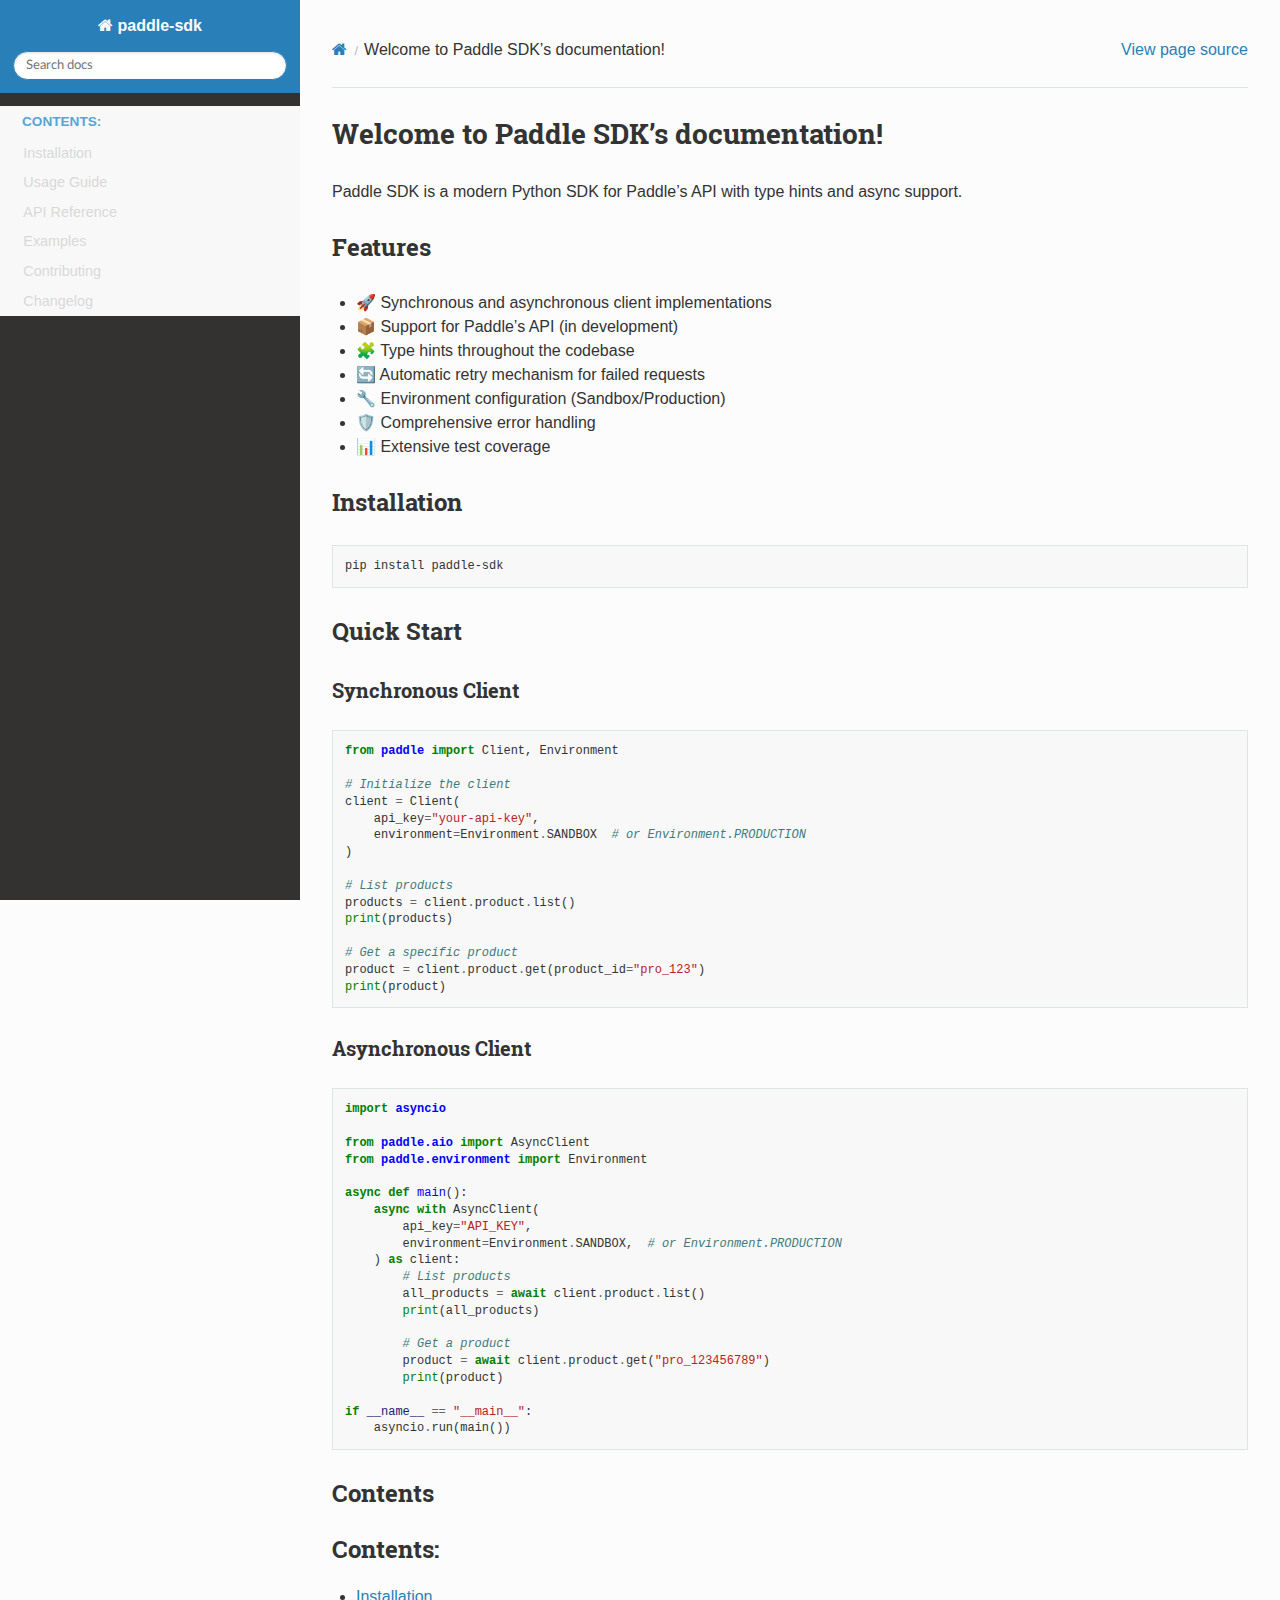
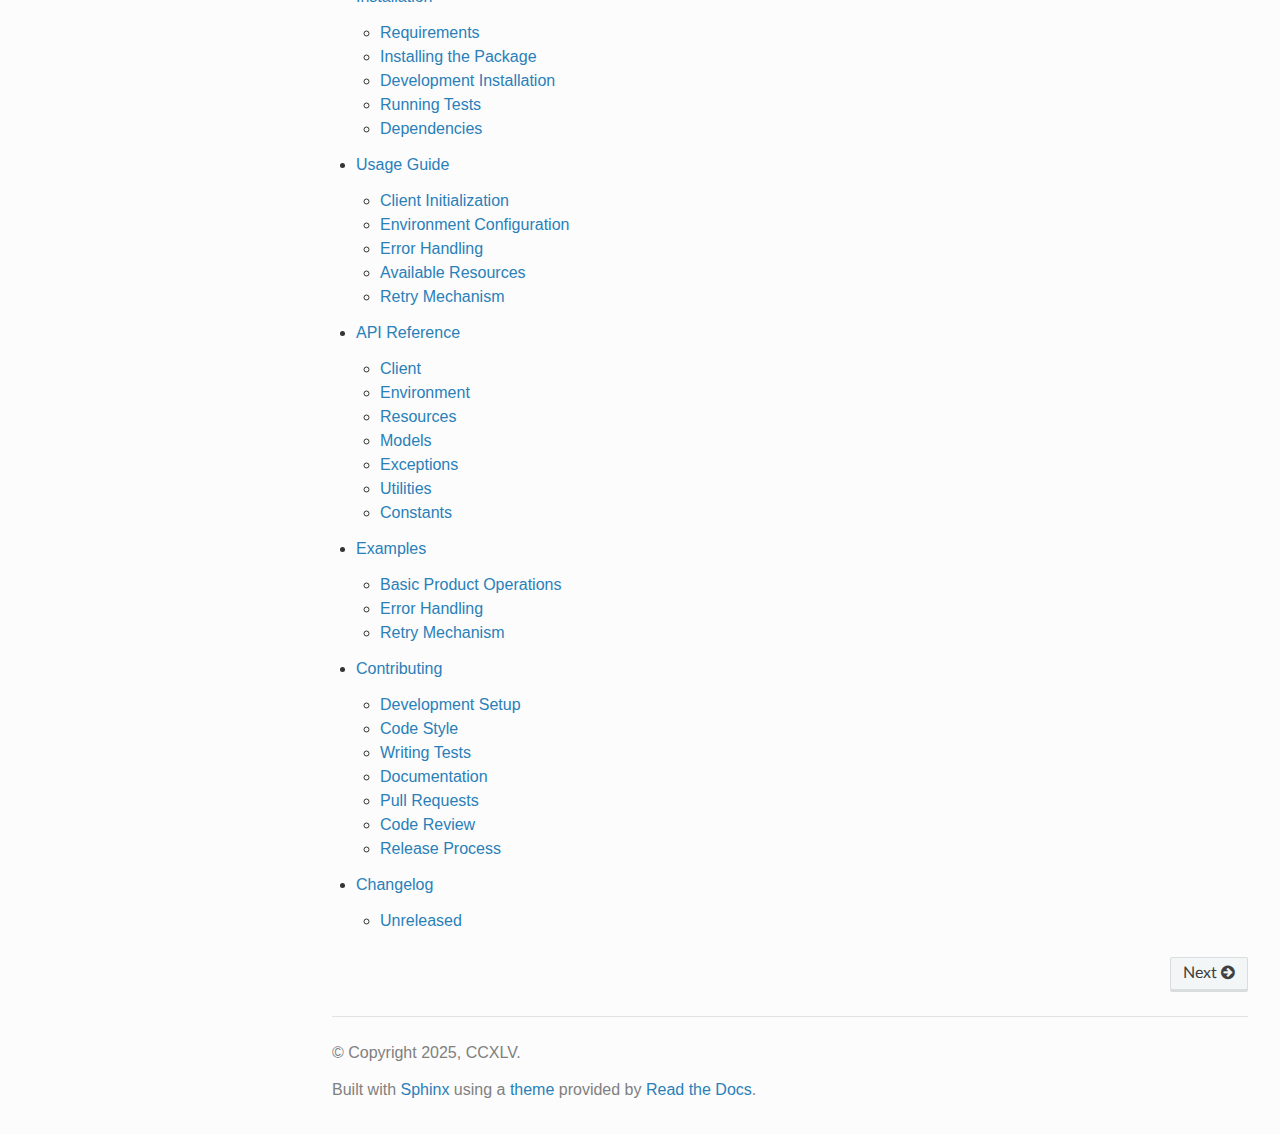
<file: index.html>
<!DOCTYPE html>
<html class="writer-html5" lang="en" data-content_root="./">
<head>
  <meta charset="utf-8" /><meta name="viewport" content="width=device-width, initial-scale=1" />

  <meta name="viewport" content="width=device-width, initial-scale=1.0" />
  <title>Welcome to Paddle SDK’s documentation! &mdash; paddle-sdk 0.1.0 documentation</title>
      <link rel="stylesheet" type="text/css" href="_static/pygments.css?v=b86133f3" />
      <link rel="stylesheet" type="text/css" href="_static/css/theme.css?v=e59714d7" />
      <link rel="stylesheet" type="text/css" href="_static/custom.css?v=563abbd3" />

  
    <link rel="canonical" href="https://ccxlv.github.io/paddle-sdk/index.html" />
      <script src="_static/jquery.js?v=5d32c60e"></script>
      <script src="_static/_sphinx_javascript_frameworks_compat.js?v=2cd50e6c"></script>
      <script src="_static/documentation_options.js?v=01f34227"></script>
      <script src="_static/doctools.js?v=9bcbadda"></script>
      <script src="_static/sphinx_highlight.js?v=dc90522c"></script>
    <script src="_static/js/theme.js"></script>
    <link rel="index" title="Index" href="genindex.html" />
    <link rel="search" title="Search" href="search.html" />
    <link rel="next" title="Installation" href="installation.html" />
    <link rel="icon" href="_static/favicon.ico" type="image/x-icon">
    <meta name="viewport" content="width=device-width, initial-scale=1.0">
    <meta name="description" content="Paddle SDK Documentation">
    <meta name="keywords" content="paddle, sdk, documentation">
    <link rel="stylesheet" href="_static/custom.css" type="text/css">
     

</head>

<body class="wy-body-for-nav"> 
  <div class="wy-grid-for-nav">
    <nav data-toggle="wy-nav-shift" class="wy-nav-side">
      <div class="wy-side-scroll">
        <div class="wy-side-nav-search"  style="background: #2980b9" >

          
          
          <a href="#" class="icon icon-home">
            paddle-sdk
          </a>
<div role="search">
  <form id="rtd-search-form" class="wy-form" action="search.html" method="get">
    <input type="text" name="q" placeholder="Search docs" aria-label="Search docs" />
    <input type="hidden" name="check_keywords" value="yes" />
    <input type="hidden" name="area" value="default" />
  </form>
</div>
        </div><div class="wy-menu wy-menu-vertical" data-spy="affix" role="navigation" aria-label="Navigation menu">
              <p class="caption" role="heading"><span class="caption-text">Contents:</span></p>
<ul>
<li class="toctree-l1"><a class="reference internal" href="installation.html">Installation</a></li>
<li class="toctree-l1"><a class="reference internal" href="usage.html">Usage Guide</a></li>
<li class="toctree-l1"><a class="reference internal" href="api.html">API Reference</a></li>
<li class="toctree-l1"><a class="reference internal" href="examples.html">Examples</a></li>
<li class="toctree-l1"><a class="reference internal" href="contributing.html">Contributing</a></li>
<li class="toctree-l1"><a class="reference internal" href="changelog.html">Changelog</a></li>
</ul>

        </div>
      </div>
    </nav>

    <section data-toggle="wy-nav-shift" class="wy-nav-content-wrap"><nav class="wy-nav-top" aria-label="Mobile navigation menu"  style="background: #2980b9" >
          <i data-toggle="wy-nav-top" class="fa fa-bars"></i>
          <a href="#">paddle-sdk</a>
      </nav>

      <div class="wy-nav-content">
        <div class="rst-content">
          <div role="navigation" aria-label="Page navigation">
  <ul class="wy-breadcrumbs">
      <li><a href="#" class="icon icon-home" aria-label="Home"></a></li>
      <li class="breadcrumb-item active">Welcome to Paddle SDK’s documentation!</li>
      <li class="wy-breadcrumbs-aside">
            <a href="_sources/index.rst.txt" rel="nofollow"> View page source</a>
      </li>
  </ul>
  <hr/>
</div>
          <div role="main" class="document" itemscope="itemscope" itemtype="http://schema.org/Article">
           <div itemprop="articleBody">
             
  <section id="welcome-to-paddle-sdk-s-documentation">
<h1>Welcome to Paddle SDK’s documentation!<a class="headerlink" href="#welcome-to-paddle-sdk-s-documentation" title="Link to this heading"></a></h1>
<p>Paddle SDK is a modern Python SDK for Paddle’s API with type hints and async support.</p>
<section id="features">
<h2>Features<a class="headerlink" href="#features" title="Link to this heading"></a></h2>
<ul class="simple">
<li><p>🚀 Synchronous and asynchronous client implementations</p></li>
<li><p>📦 Support for Paddle’s API (in development)</p></li>
<li><p>🧩 Type hints throughout the codebase</p></li>
<li><p>🔄 Automatic retry mechanism for failed requests</p></li>
<li><p>🔧 Environment configuration (Sandbox/Production)</p></li>
<li><p>🛡️ Comprehensive error handling</p></li>
<li><p>📊 Extensive test coverage</p></li>
</ul>
</section>
<section id="installation">
<h2>Installation<a class="headerlink" href="#installation" title="Link to this heading"></a></h2>
<div class="highlight-bash notranslate"><div class="highlight"><pre><span></span>pip<span class="w"> </span>install<span class="w"> </span>paddle-sdk
</pre></div>
</div>
</section>
<section id="quick-start">
<h2>Quick Start<a class="headerlink" href="#quick-start" title="Link to this heading"></a></h2>
<section id="synchronous-client">
<h3>Synchronous Client<a class="headerlink" href="#synchronous-client" title="Link to this heading"></a></h3>
<div class="highlight-python notranslate"><div class="highlight"><pre><span></span><span class="kn">from</span><span class="w"> </span><span class="nn">paddle</span><span class="w"> </span><span class="kn">import</span> <span class="n">Client</span><span class="p">,</span> <span class="n">Environment</span>

<span class="c1"># Initialize the client</span>
<span class="n">client</span> <span class="o">=</span> <span class="n">Client</span><span class="p">(</span>
    <span class="n">api_key</span><span class="o">=</span><span class="s2">&quot;your-api-key&quot;</span><span class="p">,</span>
    <span class="n">environment</span><span class="o">=</span><span class="n">Environment</span><span class="o">.</span><span class="n">SANDBOX</span>  <span class="c1"># or Environment.PRODUCTION</span>
<span class="p">)</span>

<span class="c1"># List products</span>
<span class="n">products</span> <span class="o">=</span> <span class="n">client</span><span class="o">.</span><span class="n">product</span><span class="o">.</span><span class="n">list</span><span class="p">()</span>
<span class="nb">print</span><span class="p">(</span><span class="n">products</span><span class="p">)</span>

<span class="c1"># Get a specific product</span>
<span class="n">product</span> <span class="o">=</span> <span class="n">client</span><span class="o">.</span><span class="n">product</span><span class="o">.</span><span class="n">get</span><span class="p">(</span><span class="n">product_id</span><span class="o">=</span><span class="s2">&quot;pro_123&quot;</span><span class="p">)</span>
<span class="nb">print</span><span class="p">(</span><span class="n">product</span><span class="p">)</span>
</pre></div>
</div>
</section>
<section id="asynchronous-client">
<h3>Asynchronous Client<a class="headerlink" href="#asynchronous-client" title="Link to this heading"></a></h3>
<div class="highlight-python notranslate"><div class="highlight"><pre><span></span><span class="kn">import</span><span class="w"> </span><span class="nn">asyncio</span>

<span class="kn">from</span><span class="w"> </span><span class="nn">paddle.aio</span><span class="w"> </span><span class="kn">import</span> <span class="n">AsyncClient</span>
<span class="kn">from</span><span class="w"> </span><span class="nn">paddle.environment</span><span class="w"> </span><span class="kn">import</span> <span class="n">Environment</span>

<span class="k">async</span> <span class="k">def</span><span class="w"> </span><span class="nf">main</span><span class="p">():</span>
    <span class="k">async</span> <span class="k">with</span> <span class="n">AsyncClient</span><span class="p">(</span>
        <span class="n">api_key</span><span class="o">=</span><span class="s2">&quot;API_KEY&quot;</span><span class="p">,</span>
        <span class="n">environment</span><span class="o">=</span><span class="n">Environment</span><span class="o">.</span><span class="n">SANDBOX</span><span class="p">,</span>  <span class="c1"># or Environment.PRODUCTION</span>
    <span class="p">)</span> <span class="k">as</span> <span class="n">client</span><span class="p">:</span>
        <span class="c1"># List products</span>
        <span class="n">all_products</span> <span class="o">=</span> <span class="k">await</span> <span class="n">client</span><span class="o">.</span><span class="n">product</span><span class="o">.</span><span class="n">list</span><span class="p">()</span>
        <span class="nb">print</span><span class="p">(</span><span class="n">all_products</span><span class="p">)</span>

        <span class="c1"># Get a product</span>
        <span class="n">product</span> <span class="o">=</span> <span class="k">await</span> <span class="n">client</span><span class="o">.</span><span class="n">product</span><span class="o">.</span><span class="n">get</span><span class="p">(</span><span class="s2">&quot;pro_123456789&quot;</span><span class="p">)</span>
        <span class="nb">print</span><span class="p">(</span><span class="n">product</span><span class="p">)</span>

<span class="k">if</span> <span class="vm">__name__</span> <span class="o">==</span> <span class="s2">&quot;__main__&quot;</span><span class="p">:</span>
    <span class="n">asyncio</span><span class="o">.</span><span class="n">run</span><span class="p">(</span><span class="n">main</span><span class="p">())</span>
</pre></div>
</div>
</section>
</section>
<section id="contents">
<h2>Contents<a class="headerlink" href="#contents" title="Link to this heading"></a></h2>
<div class="toctree-wrapper compound">
<p class="caption" role="heading"><span class="caption-text">Contents:</span></p>
<ul>
<li class="toctree-l1"><a class="reference internal" href="installation.html">Installation</a><ul>
<li class="toctree-l2"><a class="reference internal" href="installation.html#requirements">Requirements</a></li>
<li class="toctree-l2"><a class="reference internal" href="installation.html#installing-the-package">Installing the Package</a></li>
<li class="toctree-l2"><a class="reference internal" href="installation.html#development-installation">Development Installation</a></li>
<li class="toctree-l2"><a class="reference internal" href="installation.html#running-tests">Running Tests</a></li>
<li class="toctree-l2"><a class="reference internal" href="installation.html#dependencies">Dependencies</a></li>
</ul>
</li>
<li class="toctree-l1"><a class="reference internal" href="usage.html">Usage Guide</a><ul>
<li class="toctree-l2"><a class="reference internal" href="usage.html#client-initialization">Client Initialization</a></li>
<li class="toctree-l2"><a class="reference internal" href="usage.html#environment-configuration">Environment Configuration</a></li>
<li class="toctree-l2"><a class="reference internal" href="usage.html#error-handling">Error Handling</a></li>
<li class="toctree-l2"><a class="reference internal" href="usage.html#available-resources">Available Resources</a></li>
<li class="toctree-l2"><a class="reference internal" href="usage.html#retry-mechanism">Retry Mechanism</a></li>
</ul>
</li>
<li class="toctree-l1"><a class="reference internal" href="api.html">API Reference</a><ul>
<li class="toctree-l2"><a class="reference internal" href="api.html#client">Client</a></li>
<li class="toctree-l2"><a class="reference internal" href="api.html#environment">Environment</a></li>
<li class="toctree-l2"><a class="reference internal" href="api.html#resources">Resources</a></li>
<li class="toctree-l2"><a class="reference internal" href="api.html#models">Models</a></li>
<li class="toctree-l2"><a class="reference internal" href="api.html#exceptions">Exceptions</a></li>
<li class="toctree-l2"><a class="reference internal" href="api.html#utilities">Utilities</a></li>
<li class="toctree-l2"><a class="reference internal" href="api.html#constants">Constants</a></li>
</ul>
</li>
<li class="toctree-l1"><a class="reference internal" href="examples.html">Examples</a><ul>
<li class="toctree-l2"><a class="reference internal" href="examples.html#basic-product-operations">Basic Product Operations</a></li>
<li class="toctree-l2"><a class="reference internal" href="examples.html#error-handling">Error Handling</a></li>
<li class="toctree-l2"><a class="reference internal" href="examples.html#retry-mechanism">Retry Mechanism</a></li>
</ul>
</li>
<li class="toctree-l1"><a class="reference internal" href="contributing.html">Contributing</a><ul>
<li class="toctree-l2"><a class="reference internal" href="contributing.html#development-setup">Development Setup</a></li>
<li class="toctree-l2"><a class="reference internal" href="contributing.html#code-style">Code Style</a></li>
<li class="toctree-l2"><a class="reference internal" href="contributing.html#writing-tests">Writing Tests</a></li>
<li class="toctree-l2"><a class="reference internal" href="contributing.html#documentation">Documentation</a></li>
<li class="toctree-l2"><a class="reference internal" href="contributing.html#pull-requests">Pull Requests</a></li>
<li class="toctree-l2"><a class="reference internal" href="contributing.html#code-review">Code Review</a></li>
<li class="toctree-l2"><a class="reference internal" href="contributing.html#release-process">Release Process</a></li>
</ul>
</li>
<li class="toctree-l1"><a class="reference internal" href="changelog.html">Changelog</a><ul>
<li class="toctree-l2"><a class="reference internal" href="changelog.html#unreleased">Unreleased</a></li>
</ul>
</li>
</ul>
</div>
</section>
</section>


           </div>
          </div>
          <footer><div class="rst-footer-buttons" role="navigation" aria-label="Footer">
        <a href="installation.html" class="btn btn-neutral float-right" title="Installation" accesskey="n" rel="next">Next <span class="fa fa-arrow-circle-right" aria-hidden="true"></span></a>
    </div>

  <hr/>

  <div role="contentinfo">
    <p>&#169; Copyright 2025, CCXLV.</p>
  </div>

  Built with <a href="https://www.sphinx-doc.org/">Sphinx</a> using a
    <a href="https://github.com/readthedocs/sphinx_rtd_theme">theme</a>
    provided by <a href="https://readthedocs.org">Read the Docs</a>.
   

</footer>
        </div>
      </div>
    </section>
  </div>
  <script>
      jQuery(function () {
          SphinxRtdTheme.Navigation.enable(true);
      });
  </script>
    <div class="footer">
        <div class="footer-container">
            <div class="footer-content">
                <p>&copy; 2025, CCXLV. All rights reserved.</p>
                <p>Paddle SDK Version 0.1.0</p>
            </div>
            <div class="footer-links">
                <a href="https://github.com/ccxlv/paddle-sdk">GitHub</a>
            </div>
        </div>
    </div>
     


</body>
</html>
</file>
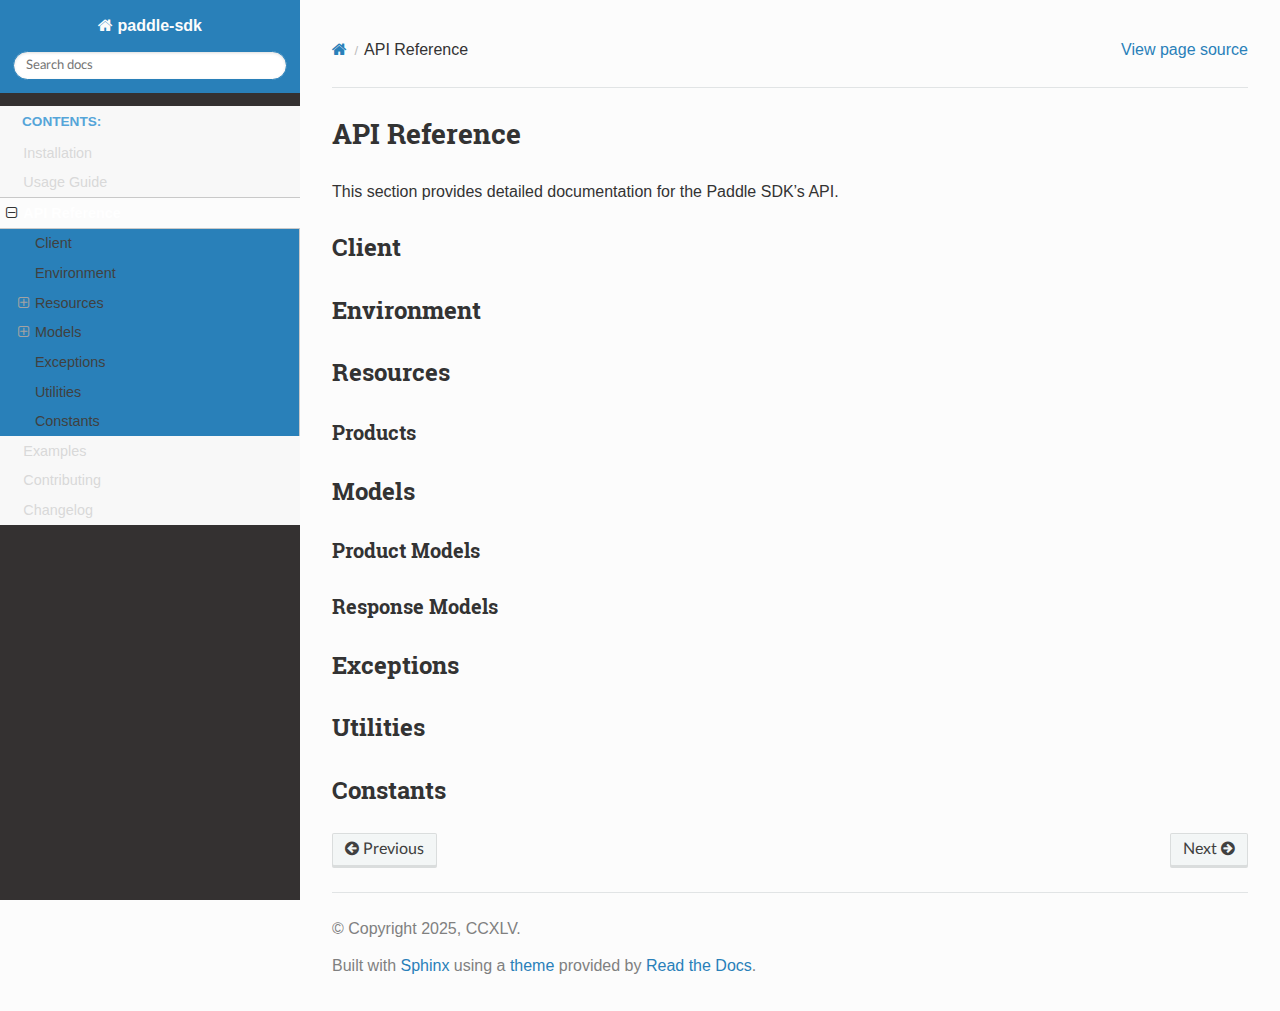
<file: api.html>
<!DOCTYPE html>
<html class="writer-html5" lang="en" data-content_root="./">
<head>
  <meta charset="utf-8" /><meta name="viewport" content="width=device-width, initial-scale=1" />

  <meta name="viewport" content="width=device-width, initial-scale=1.0" />
  <title>API Reference &mdash; paddle-sdk 0.1.0 documentation</title>
      <link rel="stylesheet" type="text/css" href="_static/pygments.css?v=b86133f3" />
      <link rel="stylesheet" type="text/css" href="_static/css/theme.css?v=e59714d7" />
      <link rel="stylesheet" type="text/css" href="_static/custom.css?v=563abbd3" />

  
    <link rel="canonical" href="https://ccxlv.github.io/paddle-sdk/api.html" />
      <script src="_static/jquery.js?v=5d32c60e"></script>
      <script src="_static/_sphinx_javascript_frameworks_compat.js?v=2cd50e6c"></script>
      <script src="_static/documentation_options.js?v=01f34227"></script>
      <script src="_static/doctools.js?v=9bcbadda"></script>
      <script src="_static/sphinx_highlight.js?v=dc90522c"></script>
    <script src="_static/js/theme.js"></script>
    <link rel="index" title="Index" href="genindex.html" />
    <link rel="search" title="Search" href="search.html" />
    <link rel="next" title="Examples" href="examples.html" />
    <link rel="prev" title="Usage Guide" href="usage.html" />
    <link rel="icon" href="_static/favicon.ico" type="image/x-icon">
    <meta name="viewport" content="width=device-width, initial-scale=1.0">
    <meta name="description" content="Paddle SDK Documentation">
    <meta name="keywords" content="paddle, sdk, documentation">
    <link rel="stylesheet" href="_static/custom.css" type="text/css">
     

</head>

<body class="wy-body-for-nav"> 
  <div class="wy-grid-for-nav">
    <nav data-toggle="wy-nav-shift" class="wy-nav-side">
      <div class="wy-side-scroll">
        <div class="wy-side-nav-search"  style="background: #2980b9" >

          
          
          <a href="index.html" class="icon icon-home">
            paddle-sdk
          </a>
<div role="search">
  <form id="rtd-search-form" class="wy-form" action="search.html" method="get">
    <input type="text" name="q" placeholder="Search docs" aria-label="Search docs" />
    <input type="hidden" name="check_keywords" value="yes" />
    <input type="hidden" name="area" value="default" />
  </form>
</div>
        </div><div class="wy-menu wy-menu-vertical" data-spy="affix" role="navigation" aria-label="Navigation menu">
              <p class="caption" role="heading"><span class="caption-text">Contents:</span></p>
<ul class="current">
<li class="toctree-l1"><a class="reference internal" href="installation.html">Installation</a></li>
<li class="toctree-l1"><a class="reference internal" href="usage.html">Usage Guide</a></li>
<li class="toctree-l1 current"><a class="current reference internal" href="#">API Reference</a><ul>
<li class="toctree-l2"><a class="reference internal" href="#client">Client</a></li>
<li class="toctree-l2"><a class="reference internal" href="#environment">Environment</a></li>
<li class="toctree-l2"><a class="reference internal" href="#resources">Resources</a><ul>
<li class="toctree-l3"><a class="reference internal" href="#products">Products</a></li>
</ul>
</li>
<li class="toctree-l2"><a class="reference internal" href="#models">Models</a><ul>
<li class="toctree-l3"><a class="reference internal" href="#product-models">Product Models</a></li>
<li class="toctree-l3"><a class="reference internal" href="#response-models">Response Models</a></li>
</ul>
</li>
<li class="toctree-l2"><a class="reference internal" href="#exceptions">Exceptions</a></li>
<li class="toctree-l2"><a class="reference internal" href="#utilities">Utilities</a></li>
<li class="toctree-l2"><a class="reference internal" href="#constants">Constants</a></li>
</ul>
</li>
<li class="toctree-l1"><a class="reference internal" href="examples.html">Examples</a></li>
<li class="toctree-l1"><a class="reference internal" href="contributing.html">Contributing</a></li>
<li class="toctree-l1"><a class="reference internal" href="changelog.html">Changelog</a></li>
</ul>

        </div>
      </div>
    </nav>

    <section data-toggle="wy-nav-shift" class="wy-nav-content-wrap"><nav class="wy-nav-top" aria-label="Mobile navigation menu"  style="background: #2980b9" >
          <i data-toggle="wy-nav-top" class="fa fa-bars"></i>
          <a href="index.html">paddle-sdk</a>
      </nav>

      <div class="wy-nav-content">
        <div class="rst-content">
          <div role="navigation" aria-label="Page navigation">
  <ul class="wy-breadcrumbs">
      <li><a href="index.html" class="icon icon-home" aria-label="Home"></a></li>
      <li class="breadcrumb-item active">API Reference</li>
      <li class="wy-breadcrumbs-aside">
            <a href="_sources/api.rst.txt" rel="nofollow"> View page source</a>
      </li>
  </ul>
  <hr/>
</div>
          <div role="main" class="document" itemscope="itemscope" itemtype="http://schema.org/Article">
           <div itemprop="articleBody">
             
  <section id="api-reference">
<h1>API Reference<a class="headerlink" href="#api-reference" title="Link to this heading"></a></h1>
<p>This section provides detailed documentation for the Paddle SDK’s API.</p>
<section id="client">
<h2>Client<a class="headerlink" href="#client" title="Link to this heading"></a></h2>
</section>
<section id="environment">
<h2>Environment<a class="headerlink" href="#environment" title="Link to this heading"></a></h2>
</section>
<section id="resources">
<h2>Resources<a class="headerlink" href="#resources" title="Link to this heading"></a></h2>
<section id="products">
<h3>Products<a class="headerlink" href="#products" title="Link to this heading"></a></h3>
</section>
</section>
<section id="models">
<h2>Models<a class="headerlink" href="#models" title="Link to this heading"></a></h2>
<section id="product-models">
<h3>Product Models<a class="headerlink" href="#product-models" title="Link to this heading"></a></h3>
</section>
<section id="response-models">
<h3>Response Models<a class="headerlink" href="#response-models" title="Link to this heading"></a></h3>
</section>
</section>
<section id="exceptions">
<h2>Exceptions<a class="headerlink" href="#exceptions" title="Link to this heading"></a></h2>
</section>
<section id="utilities">
<h2>Utilities<a class="headerlink" href="#utilities" title="Link to this heading"></a></h2>
</section>
<section id="constants">
<h2>Constants<a class="headerlink" href="#constants" title="Link to this heading"></a></h2>
</section>
</section>


           </div>
          </div>
          <footer><div class="rst-footer-buttons" role="navigation" aria-label="Footer">
        <a href="usage.html" class="btn btn-neutral float-left" title="Usage Guide" accesskey="p" rel="prev"><span class="fa fa-arrow-circle-left" aria-hidden="true"></span> Previous</a>
        <a href="examples.html" class="btn btn-neutral float-right" title="Examples" accesskey="n" rel="next">Next <span class="fa fa-arrow-circle-right" aria-hidden="true"></span></a>
    </div>

  <hr/>

  <div role="contentinfo">
    <p>&#169; Copyright 2025, CCXLV.</p>
  </div>

  Built with <a href="https://www.sphinx-doc.org/">Sphinx</a> using a
    <a href="https://github.com/readthedocs/sphinx_rtd_theme">theme</a>
    provided by <a href="https://readthedocs.org">Read the Docs</a>.
   

</footer>
        </div>
      </div>
    </section>
  </div>
  <script>
      jQuery(function () {
          SphinxRtdTheme.Navigation.enable(true);
      });
  </script>
    <div class="footer">
        <div class="footer-container">
            <div class="footer-content">
                <p>&copy; 2025, CCXLV. All rights reserved.</p>
                <p>Paddle SDK Version 0.1.0</p>
            </div>
            <div class="footer-links">
                <a href="https://github.com/ccxlv/paddle-sdk">GitHub</a>
            </div>
        </div>
    </div>
     


</body>
</html>
</file>
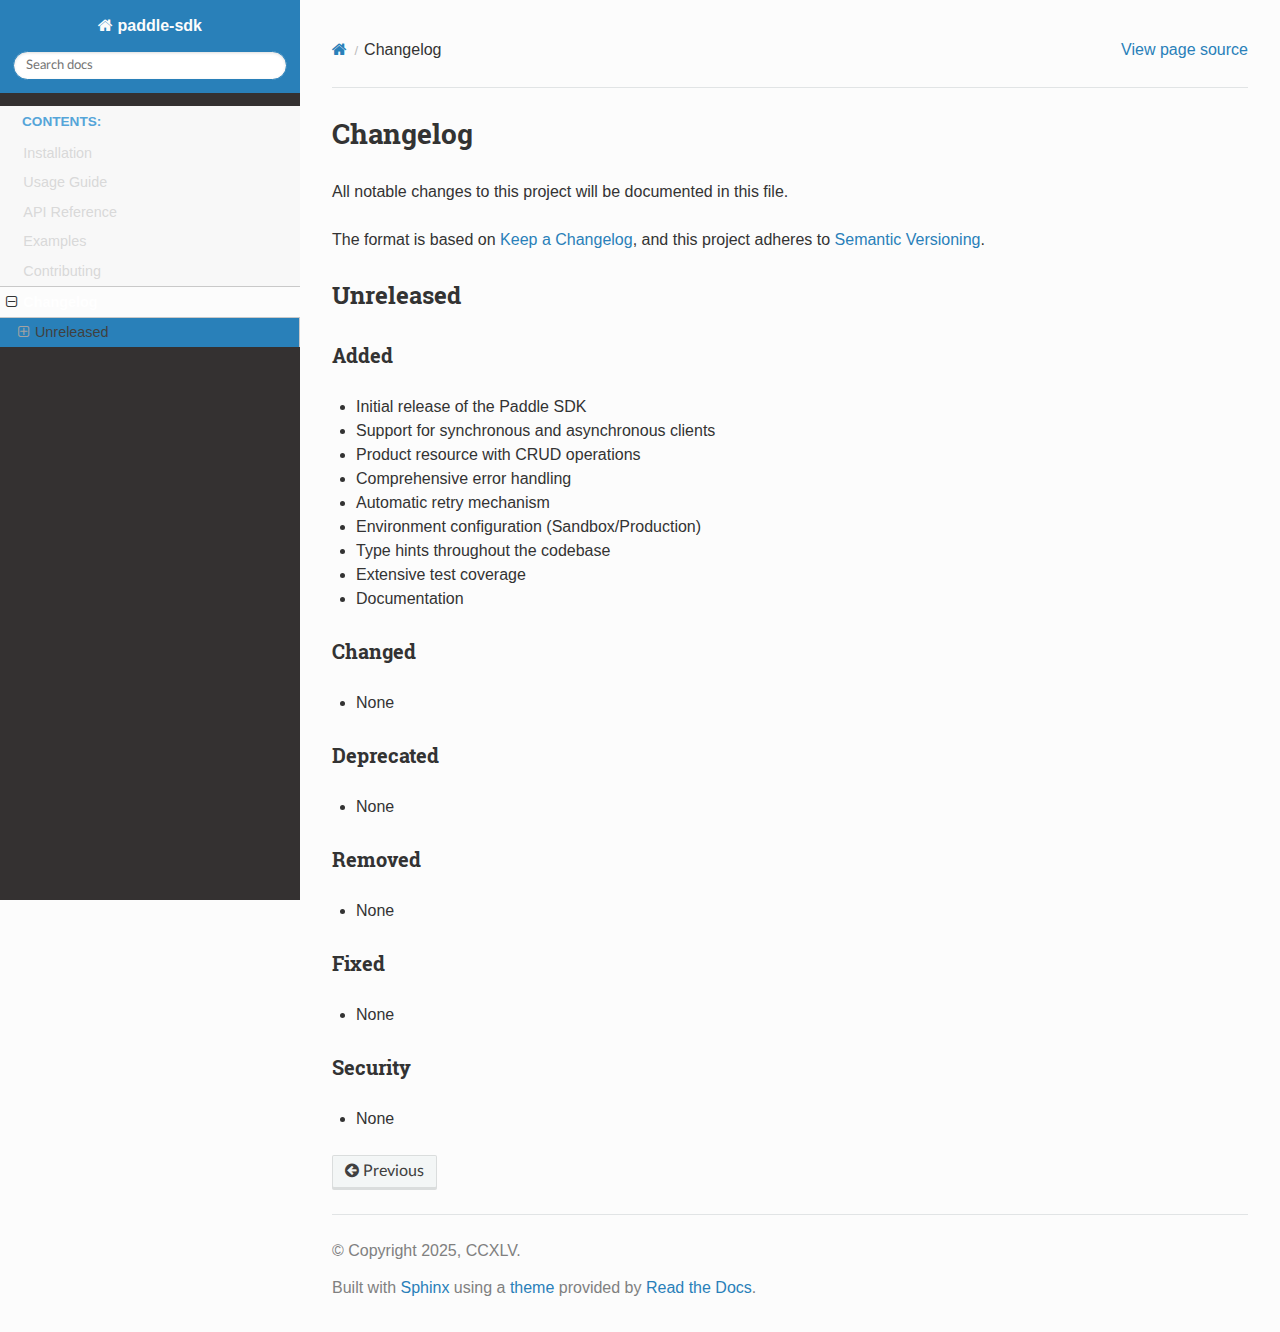
<file: changelog.html>
<!DOCTYPE html>
<html class="writer-html5" lang="en" data-content_root="./">
<head>
  <meta charset="utf-8" /><meta name="viewport" content="width=device-width, initial-scale=1" />

  <meta name="viewport" content="width=device-width, initial-scale=1.0" />
  <title>Changelog &mdash; paddle-sdk 0.1.0 documentation</title>
      <link rel="stylesheet" type="text/css" href="_static/pygments.css?v=b86133f3" />
      <link rel="stylesheet" type="text/css" href="_static/css/theme.css?v=e59714d7" />
      <link rel="stylesheet" type="text/css" href="_static/custom.css?v=563abbd3" />

  
    <link rel="canonical" href="https://ccxlv.github.io/paddle-sdk/changelog.html" />
      <script src="_static/jquery.js?v=5d32c60e"></script>
      <script src="_static/_sphinx_javascript_frameworks_compat.js?v=2cd50e6c"></script>
      <script src="_static/documentation_options.js?v=01f34227"></script>
      <script src="_static/doctools.js?v=9bcbadda"></script>
      <script src="_static/sphinx_highlight.js?v=dc90522c"></script>
    <script src="_static/js/theme.js"></script>
    <link rel="index" title="Index" href="genindex.html" />
    <link rel="search" title="Search" href="search.html" />
    <link rel="prev" title="Contributing" href="contributing.html" />
    <link rel="icon" href="_static/favicon.ico" type="image/x-icon">
    <meta name="viewport" content="width=device-width, initial-scale=1.0">
    <meta name="description" content="Paddle SDK Documentation">
    <meta name="keywords" content="paddle, sdk, documentation">
    <link rel="stylesheet" href="_static/custom.css" type="text/css">
     

</head>

<body class="wy-body-for-nav"> 
  <div class="wy-grid-for-nav">
    <nav data-toggle="wy-nav-shift" class="wy-nav-side">
      <div class="wy-side-scroll">
        <div class="wy-side-nav-search"  style="background: #2980b9" >

          
          
          <a href="index.html" class="icon icon-home">
            paddle-sdk
          </a>
<div role="search">
  <form id="rtd-search-form" class="wy-form" action="search.html" method="get">
    <input type="text" name="q" placeholder="Search docs" aria-label="Search docs" />
    <input type="hidden" name="check_keywords" value="yes" />
    <input type="hidden" name="area" value="default" />
  </form>
</div>
        </div><div class="wy-menu wy-menu-vertical" data-spy="affix" role="navigation" aria-label="Navigation menu">
              <p class="caption" role="heading"><span class="caption-text">Contents:</span></p>
<ul class="current">
<li class="toctree-l1"><a class="reference internal" href="installation.html">Installation</a></li>
<li class="toctree-l1"><a class="reference internal" href="usage.html">Usage Guide</a></li>
<li class="toctree-l1"><a class="reference internal" href="api.html">API Reference</a></li>
<li class="toctree-l1"><a class="reference internal" href="examples.html">Examples</a></li>
<li class="toctree-l1"><a class="reference internal" href="contributing.html">Contributing</a></li>
<li class="toctree-l1 current"><a class="current reference internal" href="#">Changelog</a><ul>
<li class="toctree-l2"><a class="reference internal" href="#unreleased">Unreleased</a><ul>
<li class="toctree-l3"><a class="reference internal" href="#added">Added</a></li>
<li class="toctree-l3"><a class="reference internal" href="#changed">Changed</a></li>
<li class="toctree-l3"><a class="reference internal" href="#deprecated">Deprecated</a></li>
<li class="toctree-l3"><a class="reference internal" href="#removed">Removed</a></li>
<li class="toctree-l3"><a class="reference internal" href="#fixed">Fixed</a></li>
<li class="toctree-l3"><a class="reference internal" href="#security">Security</a></li>
</ul>
</li>
</ul>
</li>
</ul>

        </div>
      </div>
    </nav>

    <section data-toggle="wy-nav-shift" class="wy-nav-content-wrap"><nav class="wy-nav-top" aria-label="Mobile navigation menu"  style="background: #2980b9" >
          <i data-toggle="wy-nav-top" class="fa fa-bars"></i>
          <a href="index.html">paddle-sdk</a>
      </nav>

      <div class="wy-nav-content">
        <div class="rst-content">
          <div role="navigation" aria-label="Page navigation">
  <ul class="wy-breadcrumbs">
      <li><a href="index.html" class="icon icon-home" aria-label="Home"></a></li>
      <li class="breadcrumb-item active">Changelog</li>
      <li class="wy-breadcrumbs-aside">
            <a href="_sources/changelog.rst.txt" rel="nofollow"> View page source</a>
      </li>
  </ul>
  <hr/>
</div>
          <div role="main" class="document" itemscope="itemscope" itemtype="http://schema.org/Article">
           <div itemprop="articleBody">
             
  <section id="changelog">
<h1>Changelog<a class="headerlink" href="#changelog" title="Link to this heading"></a></h1>
<p>All notable changes to this project will be documented in this file.</p>
<p>The format is based on <a class="reference external" href="https://keepachangelog.com/en/1.0.0/">Keep a Changelog</a>,
and this project adheres to <a class="reference external" href="https://semver.org/spec/v2.0.0.html">Semantic Versioning</a>.</p>
<section id="unreleased">
<h2>Unreleased<a class="headerlink" href="#unreleased" title="Link to this heading"></a></h2>
<section id="added">
<h3>Added<a class="headerlink" href="#added" title="Link to this heading"></a></h3>
<ul class="simple">
<li><p>Initial release of the Paddle SDK</p></li>
<li><p>Support for synchronous and asynchronous clients</p></li>
<li><p>Product resource with CRUD operations</p></li>
<li><p>Comprehensive error handling</p></li>
<li><p>Automatic retry mechanism</p></li>
<li><p>Environment configuration (Sandbox/Production)</p></li>
<li><p>Type hints throughout the codebase</p></li>
<li><p>Extensive test coverage</p></li>
<li><p>Documentation</p></li>
</ul>
</section>
<section id="changed">
<h3>Changed<a class="headerlink" href="#changed" title="Link to this heading"></a></h3>
<ul class="simple">
<li><p>None</p></li>
</ul>
</section>
<section id="deprecated">
<h3>Deprecated<a class="headerlink" href="#deprecated" title="Link to this heading"></a></h3>
<ul class="simple">
<li><p>None</p></li>
</ul>
</section>
<section id="removed">
<h3>Removed<a class="headerlink" href="#removed" title="Link to this heading"></a></h3>
<ul class="simple">
<li><p>None</p></li>
</ul>
</section>
<section id="fixed">
<h3>Fixed<a class="headerlink" href="#fixed" title="Link to this heading"></a></h3>
<ul class="simple">
<li><p>None</p></li>
</ul>
</section>
<section id="security">
<h3>Security<a class="headerlink" href="#security" title="Link to this heading"></a></h3>
<ul class="simple">
<li><p>None</p></li>
</ul>
</section>
</section>
</section>


           </div>
          </div>
          <footer><div class="rst-footer-buttons" role="navigation" aria-label="Footer">
        <a href="contributing.html" class="btn btn-neutral float-left" title="Contributing" accesskey="p" rel="prev"><span class="fa fa-arrow-circle-left" aria-hidden="true"></span> Previous</a>
    </div>

  <hr/>

  <div role="contentinfo">
    <p>&#169; Copyright 2025, CCXLV.</p>
  </div>

  Built with <a href="https://www.sphinx-doc.org/">Sphinx</a> using a
    <a href="https://github.com/readthedocs/sphinx_rtd_theme">theme</a>
    provided by <a href="https://readthedocs.org">Read the Docs</a>.
   

</footer>
        </div>
      </div>
    </section>
  </div>
  <script>
      jQuery(function () {
          SphinxRtdTheme.Navigation.enable(true);
      });
  </script>
    <div class="footer">
        <div class="footer-container">
            <div class="footer-content">
                <p>&copy; 2025, CCXLV. All rights reserved.</p>
                <p>Paddle SDK Version 0.1.0</p>
            </div>
            <div class="footer-links">
                <a href="https://github.com/ccxlv/paddle-sdk">GitHub</a>
            </div>
        </div>
    </div>
     


</body>
</html>
</file>
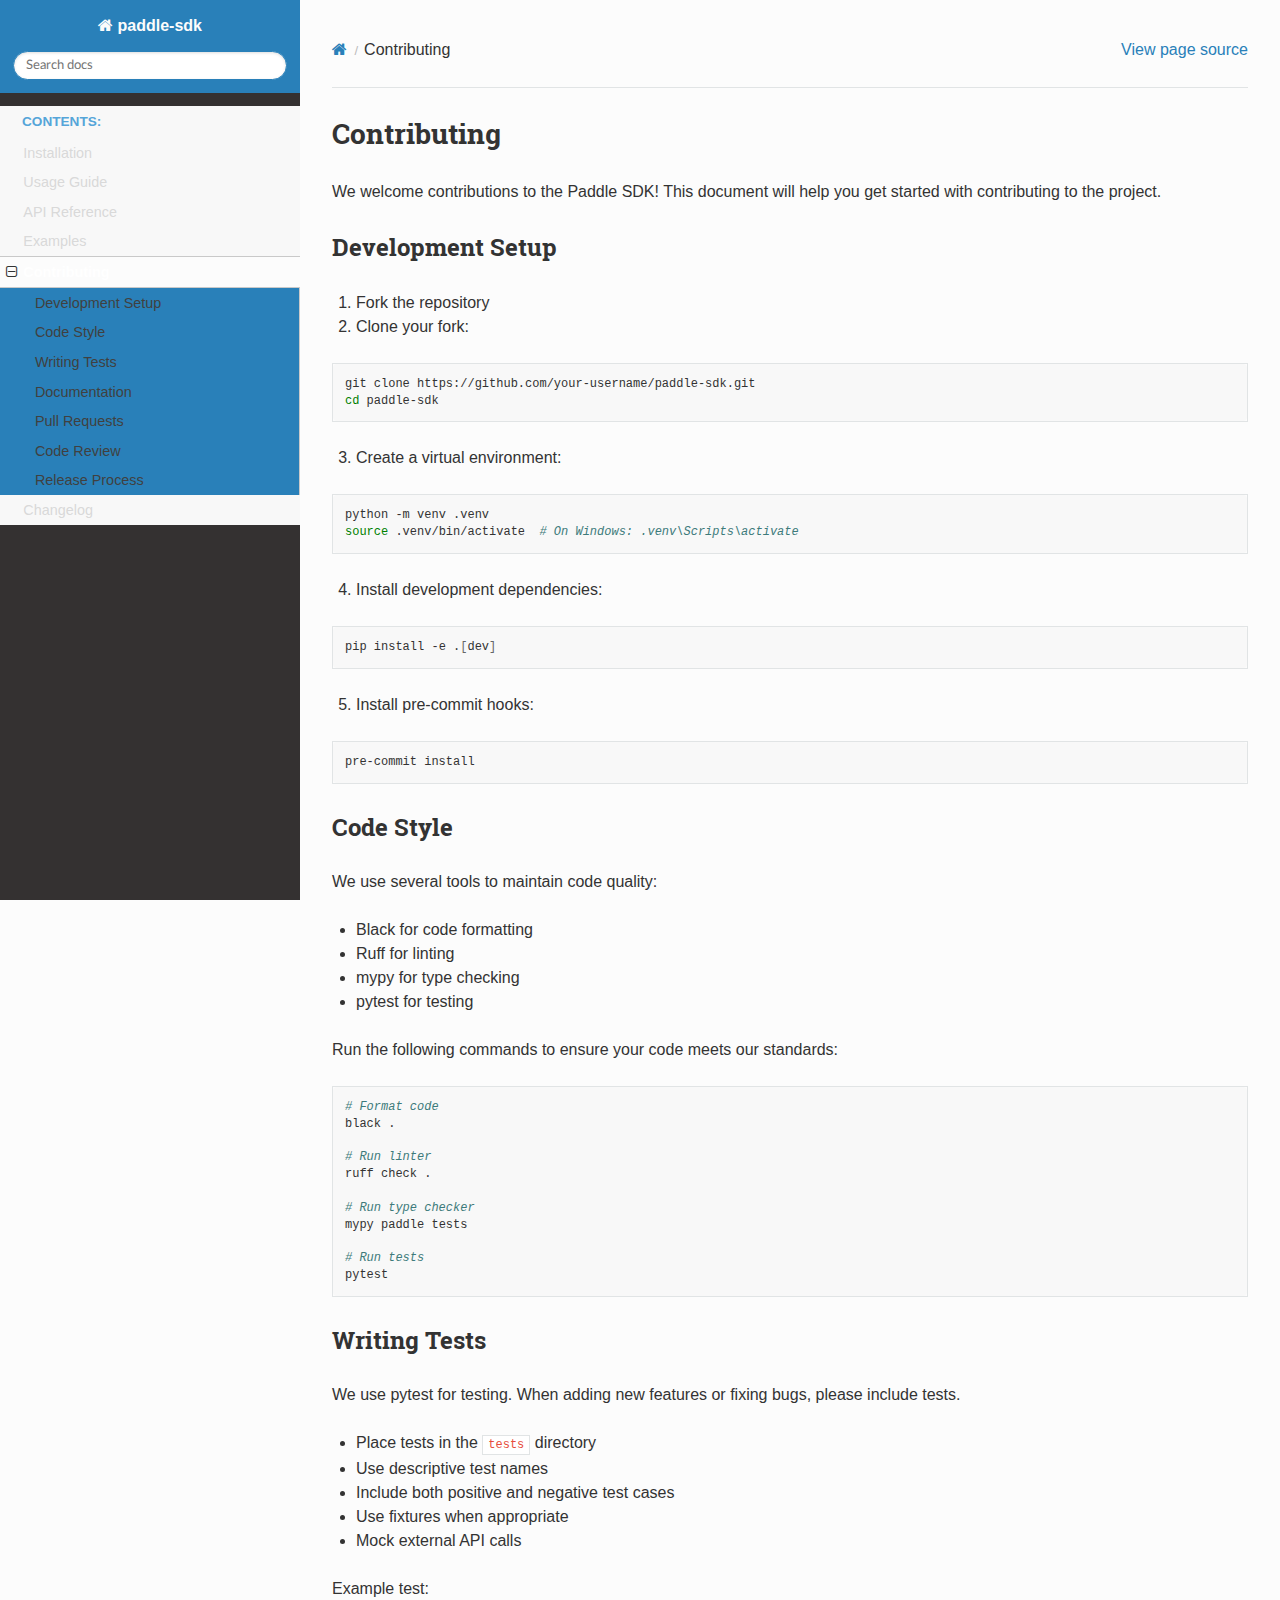
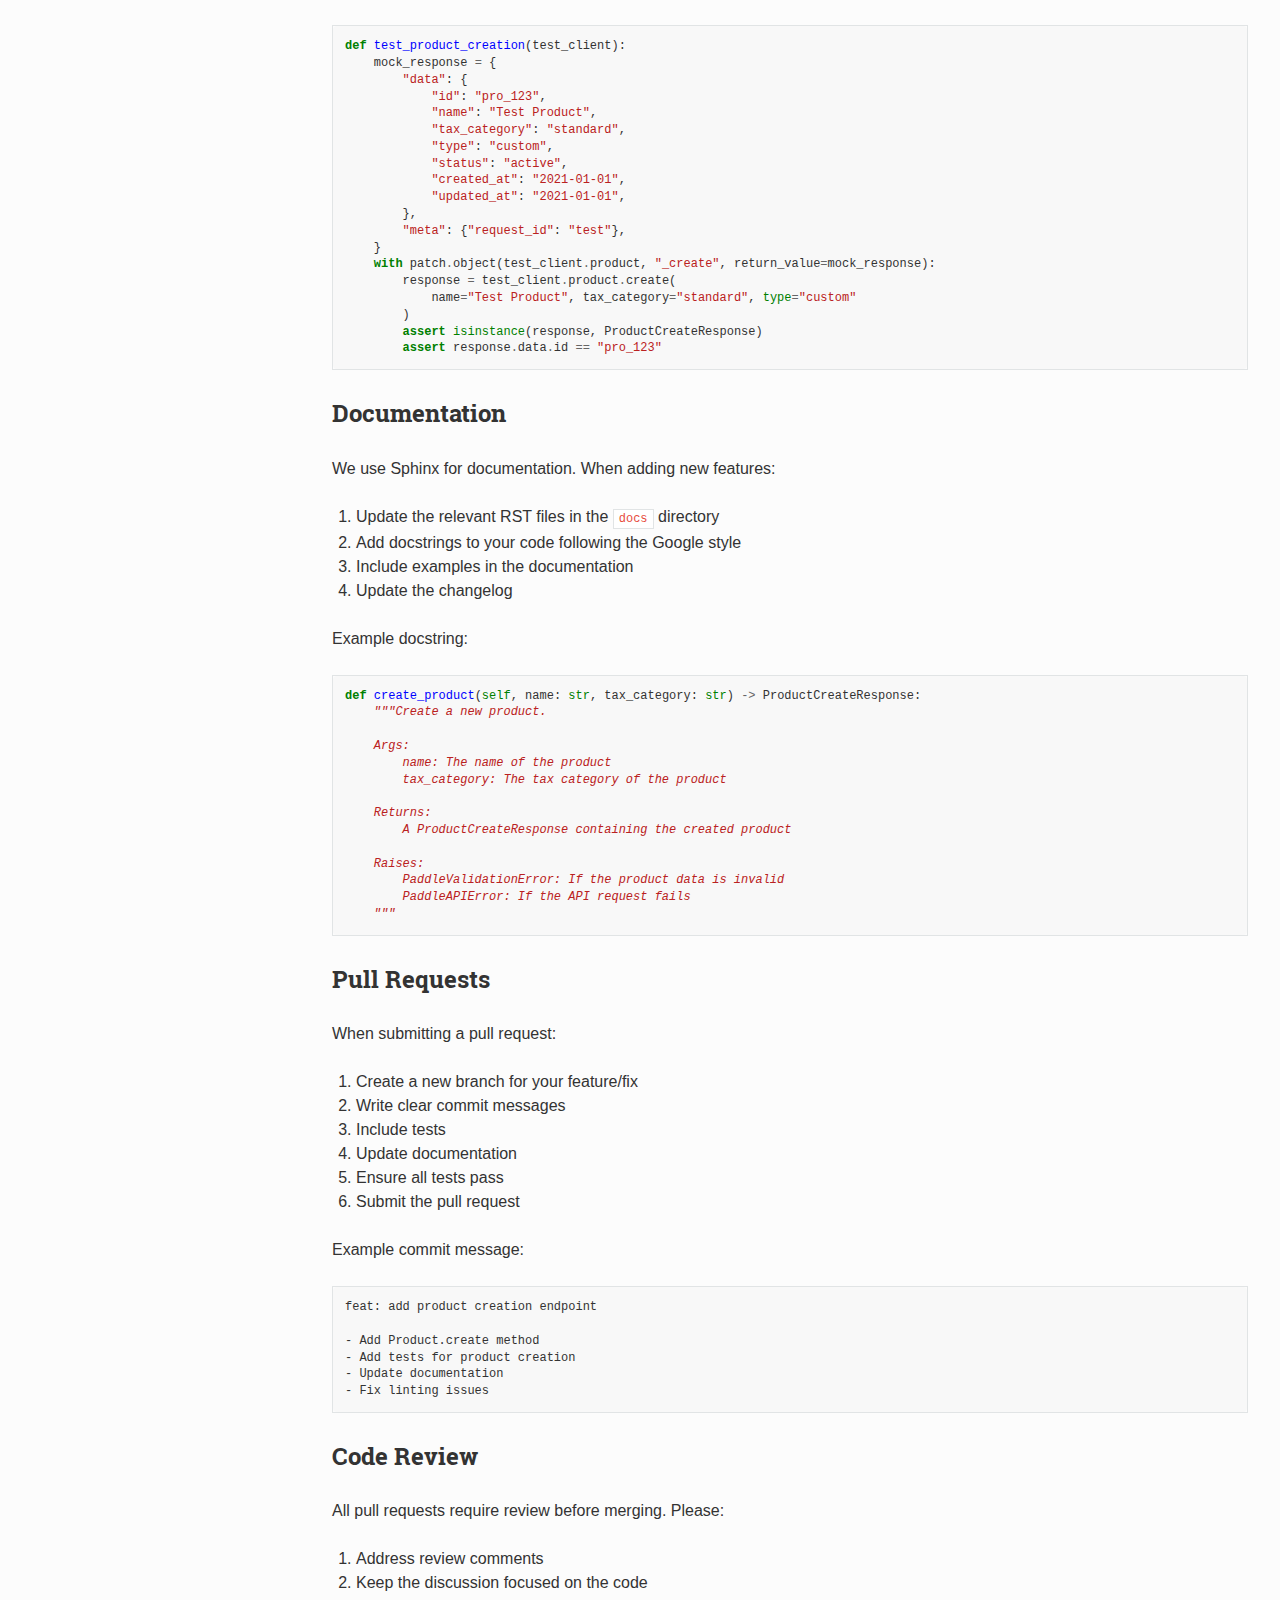
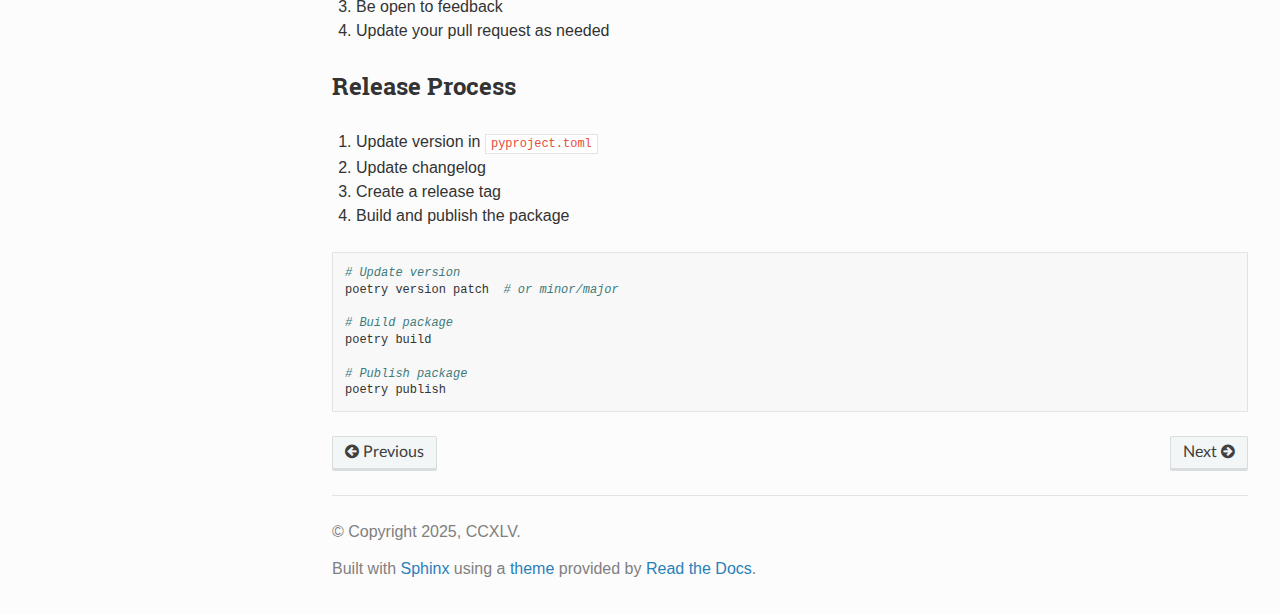
<file: contributing.html>
<!DOCTYPE html>
<html class="writer-html5" lang="en" data-content_root="./">
<head>
  <meta charset="utf-8" /><meta name="viewport" content="width=device-width, initial-scale=1" />

  <meta name="viewport" content="width=device-width, initial-scale=1.0" />
  <title>Contributing &mdash; paddle-sdk 0.1.0 documentation</title>
      <link rel="stylesheet" type="text/css" href="_static/pygments.css?v=b86133f3" />
      <link rel="stylesheet" type="text/css" href="_static/css/theme.css?v=e59714d7" />
      <link rel="stylesheet" type="text/css" href="_static/custom.css?v=563abbd3" />

  
    <link rel="canonical" href="https://ccxlv.github.io/paddle-sdk/contributing.html" />
      <script src="_static/jquery.js?v=5d32c60e"></script>
      <script src="_static/_sphinx_javascript_frameworks_compat.js?v=2cd50e6c"></script>
      <script src="_static/documentation_options.js?v=01f34227"></script>
      <script src="_static/doctools.js?v=9bcbadda"></script>
      <script src="_static/sphinx_highlight.js?v=dc90522c"></script>
    <script src="_static/js/theme.js"></script>
    <link rel="index" title="Index" href="genindex.html" />
    <link rel="search" title="Search" href="search.html" />
    <link rel="next" title="Changelog" href="changelog.html" />
    <link rel="prev" title="Examples" href="examples.html" />
    <link rel="icon" href="_static/favicon.ico" type="image/x-icon">
    <meta name="viewport" content="width=device-width, initial-scale=1.0">
    <meta name="description" content="Paddle SDK Documentation">
    <meta name="keywords" content="paddle, sdk, documentation">
    <link rel="stylesheet" href="_static/custom.css" type="text/css">
     

</head>

<body class="wy-body-for-nav"> 
  <div class="wy-grid-for-nav">
    <nav data-toggle="wy-nav-shift" class="wy-nav-side">
      <div class="wy-side-scroll">
        <div class="wy-side-nav-search"  style="background: #2980b9" >

          
          
          <a href="index.html" class="icon icon-home">
            paddle-sdk
          </a>
<div role="search">
  <form id="rtd-search-form" class="wy-form" action="search.html" method="get">
    <input type="text" name="q" placeholder="Search docs" aria-label="Search docs" />
    <input type="hidden" name="check_keywords" value="yes" />
    <input type="hidden" name="area" value="default" />
  </form>
</div>
        </div><div class="wy-menu wy-menu-vertical" data-spy="affix" role="navigation" aria-label="Navigation menu">
              <p class="caption" role="heading"><span class="caption-text">Contents:</span></p>
<ul class="current">
<li class="toctree-l1"><a class="reference internal" href="installation.html">Installation</a></li>
<li class="toctree-l1"><a class="reference internal" href="usage.html">Usage Guide</a></li>
<li class="toctree-l1"><a class="reference internal" href="api.html">API Reference</a></li>
<li class="toctree-l1"><a class="reference internal" href="examples.html">Examples</a></li>
<li class="toctree-l1 current"><a class="current reference internal" href="#">Contributing</a><ul>
<li class="toctree-l2"><a class="reference internal" href="#development-setup">Development Setup</a></li>
<li class="toctree-l2"><a class="reference internal" href="#code-style">Code Style</a></li>
<li class="toctree-l2"><a class="reference internal" href="#writing-tests">Writing Tests</a></li>
<li class="toctree-l2"><a class="reference internal" href="#documentation">Documentation</a></li>
<li class="toctree-l2"><a class="reference internal" href="#pull-requests">Pull Requests</a></li>
<li class="toctree-l2"><a class="reference internal" href="#code-review">Code Review</a></li>
<li class="toctree-l2"><a class="reference internal" href="#release-process">Release Process</a></li>
</ul>
</li>
<li class="toctree-l1"><a class="reference internal" href="changelog.html">Changelog</a></li>
</ul>

        </div>
      </div>
    </nav>

    <section data-toggle="wy-nav-shift" class="wy-nav-content-wrap"><nav class="wy-nav-top" aria-label="Mobile navigation menu"  style="background: #2980b9" >
          <i data-toggle="wy-nav-top" class="fa fa-bars"></i>
          <a href="index.html">paddle-sdk</a>
      </nav>

      <div class="wy-nav-content">
        <div class="rst-content">
          <div role="navigation" aria-label="Page navigation">
  <ul class="wy-breadcrumbs">
      <li><a href="index.html" class="icon icon-home" aria-label="Home"></a></li>
      <li class="breadcrumb-item active">Contributing</li>
      <li class="wy-breadcrumbs-aside">
            <a href="_sources/contributing.rst.txt" rel="nofollow"> View page source</a>
      </li>
  </ul>
  <hr/>
</div>
          <div role="main" class="document" itemscope="itemscope" itemtype="http://schema.org/Article">
           <div itemprop="articleBody">
             
  <section id="contributing">
<h1>Contributing<a class="headerlink" href="#contributing" title="Link to this heading"></a></h1>
<p>We welcome contributions to the Paddle SDK! This document will help you get started with contributing to the project.</p>
<section id="development-setup">
<h2>Development Setup<a class="headerlink" href="#development-setup" title="Link to this heading"></a></h2>
<ol class="arabic simple">
<li><p>Fork the repository</p></li>
<li><p>Clone your fork:</p></li>
</ol>
<div class="highlight-bash notranslate"><div class="highlight"><pre><span></span>git<span class="w"> </span>clone<span class="w"> </span>https://github.com/your-username/paddle-sdk.git
<span class="nb">cd</span><span class="w"> </span>paddle-sdk
</pre></div>
</div>
<ol class="arabic simple" start="3">
<li><p>Create a virtual environment:</p></li>
</ol>
<div class="highlight-bash notranslate"><div class="highlight"><pre><span></span>python<span class="w"> </span>-m<span class="w"> </span>venv<span class="w"> </span>.venv
<span class="nb">source</span><span class="w"> </span>.venv/bin/activate<span class="w">  </span><span class="c1"># On Windows: .venv\Scripts\activate</span>
</pre></div>
</div>
<ol class="arabic simple" start="4">
<li><p>Install development dependencies:</p></li>
</ol>
<div class="highlight-bash notranslate"><div class="highlight"><pre><span></span>pip<span class="w"> </span>install<span class="w"> </span>-e<span class="w"> </span>.<span class="o">[</span>dev<span class="o">]</span>
</pre></div>
</div>
<ol class="arabic simple" start="5">
<li><p>Install pre-commit hooks:</p></li>
</ol>
<div class="highlight-bash notranslate"><div class="highlight"><pre><span></span>pre-commit<span class="w"> </span>install
</pre></div>
</div>
</section>
<section id="code-style">
<h2>Code Style<a class="headerlink" href="#code-style" title="Link to this heading"></a></h2>
<p>We use several tools to maintain code quality:</p>
<ul class="simple">
<li><p>Black for code formatting</p></li>
<li><p>Ruff for linting</p></li>
<li><p>mypy for type checking</p></li>
<li><p>pytest for testing</p></li>
</ul>
<p>Run the following commands to ensure your code meets our standards:</p>
<div class="highlight-bash notranslate"><div class="highlight"><pre><span></span><span class="c1"># Format code</span>
black<span class="w"> </span>.

<span class="c1"># Run linter</span>
ruff<span class="w"> </span>check<span class="w"> </span>.

<span class="c1"># Run type checker</span>
mypy<span class="w"> </span>paddle<span class="w"> </span>tests

<span class="c1"># Run tests</span>
pytest
</pre></div>
</div>
</section>
<section id="writing-tests">
<h2>Writing Tests<a class="headerlink" href="#writing-tests" title="Link to this heading"></a></h2>
<p>We use pytest for testing. When adding new features or fixing bugs, please include tests.</p>
<ul class="simple">
<li><p>Place tests in the <code class="docutils literal notranslate"><span class="pre">tests</span></code> directory</p></li>
<li><p>Use descriptive test names</p></li>
<li><p>Include both positive and negative test cases</p></li>
<li><p>Use fixtures when appropriate</p></li>
<li><p>Mock external API calls</p></li>
</ul>
<p>Example test:</p>
<div class="highlight-python notranslate"><div class="highlight"><pre><span></span><span class="k">def</span><span class="w"> </span><span class="nf">test_product_creation</span><span class="p">(</span><span class="n">test_client</span><span class="p">):</span>
    <span class="n">mock_response</span> <span class="o">=</span> <span class="p">{</span>
        <span class="s2">&quot;data&quot;</span><span class="p">:</span> <span class="p">{</span>
            <span class="s2">&quot;id&quot;</span><span class="p">:</span> <span class="s2">&quot;pro_123&quot;</span><span class="p">,</span>
            <span class="s2">&quot;name&quot;</span><span class="p">:</span> <span class="s2">&quot;Test Product&quot;</span><span class="p">,</span>
            <span class="s2">&quot;tax_category&quot;</span><span class="p">:</span> <span class="s2">&quot;standard&quot;</span><span class="p">,</span>
            <span class="s2">&quot;type&quot;</span><span class="p">:</span> <span class="s2">&quot;custom&quot;</span><span class="p">,</span>
            <span class="s2">&quot;status&quot;</span><span class="p">:</span> <span class="s2">&quot;active&quot;</span><span class="p">,</span>
            <span class="s2">&quot;created_at&quot;</span><span class="p">:</span> <span class="s2">&quot;2021-01-01&quot;</span><span class="p">,</span>
            <span class="s2">&quot;updated_at&quot;</span><span class="p">:</span> <span class="s2">&quot;2021-01-01&quot;</span><span class="p">,</span>
        <span class="p">},</span>
        <span class="s2">&quot;meta&quot;</span><span class="p">:</span> <span class="p">{</span><span class="s2">&quot;request_id&quot;</span><span class="p">:</span> <span class="s2">&quot;test&quot;</span><span class="p">},</span>
    <span class="p">}</span>
    <span class="k">with</span> <span class="n">patch</span><span class="o">.</span><span class="n">object</span><span class="p">(</span><span class="n">test_client</span><span class="o">.</span><span class="n">product</span><span class="p">,</span> <span class="s2">&quot;_create&quot;</span><span class="p">,</span> <span class="n">return_value</span><span class="o">=</span><span class="n">mock_response</span><span class="p">):</span>
        <span class="n">response</span> <span class="o">=</span> <span class="n">test_client</span><span class="o">.</span><span class="n">product</span><span class="o">.</span><span class="n">create</span><span class="p">(</span>
            <span class="n">name</span><span class="o">=</span><span class="s2">&quot;Test Product&quot;</span><span class="p">,</span> <span class="n">tax_category</span><span class="o">=</span><span class="s2">&quot;standard&quot;</span><span class="p">,</span> <span class="nb">type</span><span class="o">=</span><span class="s2">&quot;custom&quot;</span>
        <span class="p">)</span>
        <span class="k">assert</span> <span class="nb">isinstance</span><span class="p">(</span><span class="n">response</span><span class="p">,</span> <span class="n">ProductCreateResponse</span><span class="p">)</span>
        <span class="k">assert</span> <span class="n">response</span><span class="o">.</span><span class="n">data</span><span class="o">.</span><span class="n">id</span> <span class="o">==</span> <span class="s2">&quot;pro_123&quot;</span>
</pre></div>
</div>
</section>
<section id="documentation">
<h2>Documentation<a class="headerlink" href="#documentation" title="Link to this heading"></a></h2>
<p>We use Sphinx for documentation. When adding new features:</p>
<ol class="arabic simple">
<li><p>Update the relevant RST files in the <code class="docutils literal notranslate"><span class="pre">docs</span></code> directory</p></li>
<li><p>Add docstrings to your code following the Google style</p></li>
<li><p>Include examples in the documentation</p></li>
<li><p>Update the changelog</p></li>
</ol>
<p>Example docstring:</p>
<div class="highlight-python notranslate"><div class="highlight"><pre><span></span><span class="k">def</span><span class="w"> </span><span class="nf">create_product</span><span class="p">(</span><span class="bp">self</span><span class="p">,</span> <span class="n">name</span><span class="p">:</span> <span class="nb">str</span><span class="p">,</span> <span class="n">tax_category</span><span class="p">:</span> <span class="nb">str</span><span class="p">)</span> <span class="o">-&gt;</span> <span class="n">ProductCreateResponse</span><span class="p">:</span>
<span class="w">    </span><span class="sd">&quot;&quot;&quot;Create a new product.</span>

<span class="sd">    Args:</span>
<span class="sd">        name: The name of the product</span>
<span class="sd">        tax_category: The tax category of the product</span>

<span class="sd">    Returns:</span>
<span class="sd">        A ProductCreateResponse containing the created product</span>

<span class="sd">    Raises:</span>
<span class="sd">        PaddleValidationError: If the product data is invalid</span>
<span class="sd">        PaddleAPIError: If the API request fails</span>
<span class="sd">    &quot;&quot;&quot;</span>
</pre></div>
</div>
</section>
<section id="pull-requests">
<h2>Pull Requests<a class="headerlink" href="#pull-requests" title="Link to this heading"></a></h2>
<p>When submitting a pull request:</p>
<ol class="arabic simple">
<li><p>Create a new branch for your feature/fix</p></li>
<li><p>Write clear commit messages</p></li>
<li><p>Include tests</p></li>
<li><p>Update documentation</p></li>
<li><p>Ensure all tests pass</p></li>
<li><p>Submit the pull request</p></li>
</ol>
<p>Example commit message:</p>
<div class="highlight-text notranslate"><div class="highlight"><pre><span></span>feat: add product creation endpoint

- Add Product.create method
- Add tests for product creation
- Update documentation
- Fix linting issues
</pre></div>
</div>
</section>
<section id="code-review">
<h2>Code Review<a class="headerlink" href="#code-review" title="Link to this heading"></a></h2>
<p>All pull requests require review before merging. Please:</p>
<ol class="arabic simple">
<li><p>Address review comments</p></li>
<li><p>Keep the discussion focused on the code</p></li>
<li><p>Be open to feedback</p></li>
<li><p>Update your pull request as needed</p></li>
</ol>
</section>
<section id="release-process">
<h2>Release Process<a class="headerlink" href="#release-process" title="Link to this heading"></a></h2>
<ol class="arabic simple">
<li><p>Update version in <code class="docutils literal notranslate"><span class="pre">pyproject.toml</span></code></p></li>
<li><p>Update changelog</p></li>
<li><p>Create a release tag</p></li>
<li><p>Build and publish the package</p></li>
</ol>
<div class="highlight-bash notranslate"><div class="highlight"><pre><span></span><span class="c1"># Update version</span>
poetry<span class="w"> </span>version<span class="w"> </span>patch<span class="w">  </span><span class="c1"># or minor/major</span>

<span class="c1"># Build package</span>
poetry<span class="w"> </span>build

<span class="c1"># Publish package</span>
poetry<span class="w"> </span>publish
</pre></div>
</div>
</section>
</section>


           </div>
          </div>
          <footer><div class="rst-footer-buttons" role="navigation" aria-label="Footer">
        <a href="examples.html" class="btn btn-neutral float-left" title="Examples" accesskey="p" rel="prev"><span class="fa fa-arrow-circle-left" aria-hidden="true"></span> Previous</a>
        <a href="changelog.html" class="btn btn-neutral float-right" title="Changelog" accesskey="n" rel="next">Next <span class="fa fa-arrow-circle-right" aria-hidden="true"></span></a>
    </div>

  <hr/>

  <div role="contentinfo">
    <p>&#169; Copyright 2025, CCXLV.</p>
  </div>

  Built with <a href="https://www.sphinx-doc.org/">Sphinx</a> using a
    <a href="https://github.com/readthedocs/sphinx_rtd_theme">theme</a>
    provided by <a href="https://readthedocs.org">Read the Docs</a>.
   

</footer>
        </div>
      </div>
    </section>
  </div>
  <script>
      jQuery(function () {
          SphinxRtdTheme.Navigation.enable(true);
      });
  </script>
    <div class="footer">
        <div class="footer-container">
            <div class="footer-content">
                <p>&copy; 2025, CCXLV. All rights reserved.</p>
                <p>Paddle SDK Version 0.1.0</p>
            </div>
            <div class="footer-links">
                <a href="https://github.com/ccxlv/paddle-sdk">GitHub</a>
            </div>
        </div>
    </div>
     


</body>
</html>
</file>
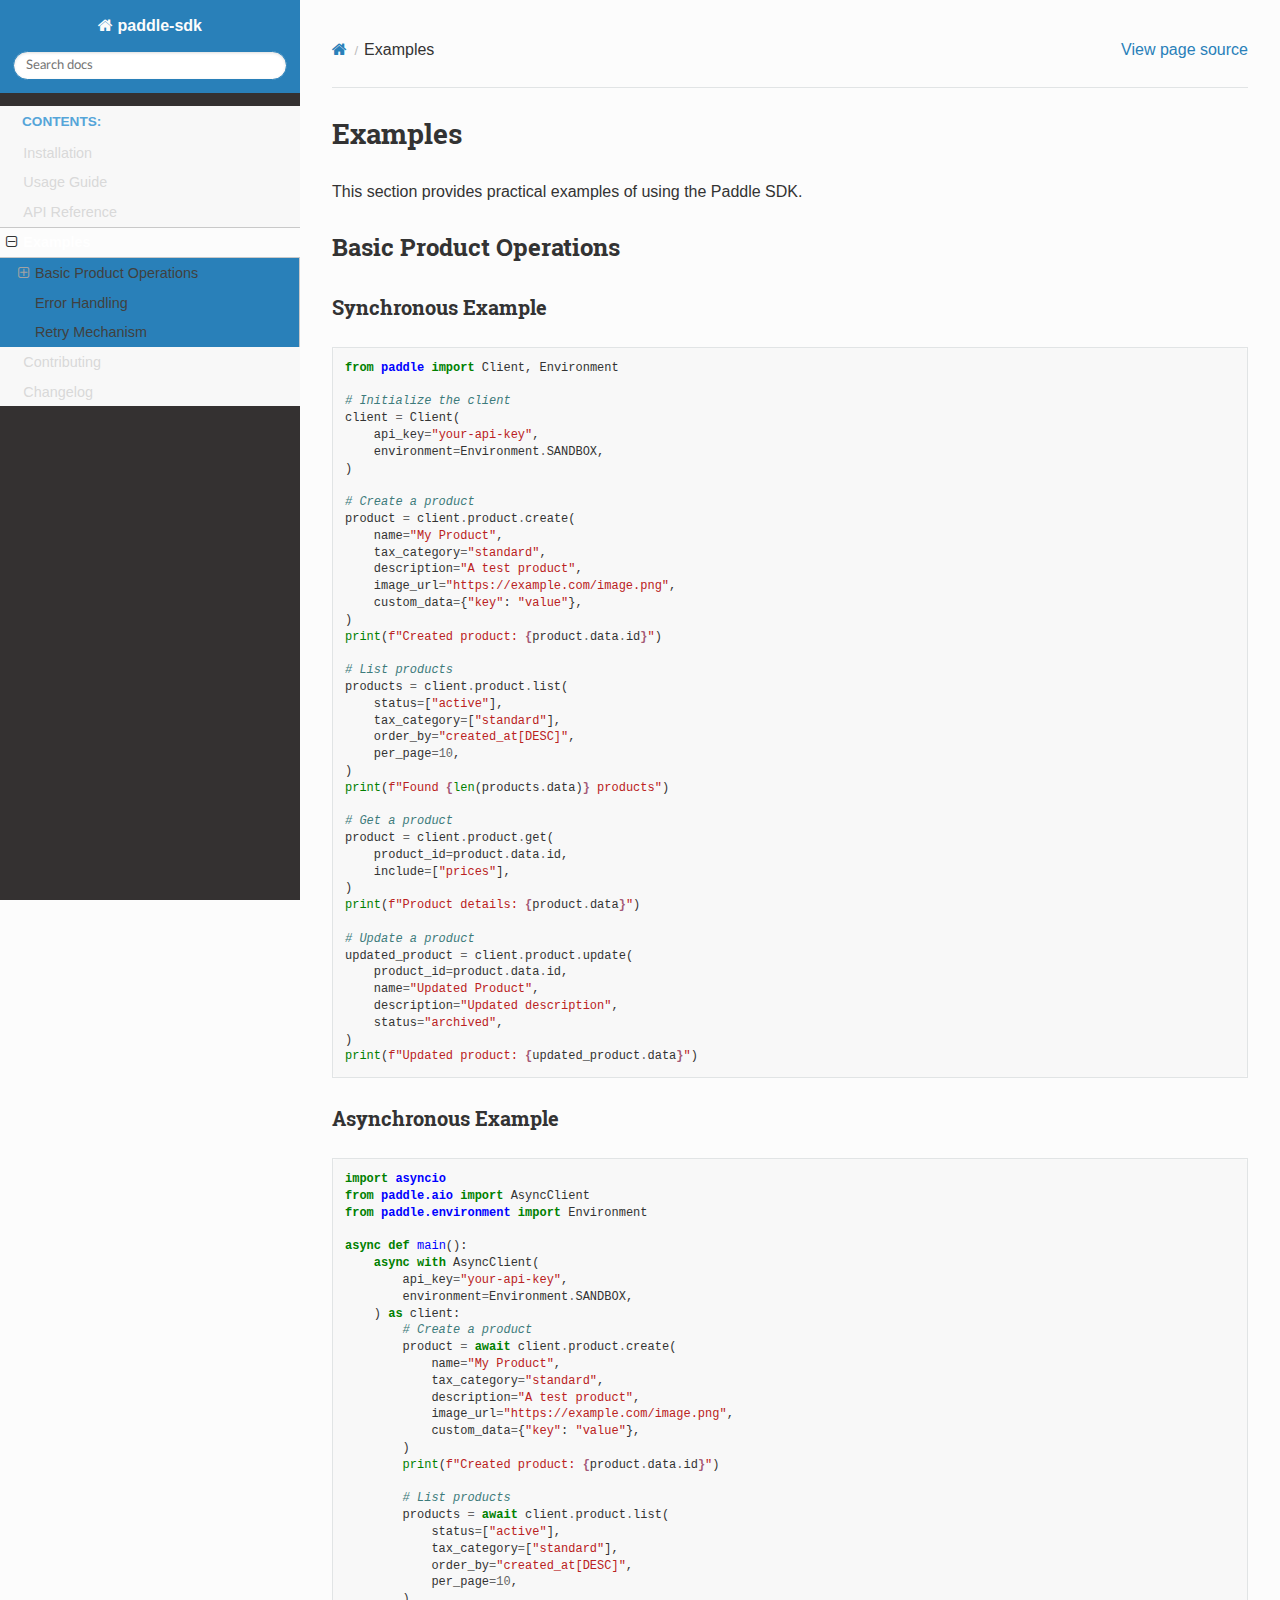
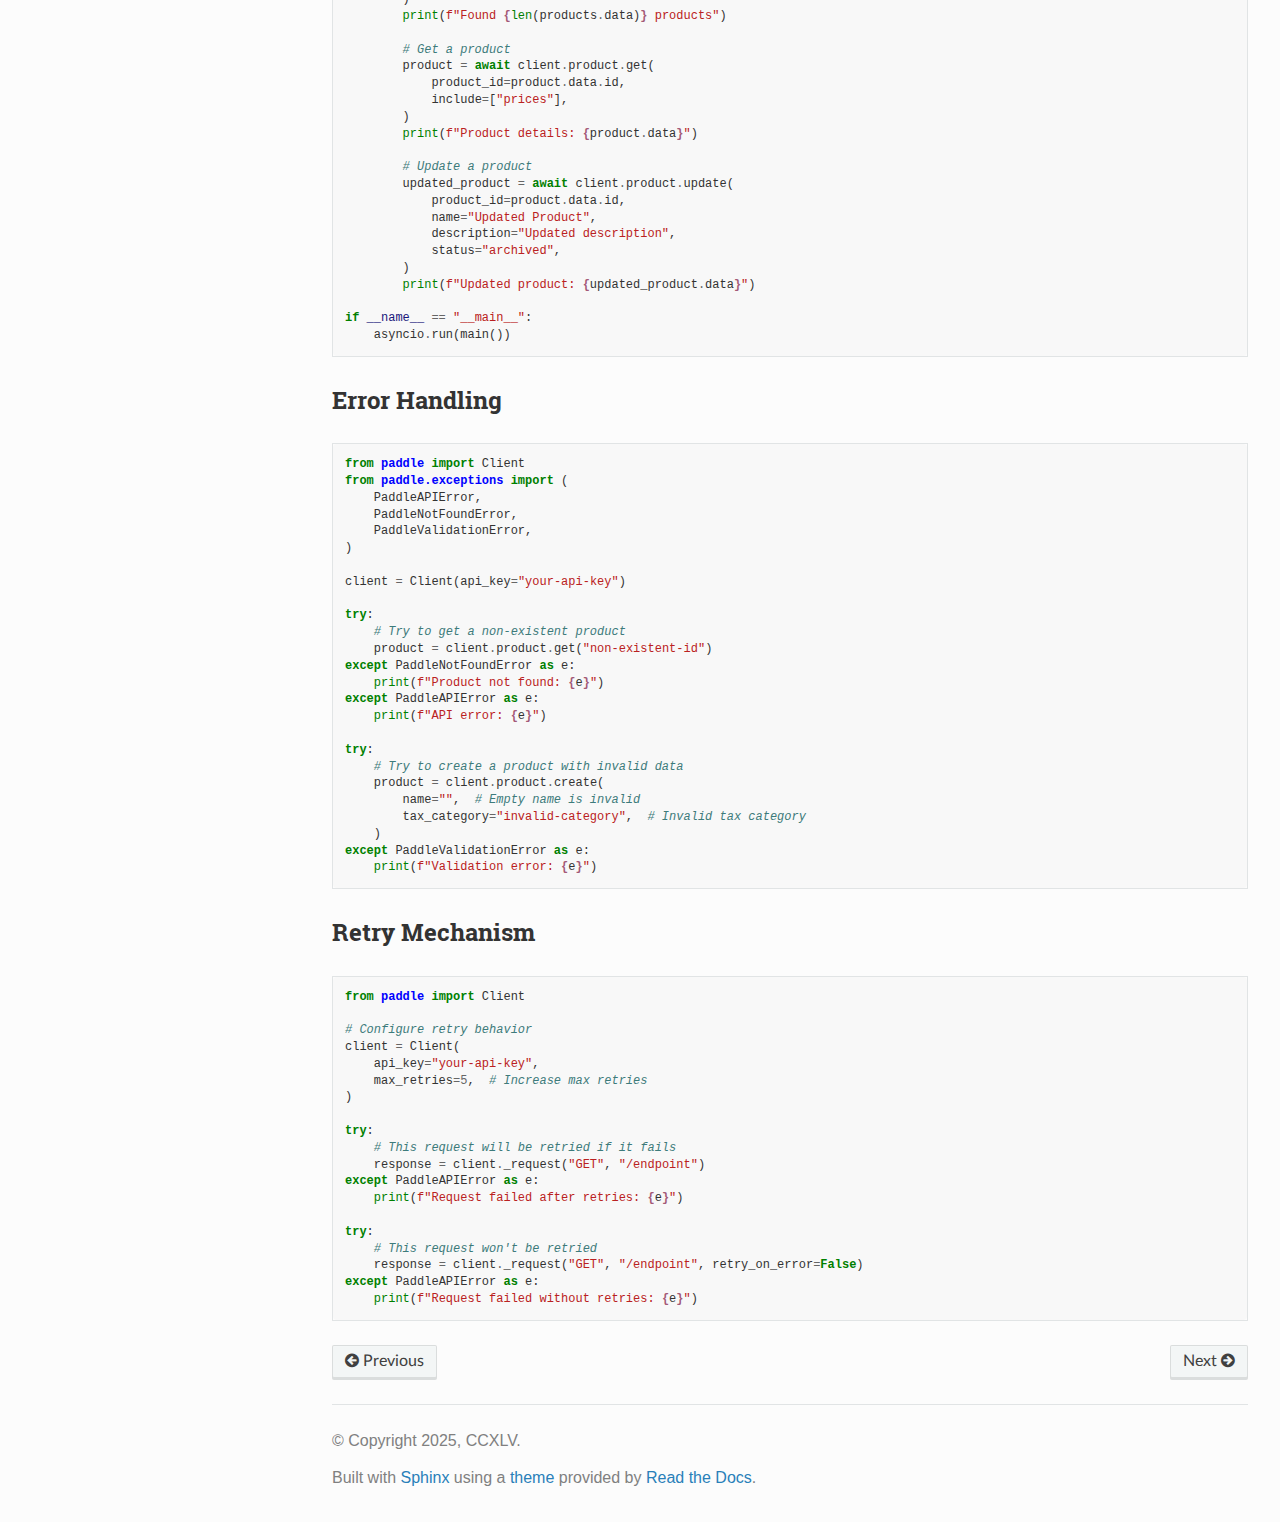
<file: examples.html>
<!DOCTYPE html>
<html class="writer-html5" lang="en" data-content_root="./">
<head>
  <meta charset="utf-8" /><meta name="viewport" content="width=device-width, initial-scale=1" />

  <meta name="viewport" content="width=device-width, initial-scale=1.0" />
  <title>Examples &mdash; paddle-sdk 0.1.0 documentation</title>
      <link rel="stylesheet" type="text/css" href="_static/pygments.css?v=b86133f3" />
      <link rel="stylesheet" type="text/css" href="_static/css/theme.css?v=e59714d7" />
      <link rel="stylesheet" type="text/css" href="_static/custom.css?v=563abbd3" />

  
    <link rel="canonical" href="https://ccxlv.github.io/paddle-sdk/examples.html" />
      <script src="_static/jquery.js?v=5d32c60e"></script>
      <script src="_static/_sphinx_javascript_frameworks_compat.js?v=2cd50e6c"></script>
      <script src="_static/documentation_options.js?v=01f34227"></script>
      <script src="_static/doctools.js?v=9bcbadda"></script>
      <script src="_static/sphinx_highlight.js?v=dc90522c"></script>
    <script src="_static/js/theme.js"></script>
    <link rel="index" title="Index" href="genindex.html" />
    <link rel="search" title="Search" href="search.html" />
    <link rel="next" title="Contributing" href="contributing.html" />
    <link rel="prev" title="API Reference" href="api.html" />
    <link rel="icon" href="_static/favicon.ico" type="image/x-icon">
    <meta name="viewport" content="width=device-width, initial-scale=1.0">
    <meta name="description" content="Paddle SDK Documentation">
    <meta name="keywords" content="paddle, sdk, documentation">
    <link rel="stylesheet" href="_static/custom.css" type="text/css">
     

</head>

<body class="wy-body-for-nav"> 
  <div class="wy-grid-for-nav">
    <nav data-toggle="wy-nav-shift" class="wy-nav-side">
      <div class="wy-side-scroll">
        <div class="wy-side-nav-search"  style="background: #2980b9" >

          
          
          <a href="index.html" class="icon icon-home">
            paddle-sdk
          </a>
<div role="search">
  <form id="rtd-search-form" class="wy-form" action="search.html" method="get">
    <input type="text" name="q" placeholder="Search docs" aria-label="Search docs" />
    <input type="hidden" name="check_keywords" value="yes" />
    <input type="hidden" name="area" value="default" />
  </form>
</div>
        </div><div class="wy-menu wy-menu-vertical" data-spy="affix" role="navigation" aria-label="Navigation menu">
              <p class="caption" role="heading"><span class="caption-text">Contents:</span></p>
<ul class="current">
<li class="toctree-l1"><a class="reference internal" href="installation.html">Installation</a></li>
<li class="toctree-l1"><a class="reference internal" href="usage.html">Usage Guide</a></li>
<li class="toctree-l1"><a class="reference internal" href="api.html">API Reference</a></li>
<li class="toctree-l1 current"><a class="current reference internal" href="#">Examples</a><ul>
<li class="toctree-l2"><a class="reference internal" href="#basic-product-operations">Basic Product Operations</a><ul>
<li class="toctree-l3"><a class="reference internal" href="#synchronous-example">Synchronous Example</a></li>
<li class="toctree-l3"><a class="reference internal" href="#asynchronous-example">Asynchronous Example</a></li>
</ul>
</li>
<li class="toctree-l2"><a class="reference internal" href="#error-handling">Error Handling</a></li>
<li class="toctree-l2"><a class="reference internal" href="#retry-mechanism">Retry Mechanism</a></li>
</ul>
</li>
<li class="toctree-l1"><a class="reference internal" href="contributing.html">Contributing</a></li>
<li class="toctree-l1"><a class="reference internal" href="changelog.html">Changelog</a></li>
</ul>

        </div>
      </div>
    </nav>

    <section data-toggle="wy-nav-shift" class="wy-nav-content-wrap"><nav class="wy-nav-top" aria-label="Mobile navigation menu"  style="background: #2980b9" >
          <i data-toggle="wy-nav-top" class="fa fa-bars"></i>
          <a href="index.html">paddle-sdk</a>
      </nav>

      <div class="wy-nav-content">
        <div class="rst-content">
          <div role="navigation" aria-label="Page navigation">
  <ul class="wy-breadcrumbs">
      <li><a href="index.html" class="icon icon-home" aria-label="Home"></a></li>
      <li class="breadcrumb-item active">Examples</li>
      <li class="wy-breadcrumbs-aside">
            <a href="_sources/examples.rst.txt" rel="nofollow"> View page source</a>
      </li>
  </ul>
  <hr/>
</div>
          <div role="main" class="document" itemscope="itemscope" itemtype="http://schema.org/Article">
           <div itemprop="articleBody">
             
  <section id="examples">
<h1>Examples<a class="headerlink" href="#examples" title="Link to this heading"></a></h1>
<p>This section provides practical examples of using the Paddle SDK.</p>
<section id="basic-product-operations">
<h2>Basic Product Operations<a class="headerlink" href="#basic-product-operations" title="Link to this heading"></a></h2>
<section id="synchronous-example">
<h3>Synchronous Example<a class="headerlink" href="#synchronous-example" title="Link to this heading"></a></h3>
<div class="highlight-python notranslate"><div class="highlight"><pre><span></span><span class="kn">from</span><span class="w"> </span><span class="nn">paddle</span><span class="w"> </span><span class="kn">import</span> <span class="n">Client</span><span class="p">,</span> <span class="n">Environment</span>

<span class="c1"># Initialize the client</span>
<span class="n">client</span> <span class="o">=</span> <span class="n">Client</span><span class="p">(</span>
    <span class="n">api_key</span><span class="o">=</span><span class="s2">&quot;your-api-key&quot;</span><span class="p">,</span>
    <span class="n">environment</span><span class="o">=</span><span class="n">Environment</span><span class="o">.</span><span class="n">SANDBOX</span><span class="p">,</span>
<span class="p">)</span>

<span class="c1"># Create a product</span>
<span class="n">product</span> <span class="o">=</span> <span class="n">client</span><span class="o">.</span><span class="n">product</span><span class="o">.</span><span class="n">create</span><span class="p">(</span>
    <span class="n">name</span><span class="o">=</span><span class="s2">&quot;My Product&quot;</span><span class="p">,</span>
    <span class="n">tax_category</span><span class="o">=</span><span class="s2">&quot;standard&quot;</span><span class="p">,</span>
    <span class="n">description</span><span class="o">=</span><span class="s2">&quot;A test product&quot;</span><span class="p">,</span>
    <span class="n">image_url</span><span class="o">=</span><span class="s2">&quot;https://example.com/image.png&quot;</span><span class="p">,</span>
    <span class="n">custom_data</span><span class="o">=</span><span class="p">{</span><span class="s2">&quot;key&quot;</span><span class="p">:</span> <span class="s2">&quot;value&quot;</span><span class="p">},</span>
<span class="p">)</span>
<span class="nb">print</span><span class="p">(</span><span class="sa">f</span><span class="s2">&quot;Created product: </span><span class="si">{</span><span class="n">product</span><span class="o">.</span><span class="n">data</span><span class="o">.</span><span class="n">id</span><span class="si">}</span><span class="s2">&quot;</span><span class="p">)</span>

<span class="c1"># List products</span>
<span class="n">products</span> <span class="o">=</span> <span class="n">client</span><span class="o">.</span><span class="n">product</span><span class="o">.</span><span class="n">list</span><span class="p">(</span>
    <span class="n">status</span><span class="o">=</span><span class="p">[</span><span class="s2">&quot;active&quot;</span><span class="p">],</span>
    <span class="n">tax_category</span><span class="o">=</span><span class="p">[</span><span class="s2">&quot;standard&quot;</span><span class="p">],</span>
    <span class="n">order_by</span><span class="o">=</span><span class="s2">&quot;created_at[DESC]&quot;</span><span class="p">,</span>
    <span class="n">per_page</span><span class="o">=</span><span class="mi">10</span><span class="p">,</span>
<span class="p">)</span>
<span class="nb">print</span><span class="p">(</span><span class="sa">f</span><span class="s2">&quot;Found </span><span class="si">{</span><span class="nb">len</span><span class="p">(</span><span class="n">products</span><span class="o">.</span><span class="n">data</span><span class="p">)</span><span class="si">}</span><span class="s2"> products&quot;</span><span class="p">)</span>

<span class="c1"># Get a product</span>
<span class="n">product</span> <span class="o">=</span> <span class="n">client</span><span class="o">.</span><span class="n">product</span><span class="o">.</span><span class="n">get</span><span class="p">(</span>
    <span class="n">product_id</span><span class="o">=</span><span class="n">product</span><span class="o">.</span><span class="n">data</span><span class="o">.</span><span class="n">id</span><span class="p">,</span>
    <span class="n">include</span><span class="o">=</span><span class="p">[</span><span class="s2">&quot;prices&quot;</span><span class="p">],</span>
<span class="p">)</span>
<span class="nb">print</span><span class="p">(</span><span class="sa">f</span><span class="s2">&quot;Product details: </span><span class="si">{</span><span class="n">product</span><span class="o">.</span><span class="n">data</span><span class="si">}</span><span class="s2">&quot;</span><span class="p">)</span>

<span class="c1"># Update a product</span>
<span class="n">updated_product</span> <span class="o">=</span> <span class="n">client</span><span class="o">.</span><span class="n">product</span><span class="o">.</span><span class="n">update</span><span class="p">(</span>
    <span class="n">product_id</span><span class="o">=</span><span class="n">product</span><span class="o">.</span><span class="n">data</span><span class="o">.</span><span class="n">id</span><span class="p">,</span>
    <span class="n">name</span><span class="o">=</span><span class="s2">&quot;Updated Product&quot;</span><span class="p">,</span>
    <span class="n">description</span><span class="o">=</span><span class="s2">&quot;Updated description&quot;</span><span class="p">,</span>
    <span class="n">status</span><span class="o">=</span><span class="s2">&quot;archived&quot;</span><span class="p">,</span>
<span class="p">)</span>
<span class="nb">print</span><span class="p">(</span><span class="sa">f</span><span class="s2">&quot;Updated product: </span><span class="si">{</span><span class="n">updated_product</span><span class="o">.</span><span class="n">data</span><span class="si">}</span><span class="s2">&quot;</span><span class="p">)</span>
</pre></div>
</div>
</section>
<section id="asynchronous-example">
<h3>Asynchronous Example<a class="headerlink" href="#asynchronous-example" title="Link to this heading"></a></h3>
<div class="highlight-python notranslate"><div class="highlight"><pre><span></span><span class="kn">import</span><span class="w"> </span><span class="nn">asyncio</span>
<span class="kn">from</span><span class="w"> </span><span class="nn">paddle.aio</span><span class="w"> </span><span class="kn">import</span> <span class="n">AsyncClient</span>
<span class="kn">from</span><span class="w"> </span><span class="nn">paddle.environment</span><span class="w"> </span><span class="kn">import</span> <span class="n">Environment</span>

<span class="k">async</span> <span class="k">def</span><span class="w"> </span><span class="nf">main</span><span class="p">():</span>
    <span class="k">async</span> <span class="k">with</span> <span class="n">AsyncClient</span><span class="p">(</span>
        <span class="n">api_key</span><span class="o">=</span><span class="s2">&quot;your-api-key&quot;</span><span class="p">,</span>
        <span class="n">environment</span><span class="o">=</span><span class="n">Environment</span><span class="o">.</span><span class="n">SANDBOX</span><span class="p">,</span>
    <span class="p">)</span> <span class="k">as</span> <span class="n">client</span><span class="p">:</span>
        <span class="c1"># Create a product</span>
        <span class="n">product</span> <span class="o">=</span> <span class="k">await</span> <span class="n">client</span><span class="o">.</span><span class="n">product</span><span class="o">.</span><span class="n">create</span><span class="p">(</span>
            <span class="n">name</span><span class="o">=</span><span class="s2">&quot;My Product&quot;</span><span class="p">,</span>
            <span class="n">tax_category</span><span class="o">=</span><span class="s2">&quot;standard&quot;</span><span class="p">,</span>
            <span class="n">description</span><span class="o">=</span><span class="s2">&quot;A test product&quot;</span><span class="p">,</span>
            <span class="n">image_url</span><span class="o">=</span><span class="s2">&quot;https://example.com/image.png&quot;</span><span class="p">,</span>
            <span class="n">custom_data</span><span class="o">=</span><span class="p">{</span><span class="s2">&quot;key&quot;</span><span class="p">:</span> <span class="s2">&quot;value&quot;</span><span class="p">},</span>
        <span class="p">)</span>
        <span class="nb">print</span><span class="p">(</span><span class="sa">f</span><span class="s2">&quot;Created product: </span><span class="si">{</span><span class="n">product</span><span class="o">.</span><span class="n">data</span><span class="o">.</span><span class="n">id</span><span class="si">}</span><span class="s2">&quot;</span><span class="p">)</span>

        <span class="c1"># List products</span>
        <span class="n">products</span> <span class="o">=</span> <span class="k">await</span> <span class="n">client</span><span class="o">.</span><span class="n">product</span><span class="o">.</span><span class="n">list</span><span class="p">(</span>
            <span class="n">status</span><span class="o">=</span><span class="p">[</span><span class="s2">&quot;active&quot;</span><span class="p">],</span>
            <span class="n">tax_category</span><span class="o">=</span><span class="p">[</span><span class="s2">&quot;standard&quot;</span><span class="p">],</span>
            <span class="n">order_by</span><span class="o">=</span><span class="s2">&quot;created_at[DESC]&quot;</span><span class="p">,</span>
            <span class="n">per_page</span><span class="o">=</span><span class="mi">10</span><span class="p">,</span>
        <span class="p">)</span>
        <span class="nb">print</span><span class="p">(</span><span class="sa">f</span><span class="s2">&quot;Found </span><span class="si">{</span><span class="nb">len</span><span class="p">(</span><span class="n">products</span><span class="o">.</span><span class="n">data</span><span class="p">)</span><span class="si">}</span><span class="s2"> products&quot;</span><span class="p">)</span>

        <span class="c1"># Get a product</span>
        <span class="n">product</span> <span class="o">=</span> <span class="k">await</span> <span class="n">client</span><span class="o">.</span><span class="n">product</span><span class="o">.</span><span class="n">get</span><span class="p">(</span>
            <span class="n">product_id</span><span class="o">=</span><span class="n">product</span><span class="o">.</span><span class="n">data</span><span class="o">.</span><span class="n">id</span><span class="p">,</span>
            <span class="n">include</span><span class="o">=</span><span class="p">[</span><span class="s2">&quot;prices&quot;</span><span class="p">],</span>
        <span class="p">)</span>
        <span class="nb">print</span><span class="p">(</span><span class="sa">f</span><span class="s2">&quot;Product details: </span><span class="si">{</span><span class="n">product</span><span class="o">.</span><span class="n">data</span><span class="si">}</span><span class="s2">&quot;</span><span class="p">)</span>

        <span class="c1"># Update a product</span>
        <span class="n">updated_product</span> <span class="o">=</span> <span class="k">await</span> <span class="n">client</span><span class="o">.</span><span class="n">product</span><span class="o">.</span><span class="n">update</span><span class="p">(</span>
            <span class="n">product_id</span><span class="o">=</span><span class="n">product</span><span class="o">.</span><span class="n">data</span><span class="o">.</span><span class="n">id</span><span class="p">,</span>
            <span class="n">name</span><span class="o">=</span><span class="s2">&quot;Updated Product&quot;</span><span class="p">,</span>
            <span class="n">description</span><span class="o">=</span><span class="s2">&quot;Updated description&quot;</span><span class="p">,</span>
            <span class="n">status</span><span class="o">=</span><span class="s2">&quot;archived&quot;</span><span class="p">,</span>
        <span class="p">)</span>
        <span class="nb">print</span><span class="p">(</span><span class="sa">f</span><span class="s2">&quot;Updated product: </span><span class="si">{</span><span class="n">updated_product</span><span class="o">.</span><span class="n">data</span><span class="si">}</span><span class="s2">&quot;</span><span class="p">)</span>

<span class="k">if</span> <span class="vm">__name__</span> <span class="o">==</span> <span class="s2">&quot;__main__&quot;</span><span class="p">:</span>
    <span class="n">asyncio</span><span class="o">.</span><span class="n">run</span><span class="p">(</span><span class="n">main</span><span class="p">())</span>
</pre></div>
</div>
</section>
</section>
<section id="error-handling">
<h2>Error Handling<a class="headerlink" href="#error-handling" title="Link to this heading"></a></h2>
<div class="highlight-python notranslate"><div class="highlight"><pre><span></span><span class="kn">from</span><span class="w"> </span><span class="nn">paddle</span><span class="w"> </span><span class="kn">import</span> <span class="n">Client</span>
<span class="kn">from</span><span class="w"> </span><span class="nn">paddle.exceptions</span><span class="w"> </span><span class="kn">import</span> <span class="p">(</span>
    <span class="n">PaddleAPIError</span><span class="p">,</span>
    <span class="n">PaddleNotFoundError</span><span class="p">,</span>
    <span class="n">PaddleValidationError</span><span class="p">,</span>
<span class="p">)</span>

<span class="n">client</span> <span class="o">=</span> <span class="n">Client</span><span class="p">(</span><span class="n">api_key</span><span class="o">=</span><span class="s2">&quot;your-api-key&quot;</span><span class="p">)</span>

<span class="k">try</span><span class="p">:</span>
    <span class="c1"># Try to get a non-existent product</span>
    <span class="n">product</span> <span class="o">=</span> <span class="n">client</span><span class="o">.</span><span class="n">product</span><span class="o">.</span><span class="n">get</span><span class="p">(</span><span class="s2">&quot;non-existent-id&quot;</span><span class="p">)</span>
<span class="k">except</span> <span class="n">PaddleNotFoundError</span> <span class="k">as</span> <span class="n">e</span><span class="p">:</span>
    <span class="nb">print</span><span class="p">(</span><span class="sa">f</span><span class="s2">&quot;Product not found: </span><span class="si">{</span><span class="n">e</span><span class="si">}</span><span class="s2">&quot;</span><span class="p">)</span>
<span class="k">except</span> <span class="n">PaddleAPIError</span> <span class="k">as</span> <span class="n">e</span><span class="p">:</span>
    <span class="nb">print</span><span class="p">(</span><span class="sa">f</span><span class="s2">&quot;API error: </span><span class="si">{</span><span class="n">e</span><span class="si">}</span><span class="s2">&quot;</span><span class="p">)</span>

<span class="k">try</span><span class="p">:</span>
    <span class="c1"># Try to create a product with invalid data</span>
    <span class="n">product</span> <span class="o">=</span> <span class="n">client</span><span class="o">.</span><span class="n">product</span><span class="o">.</span><span class="n">create</span><span class="p">(</span>
        <span class="n">name</span><span class="o">=</span><span class="s2">&quot;&quot;</span><span class="p">,</span>  <span class="c1"># Empty name is invalid</span>
        <span class="n">tax_category</span><span class="o">=</span><span class="s2">&quot;invalid-category&quot;</span><span class="p">,</span>  <span class="c1"># Invalid tax category</span>
    <span class="p">)</span>
<span class="k">except</span> <span class="n">PaddleValidationError</span> <span class="k">as</span> <span class="n">e</span><span class="p">:</span>
    <span class="nb">print</span><span class="p">(</span><span class="sa">f</span><span class="s2">&quot;Validation error: </span><span class="si">{</span><span class="n">e</span><span class="si">}</span><span class="s2">&quot;</span><span class="p">)</span>
</pre></div>
</div>
</section>
<section id="retry-mechanism">
<h2>Retry Mechanism<a class="headerlink" href="#retry-mechanism" title="Link to this heading"></a></h2>
<div class="highlight-python notranslate"><div class="highlight"><pre><span></span><span class="kn">from</span><span class="w"> </span><span class="nn">paddle</span><span class="w"> </span><span class="kn">import</span> <span class="n">Client</span>

<span class="c1"># Configure retry behavior</span>
<span class="n">client</span> <span class="o">=</span> <span class="n">Client</span><span class="p">(</span>
    <span class="n">api_key</span><span class="o">=</span><span class="s2">&quot;your-api-key&quot;</span><span class="p">,</span>
    <span class="n">max_retries</span><span class="o">=</span><span class="mi">5</span><span class="p">,</span>  <span class="c1"># Increase max retries</span>
<span class="p">)</span>

<span class="k">try</span><span class="p">:</span>
    <span class="c1"># This request will be retried if it fails</span>
    <span class="n">response</span> <span class="o">=</span> <span class="n">client</span><span class="o">.</span><span class="n">_request</span><span class="p">(</span><span class="s2">&quot;GET&quot;</span><span class="p">,</span> <span class="s2">&quot;/endpoint&quot;</span><span class="p">)</span>
<span class="k">except</span> <span class="n">PaddleAPIError</span> <span class="k">as</span> <span class="n">e</span><span class="p">:</span>
    <span class="nb">print</span><span class="p">(</span><span class="sa">f</span><span class="s2">&quot;Request failed after retries: </span><span class="si">{</span><span class="n">e</span><span class="si">}</span><span class="s2">&quot;</span><span class="p">)</span>

<span class="k">try</span><span class="p">:</span>
    <span class="c1"># This request won&#39;t be retried</span>
    <span class="n">response</span> <span class="o">=</span> <span class="n">client</span><span class="o">.</span><span class="n">_request</span><span class="p">(</span><span class="s2">&quot;GET&quot;</span><span class="p">,</span> <span class="s2">&quot;/endpoint&quot;</span><span class="p">,</span> <span class="n">retry_on_error</span><span class="o">=</span><span class="kc">False</span><span class="p">)</span>
<span class="k">except</span> <span class="n">PaddleAPIError</span> <span class="k">as</span> <span class="n">e</span><span class="p">:</span>
    <span class="nb">print</span><span class="p">(</span><span class="sa">f</span><span class="s2">&quot;Request failed without retries: </span><span class="si">{</span><span class="n">e</span><span class="si">}</span><span class="s2">&quot;</span><span class="p">)</span>
</pre></div>
</div>
</section>
</section>


           </div>
          </div>
          <footer><div class="rst-footer-buttons" role="navigation" aria-label="Footer">
        <a href="api.html" class="btn btn-neutral float-left" title="API Reference" accesskey="p" rel="prev"><span class="fa fa-arrow-circle-left" aria-hidden="true"></span> Previous</a>
        <a href="contributing.html" class="btn btn-neutral float-right" title="Contributing" accesskey="n" rel="next">Next <span class="fa fa-arrow-circle-right" aria-hidden="true"></span></a>
    </div>

  <hr/>

  <div role="contentinfo">
    <p>&#169; Copyright 2025, CCXLV.</p>
  </div>

  Built with <a href="https://www.sphinx-doc.org/">Sphinx</a> using a
    <a href="https://github.com/readthedocs/sphinx_rtd_theme">theme</a>
    provided by <a href="https://readthedocs.org">Read the Docs</a>.
   

</footer>
        </div>
      </div>
    </section>
  </div>
  <script>
      jQuery(function () {
          SphinxRtdTheme.Navigation.enable(true);
      });
  </script>
    <div class="footer">
        <div class="footer-container">
            <div class="footer-content">
                <p>&copy; 2025, CCXLV. All rights reserved.</p>
                <p>Paddle SDK Version 0.1.0</p>
            </div>
            <div class="footer-links">
                <a href="https://github.com/ccxlv/paddle-sdk">GitHub</a>
            </div>
        </div>
    </div>
     


</body>
</html>
</file>
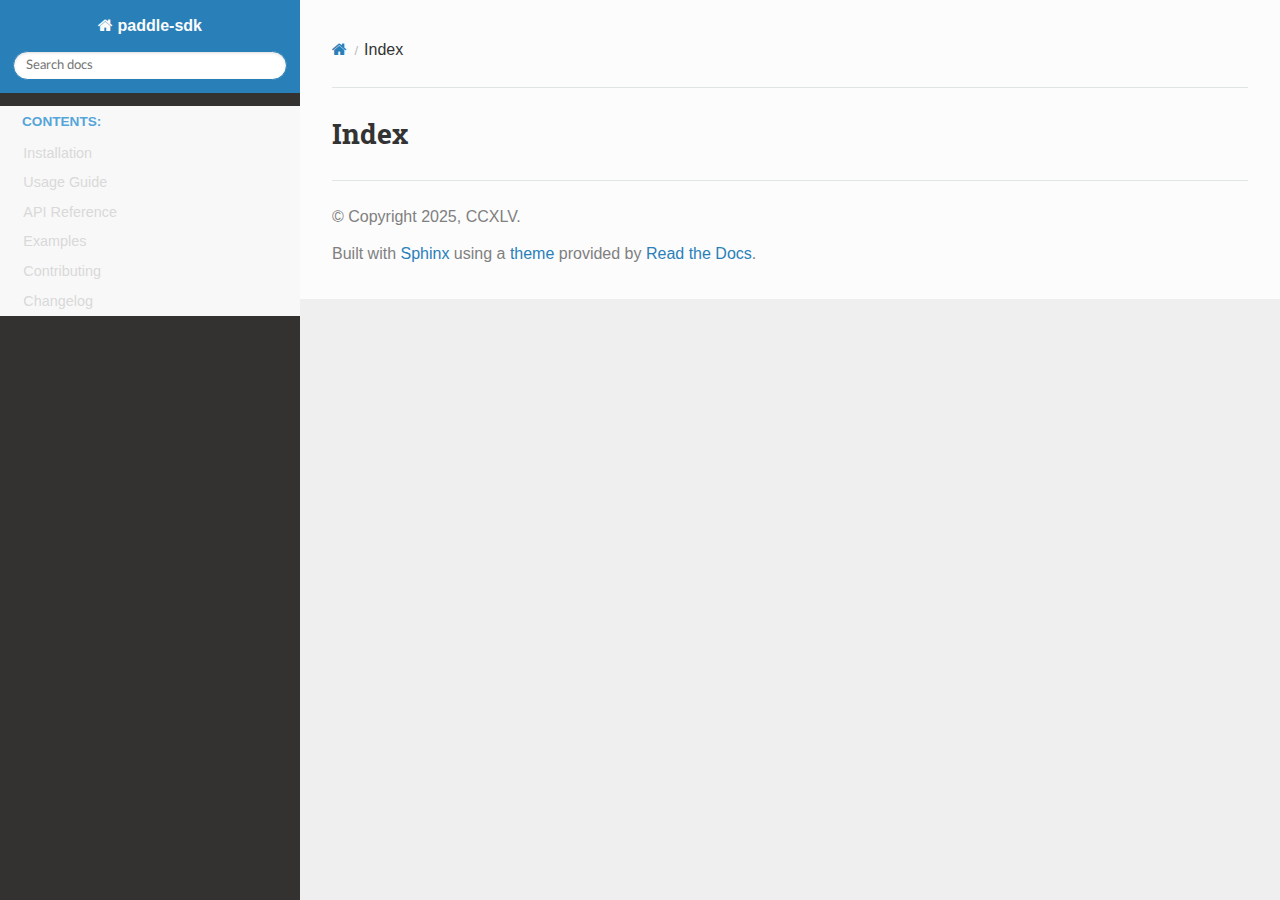
<file: genindex.html>
<!DOCTYPE html>
<html class="writer-html5" lang="en" data-content_root="./">
<head>
  <meta charset="utf-8" />
  <meta name="viewport" content="width=device-width, initial-scale=1.0" />
  <title>Index &mdash; paddle-sdk 0.1.0 documentation</title>
      <link rel="stylesheet" type="text/css" href="_static/pygments.css?v=b86133f3" />
      <link rel="stylesheet" type="text/css" href="_static/css/theme.css?v=e59714d7" />
      <link rel="stylesheet" type="text/css" href="_static/custom.css?v=563abbd3" />

  
    <link rel="canonical" href="https://ccxlv.github.io/paddle-sdk/genindex.html" />
      <script src="_static/jquery.js?v=5d32c60e"></script>
      <script src="_static/_sphinx_javascript_frameworks_compat.js?v=2cd50e6c"></script>
      <script src="_static/documentation_options.js?v=01f34227"></script>
      <script src="_static/doctools.js?v=9bcbadda"></script>
      <script src="_static/sphinx_highlight.js?v=dc90522c"></script>
    <script src="_static/js/theme.js"></script>
    <link rel="index" title="Index" href="#" />
    <link rel="search" title="Search" href="search.html" />
    <link rel="icon" href="_static/favicon.ico" type="image/x-icon">
    <meta name="viewport" content="width=device-width, initial-scale=1.0">
    <meta name="description" content="Paddle SDK Documentation">
    <meta name="keywords" content="paddle, sdk, documentation">
    <link rel="stylesheet" href="_static/custom.css" type="text/css">
     

</head>

<body class="wy-body-for-nav"> 
  <div class="wy-grid-for-nav">
    <nav data-toggle="wy-nav-shift" class="wy-nav-side">
      <div class="wy-side-scroll">
        <div class="wy-side-nav-search"  style="background: #2980b9" >

          
          
          <a href="index.html" class="icon icon-home">
            paddle-sdk
          </a>
<div role="search">
  <form id="rtd-search-form" class="wy-form" action="search.html" method="get">
    <input type="text" name="q" placeholder="Search docs" aria-label="Search docs" />
    <input type="hidden" name="check_keywords" value="yes" />
    <input type="hidden" name="area" value="default" />
  </form>
</div>
        </div><div class="wy-menu wy-menu-vertical" data-spy="affix" role="navigation" aria-label="Navigation menu">
              <p class="caption" role="heading"><span class="caption-text">Contents:</span></p>
<ul>
<li class="toctree-l1"><a class="reference internal" href="installation.html">Installation</a></li>
<li class="toctree-l1"><a class="reference internal" href="usage.html">Usage Guide</a></li>
<li class="toctree-l1"><a class="reference internal" href="api.html">API Reference</a></li>
<li class="toctree-l1"><a class="reference internal" href="examples.html">Examples</a></li>
<li class="toctree-l1"><a class="reference internal" href="contributing.html">Contributing</a></li>
<li class="toctree-l1"><a class="reference internal" href="changelog.html">Changelog</a></li>
</ul>

        </div>
      </div>
    </nav>

    <section data-toggle="wy-nav-shift" class="wy-nav-content-wrap"><nav class="wy-nav-top" aria-label="Mobile navigation menu"  style="background: #2980b9" >
          <i data-toggle="wy-nav-top" class="fa fa-bars"></i>
          <a href="index.html">paddle-sdk</a>
      </nav>

      <div class="wy-nav-content">
        <div class="rst-content">
          <div role="navigation" aria-label="Page navigation">
  <ul class="wy-breadcrumbs">
      <li><a href="index.html" class="icon icon-home" aria-label="Home"></a></li>
      <li class="breadcrumb-item active">Index</li>
      <li class="wy-breadcrumbs-aside">
      </li>
  </ul>
  <hr/>
</div>
          <div role="main" class="document" itemscope="itemscope" itemtype="http://schema.org/Article">
           <div itemprop="articleBody">
             

<h1 id="index">Index</h1>

<div class="genindex-jumpbox">
 
</div>


           </div>
          </div>
          <footer>

  <hr/>

  <div role="contentinfo">
    <p>&#169; Copyright 2025, CCXLV.</p>
  </div>

  Built with <a href="https://www.sphinx-doc.org/">Sphinx</a> using a
    <a href="https://github.com/readthedocs/sphinx_rtd_theme">theme</a>
    provided by <a href="https://readthedocs.org">Read the Docs</a>.
   

</footer>
        </div>
      </div>
    </section>
  </div>
  <script>
      jQuery(function () {
          SphinxRtdTheme.Navigation.enable(true);
      });
  </script>
    <div class="footer">
        <div class="footer-container">
            <div class="footer-content">
                <p>&copy; 2025, CCXLV. All rights reserved.</p>
                <p>Paddle SDK Version 0.1.0</p>
            </div>
            <div class="footer-links">
                <a href="https://github.com/ccxlv/paddle-sdk">GitHub</a>
            </div>
        </div>
    </div>
     


</body>
</html>
</file>
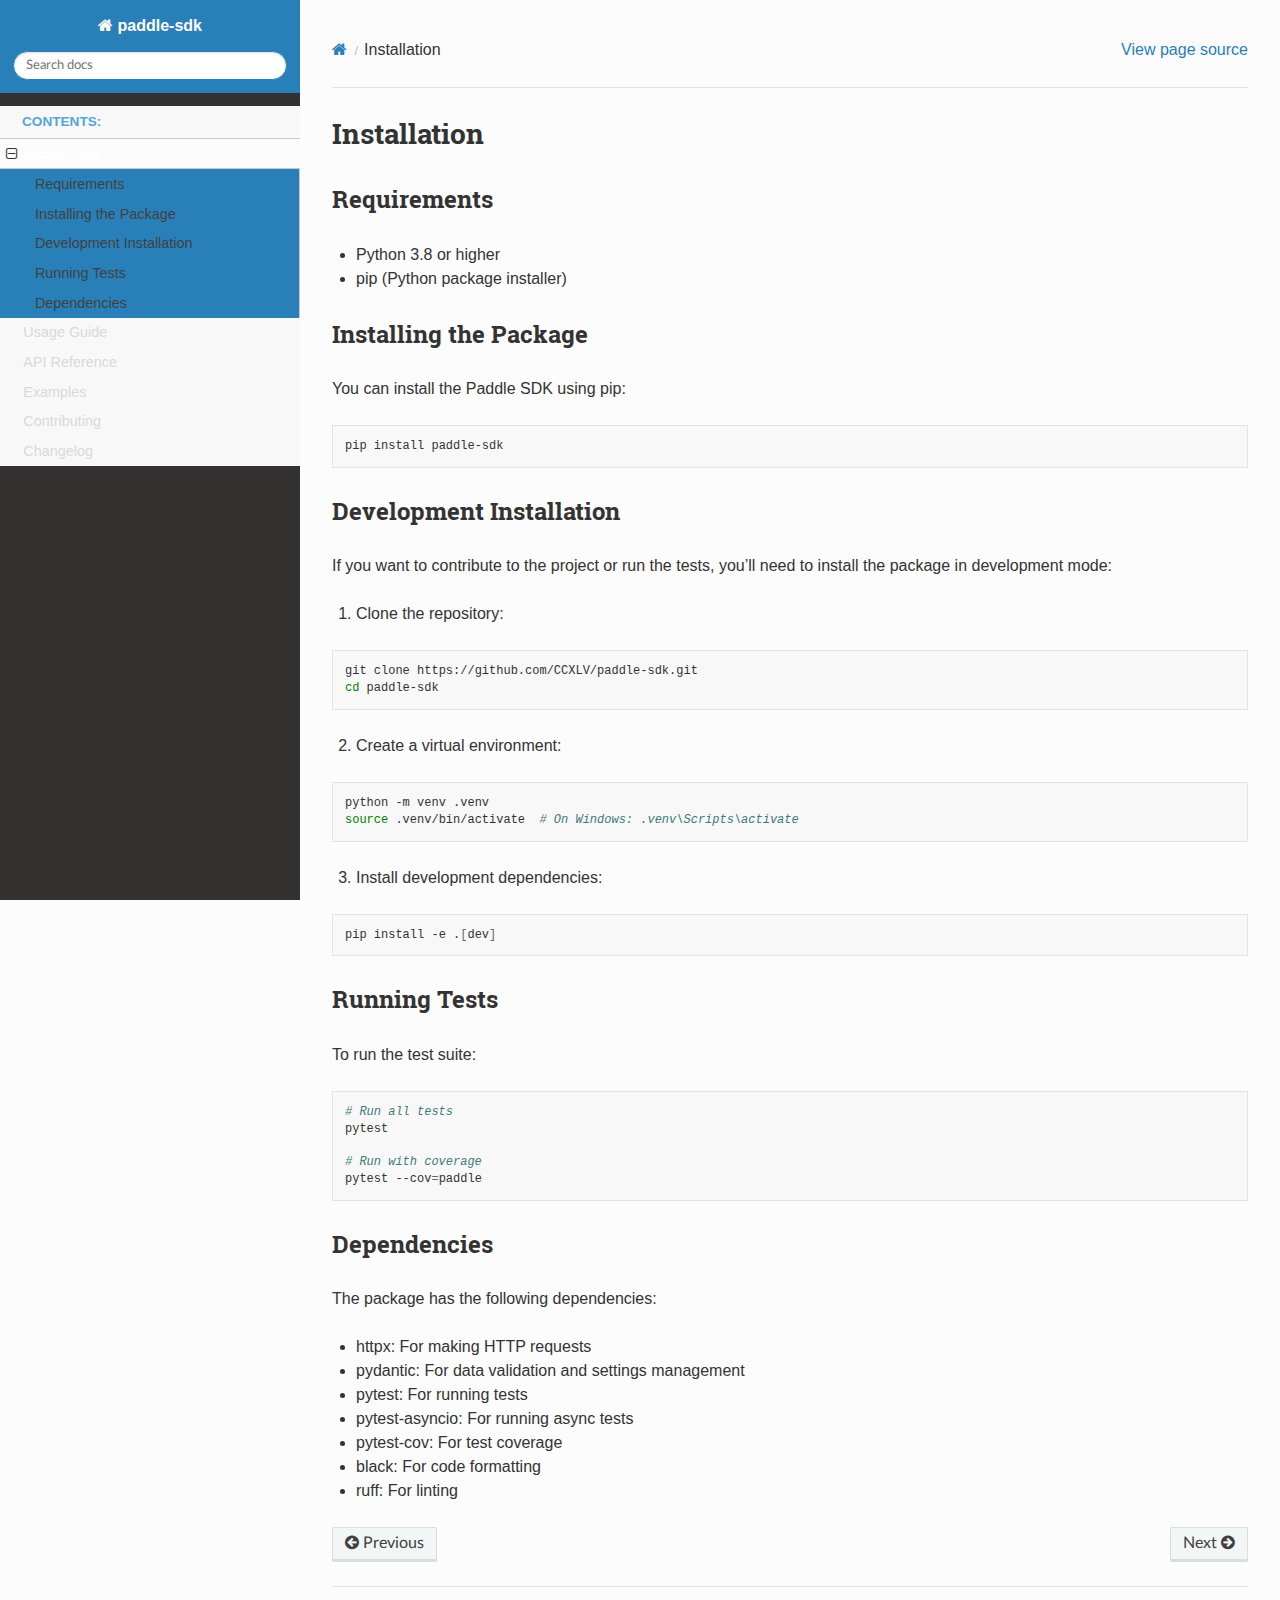
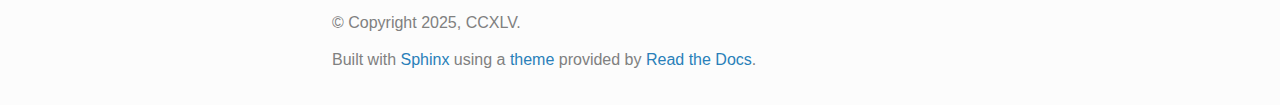
<file: installation.html>
<!DOCTYPE html>
<html class="writer-html5" lang="en" data-content_root="./">
<head>
  <meta charset="utf-8" /><meta name="viewport" content="width=device-width, initial-scale=1" />

  <meta name="viewport" content="width=device-width, initial-scale=1.0" />
  <title>Installation &mdash; paddle-sdk 0.1.0 documentation</title>
      <link rel="stylesheet" type="text/css" href="_static/pygments.css?v=b86133f3" />
      <link rel="stylesheet" type="text/css" href="_static/css/theme.css?v=e59714d7" />
      <link rel="stylesheet" type="text/css" href="_static/custom.css?v=563abbd3" />

  
    <link rel="canonical" href="https://ccxlv.github.io/paddle-sdk/installation.html" />
      <script src="_static/jquery.js?v=5d32c60e"></script>
      <script src="_static/_sphinx_javascript_frameworks_compat.js?v=2cd50e6c"></script>
      <script src="_static/documentation_options.js?v=01f34227"></script>
      <script src="_static/doctools.js?v=9bcbadda"></script>
      <script src="_static/sphinx_highlight.js?v=dc90522c"></script>
    <script src="_static/js/theme.js"></script>
    <link rel="index" title="Index" href="genindex.html" />
    <link rel="search" title="Search" href="search.html" />
    <link rel="next" title="Usage Guide" href="usage.html" />
    <link rel="prev" title="Welcome to Paddle SDK’s documentation!" href="index.html" />
    <link rel="icon" href="_static/favicon.ico" type="image/x-icon">
    <meta name="viewport" content="width=device-width, initial-scale=1.0">
    <meta name="description" content="Paddle SDK Documentation">
    <meta name="keywords" content="paddle, sdk, documentation">
    <link rel="stylesheet" href="_static/custom.css" type="text/css">
     

</head>

<body class="wy-body-for-nav"> 
  <div class="wy-grid-for-nav">
    <nav data-toggle="wy-nav-shift" class="wy-nav-side">
      <div class="wy-side-scroll">
        <div class="wy-side-nav-search"  style="background: #2980b9" >

          
          
          <a href="index.html" class="icon icon-home">
            paddle-sdk
          </a>
<div role="search">
  <form id="rtd-search-form" class="wy-form" action="search.html" method="get">
    <input type="text" name="q" placeholder="Search docs" aria-label="Search docs" />
    <input type="hidden" name="check_keywords" value="yes" />
    <input type="hidden" name="area" value="default" />
  </form>
</div>
        </div><div class="wy-menu wy-menu-vertical" data-spy="affix" role="navigation" aria-label="Navigation menu">
              <p class="caption" role="heading"><span class="caption-text">Contents:</span></p>
<ul class="current">
<li class="toctree-l1 current"><a class="current reference internal" href="#">Installation</a><ul>
<li class="toctree-l2"><a class="reference internal" href="#requirements">Requirements</a></li>
<li class="toctree-l2"><a class="reference internal" href="#installing-the-package">Installing the Package</a></li>
<li class="toctree-l2"><a class="reference internal" href="#development-installation">Development Installation</a></li>
<li class="toctree-l2"><a class="reference internal" href="#running-tests">Running Tests</a></li>
<li class="toctree-l2"><a class="reference internal" href="#dependencies">Dependencies</a></li>
</ul>
</li>
<li class="toctree-l1"><a class="reference internal" href="usage.html">Usage Guide</a></li>
<li class="toctree-l1"><a class="reference internal" href="api.html">API Reference</a></li>
<li class="toctree-l1"><a class="reference internal" href="examples.html">Examples</a></li>
<li class="toctree-l1"><a class="reference internal" href="contributing.html">Contributing</a></li>
<li class="toctree-l1"><a class="reference internal" href="changelog.html">Changelog</a></li>
</ul>

        </div>
      </div>
    </nav>

    <section data-toggle="wy-nav-shift" class="wy-nav-content-wrap"><nav class="wy-nav-top" aria-label="Mobile navigation menu"  style="background: #2980b9" >
          <i data-toggle="wy-nav-top" class="fa fa-bars"></i>
          <a href="index.html">paddle-sdk</a>
      </nav>

      <div class="wy-nav-content">
        <div class="rst-content">
          <div role="navigation" aria-label="Page navigation">
  <ul class="wy-breadcrumbs">
      <li><a href="index.html" class="icon icon-home" aria-label="Home"></a></li>
      <li class="breadcrumb-item active">Installation</li>
      <li class="wy-breadcrumbs-aside">
            <a href="_sources/installation.rst.txt" rel="nofollow"> View page source</a>
      </li>
  </ul>
  <hr/>
</div>
          <div role="main" class="document" itemscope="itemscope" itemtype="http://schema.org/Article">
           <div itemprop="articleBody">
             
  <section id="installation">
<h1>Installation<a class="headerlink" href="#installation" title="Link to this heading"></a></h1>
<section id="requirements">
<h2>Requirements<a class="headerlink" href="#requirements" title="Link to this heading"></a></h2>
<ul class="simple">
<li><p>Python 3.8 or higher</p></li>
<li><p>pip (Python package installer)</p></li>
</ul>
</section>
<section id="installing-the-package">
<h2>Installing the Package<a class="headerlink" href="#installing-the-package" title="Link to this heading"></a></h2>
<p>You can install the Paddle SDK using pip:</p>
<div class="highlight-bash notranslate"><div class="highlight"><pre><span></span>pip<span class="w"> </span>install<span class="w"> </span>paddle-sdk
</pre></div>
</div>
</section>
<section id="development-installation">
<h2>Development Installation<a class="headerlink" href="#development-installation" title="Link to this heading"></a></h2>
<p>If you want to contribute to the project or run the tests, you’ll need to install the package in development mode:</p>
<ol class="arabic simple">
<li><p>Clone the repository:</p></li>
</ol>
<div class="highlight-bash notranslate"><div class="highlight"><pre><span></span>git<span class="w"> </span>clone<span class="w"> </span>https://github.com/CCXLV/paddle-sdk.git
<span class="nb">cd</span><span class="w"> </span>paddle-sdk
</pre></div>
</div>
<ol class="arabic simple" start="2">
<li><p>Create a virtual environment:</p></li>
</ol>
<div class="highlight-bash notranslate"><div class="highlight"><pre><span></span>python<span class="w"> </span>-m<span class="w"> </span>venv<span class="w"> </span>.venv
<span class="nb">source</span><span class="w"> </span>.venv/bin/activate<span class="w">  </span><span class="c1"># On Windows: .venv\Scripts\activate</span>
</pre></div>
</div>
<ol class="arabic simple" start="3">
<li><p>Install development dependencies:</p></li>
</ol>
<div class="highlight-bash notranslate"><div class="highlight"><pre><span></span>pip<span class="w"> </span>install<span class="w"> </span>-e<span class="w"> </span>.<span class="o">[</span>dev<span class="o">]</span>
</pre></div>
</div>
</section>
<section id="running-tests">
<h2>Running Tests<a class="headerlink" href="#running-tests" title="Link to this heading"></a></h2>
<p>To run the test suite:</p>
<div class="highlight-bash notranslate"><div class="highlight"><pre><span></span><span class="c1"># Run all tests</span>
pytest

<span class="c1"># Run with coverage</span>
pytest<span class="w"> </span>--cov<span class="o">=</span>paddle
</pre></div>
</div>
</section>
<section id="dependencies">
<h2>Dependencies<a class="headerlink" href="#dependencies" title="Link to this heading"></a></h2>
<p>The package has the following dependencies:</p>
<ul class="simple">
<li><p>httpx: For making HTTP requests</p></li>
<li><p>pydantic: For data validation and settings management</p></li>
<li><p>pytest: For running tests</p></li>
<li><p>pytest-asyncio: For running async tests</p></li>
<li><p>pytest-cov: For test coverage</p></li>
<li><p>black: For code formatting</p></li>
<li><p>ruff: For linting</p></li>
</ul>
</section>
</section>


           </div>
          </div>
          <footer><div class="rst-footer-buttons" role="navigation" aria-label="Footer">
        <a href="index.html" class="btn btn-neutral float-left" title="Welcome to Paddle SDK’s documentation!" accesskey="p" rel="prev"><span class="fa fa-arrow-circle-left" aria-hidden="true"></span> Previous</a>
        <a href="usage.html" class="btn btn-neutral float-right" title="Usage Guide" accesskey="n" rel="next">Next <span class="fa fa-arrow-circle-right" aria-hidden="true"></span></a>
    </div>

  <hr/>

  <div role="contentinfo">
    <p>&#169; Copyright 2025, CCXLV.</p>
  </div>

  Built with <a href="https://www.sphinx-doc.org/">Sphinx</a> using a
    <a href="https://github.com/readthedocs/sphinx_rtd_theme">theme</a>
    provided by <a href="https://readthedocs.org">Read the Docs</a>.
   

</footer>
        </div>
      </div>
    </section>
  </div>
  <script>
      jQuery(function () {
          SphinxRtdTheme.Navigation.enable(true);
      });
  </script>
    <div class="footer">
        <div class="footer-container">
            <div class="footer-content">
                <p>&copy; 2025, CCXLV. All rights reserved.</p>
                <p>Paddle SDK Version 0.1.0</p>
            </div>
            <div class="footer-links">
                <a href="https://github.com/ccxlv/paddle-sdk">GitHub</a>
            </div>
        </div>
    </div>
     


</body>
</html>
</file>
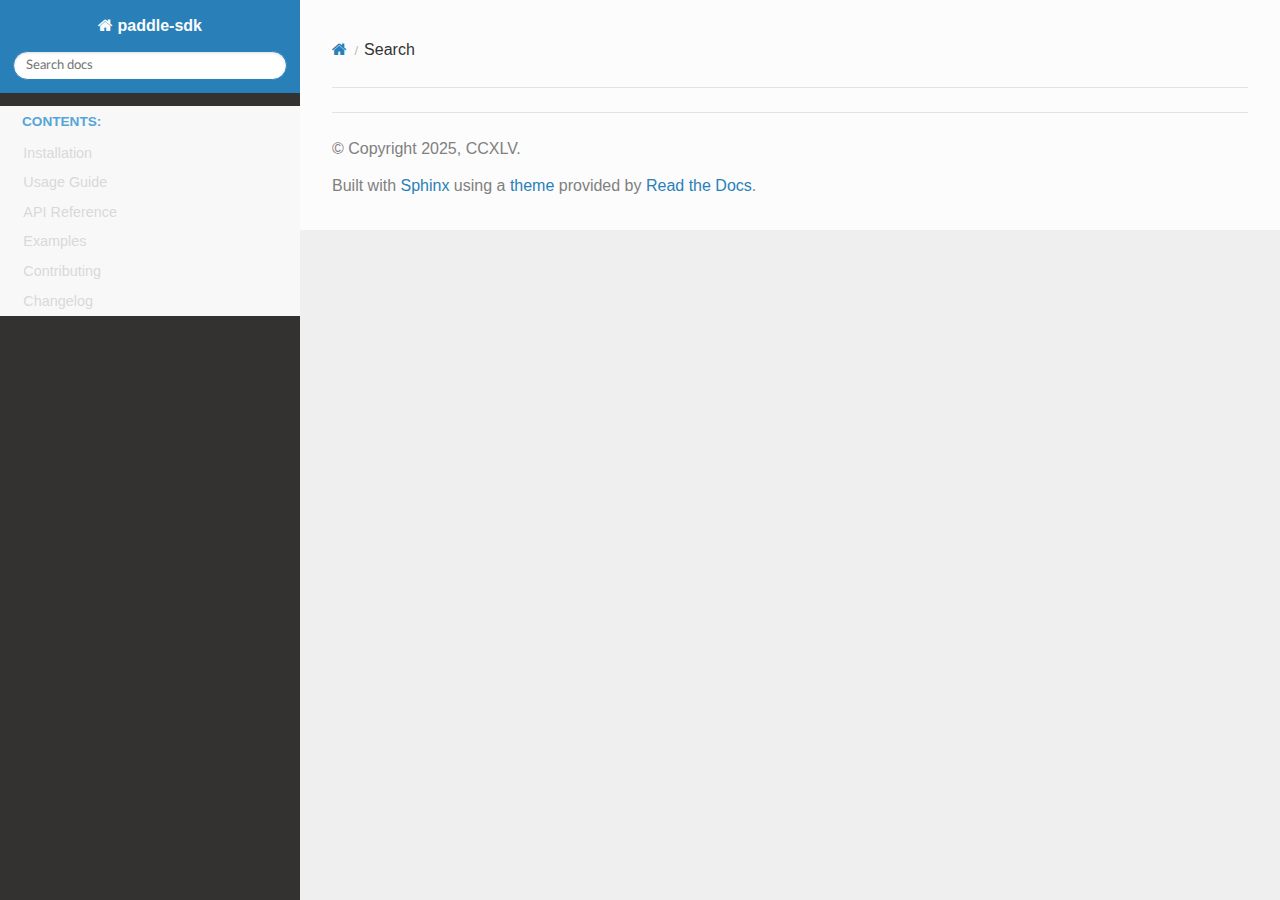
<file: search.html>
<!DOCTYPE html>
<html class="writer-html5" lang="en" data-content_root="./">
<head>
  <meta charset="utf-8" />
  <meta name="viewport" content="width=device-width, initial-scale=1.0" />
  <title>Search &mdash; paddle-sdk 0.1.0 documentation</title>
      <link rel="stylesheet" type="text/css" href="_static/pygments.css?v=b86133f3" />
      <link rel="stylesheet" type="text/css" href="_static/css/theme.css?v=e59714d7" />
      <link rel="stylesheet" type="text/css" href="_static/custom.css?v=563abbd3" />

  
    <link rel="canonical" href="https://ccxlv.github.io/paddle-sdk/search.html" />
    
      <script src="_static/jquery.js?v=5d32c60e"></script>
      <script src="_static/_sphinx_javascript_frameworks_compat.js?v=2cd50e6c"></script>
      <script src="_static/documentation_options.js?v=01f34227"></script>
      <script src="_static/doctools.js?v=9bcbadda"></script>
      <script src="_static/sphinx_highlight.js?v=dc90522c"></script>
    <script src="_static/js/theme.js"></script>
    <script src="_static/searchtools.js"></script>
    <script src="_static/language_data.js"></script>
    <link rel="index" title="Index" href="genindex.html" />
    <link rel="search" title="Search" href="#" />
    <link rel="icon" href="_static/favicon.ico" type="image/x-icon">
    <meta name="viewport" content="width=device-width, initial-scale=1.0">
    <meta name="description" content="Paddle SDK Documentation">
    <meta name="keywords" content="paddle, sdk, documentation">
    <link rel="stylesheet" href="_static/custom.css" type="text/css">
     

</head>

<body class="wy-body-for-nav"> 
  <div class="wy-grid-for-nav">
    <nav data-toggle="wy-nav-shift" class="wy-nav-side">
      <div class="wy-side-scroll">
        <div class="wy-side-nav-search"  style="background: #2980b9" >

          
          
          <a href="index.html" class="icon icon-home">
            paddle-sdk
          </a>
<div role="search">
  <form id="rtd-search-form" class="wy-form" action="#" method="get">
    <input type="text" name="q" placeholder="Search docs" aria-label="Search docs" />
    <input type="hidden" name="check_keywords" value="yes" />
    <input type="hidden" name="area" value="default" />
  </form>
</div>
        </div><div class="wy-menu wy-menu-vertical" data-spy="affix" role="navigation" aria-label="Navigation menu">
              <p class="caption" role="heading"><span class="caption-text">Contents:</span></p>
<ul>
<li class="toctree-l1"><a class="reference internal" href="installation.html">Installation</a></li>
<li class="toctree-l1"><a class="reference internal" href="usage.html">Usage Guide</a></li>
<li class="toctree-l1"><a class="reference internal" href="api.html">API Reference</a></li>
<li class="toctree-l1"><a class="reference internal" href="examples.html">Examples</a></li>
<li class="toctree-l1"><a class="reference internal" href="contributing.html">Contributing</a></li>
<li class="toctree-l1"><a class="reference internal" href="changelog.html">Changelog</a></li>
</ul>

        </div>
      </div>
    </nav>

    <section data-toggle="wy-nav-shift" class="wy-nav-content-wrap"><nav class="wy-nav-top" aria-label="Mobile navigation menu"  style="background: #2980b9" >
          <i data-toggle="wy-nav-top" class="fa fa-bars"></i>
          <a href="index.html">paddle-sdk</a>
      </nav>

      <div class="wy-nav-content">
        <div class="rst-content">
          <div role="navigation" aria-label="Page navigation">
  <ul class="wy-breadcrumbs">
      <li><a href="index.html" class="icon icon-home" aria-label="Home"></a></li>
      <li class="breadcrumb-item active">Search</li>
      <li class="wy-breadcrumbs-aside">
      </li>
  </ul>
  <hr/>
</div>
          <div role="main" class="document" itemscope="itemscope" itemtype="http://schema.org/Article">
           <div itemprop="articleBody">
             
  <noscript>
  <div id="fallback" class="admonition warning">
    <p class="last">
      Please activate JavaScript to enable the search functionality.
    </p>
  </div>
  </noscript>

  
  <div id="search-results">
  
  </div>

           </div>
          </div>
          <footer>

  <hr/>

  <div role="contentinfo">
    <p>&#169; Copyright 2025, CCXLV.</p>
  </div>

  Built with <a href="https://www.sphinx-doc.org/">Sphinx</a> using a
    <a href="https://github.com/readthedocs/sphinx_rtd_theme">theme</a>
    provided by <a href="https://readthedocs.org">Read the Docs</a>.
   

</footer>
        </div>
      </div>
    </section>
  </div>
  <script>
      jQuery(function () {
          SphinxRtdTheme.Navigation.enable(true);
      });
  </script>
  <script>
    jQuery(function() { Search.loadIndex("searchindex.js"); });
  </script>
  
  <script id="searchindexloader"></script>
  
    <div class="footer">
        <div class="footer-container">
            <div class="footer-content">
                <p>&copy; 2025, CCXLV. All rights reserved.</p>
                <p>Paddle SDK Version 0.1.0</p>
            </div>
            <div class="footer-links">
                <a href="https://github.com/ccxlv/paddle-sdk">GitHub</a>
            </div>
        </div>
    </div>
     



</body>
</html>
</file>
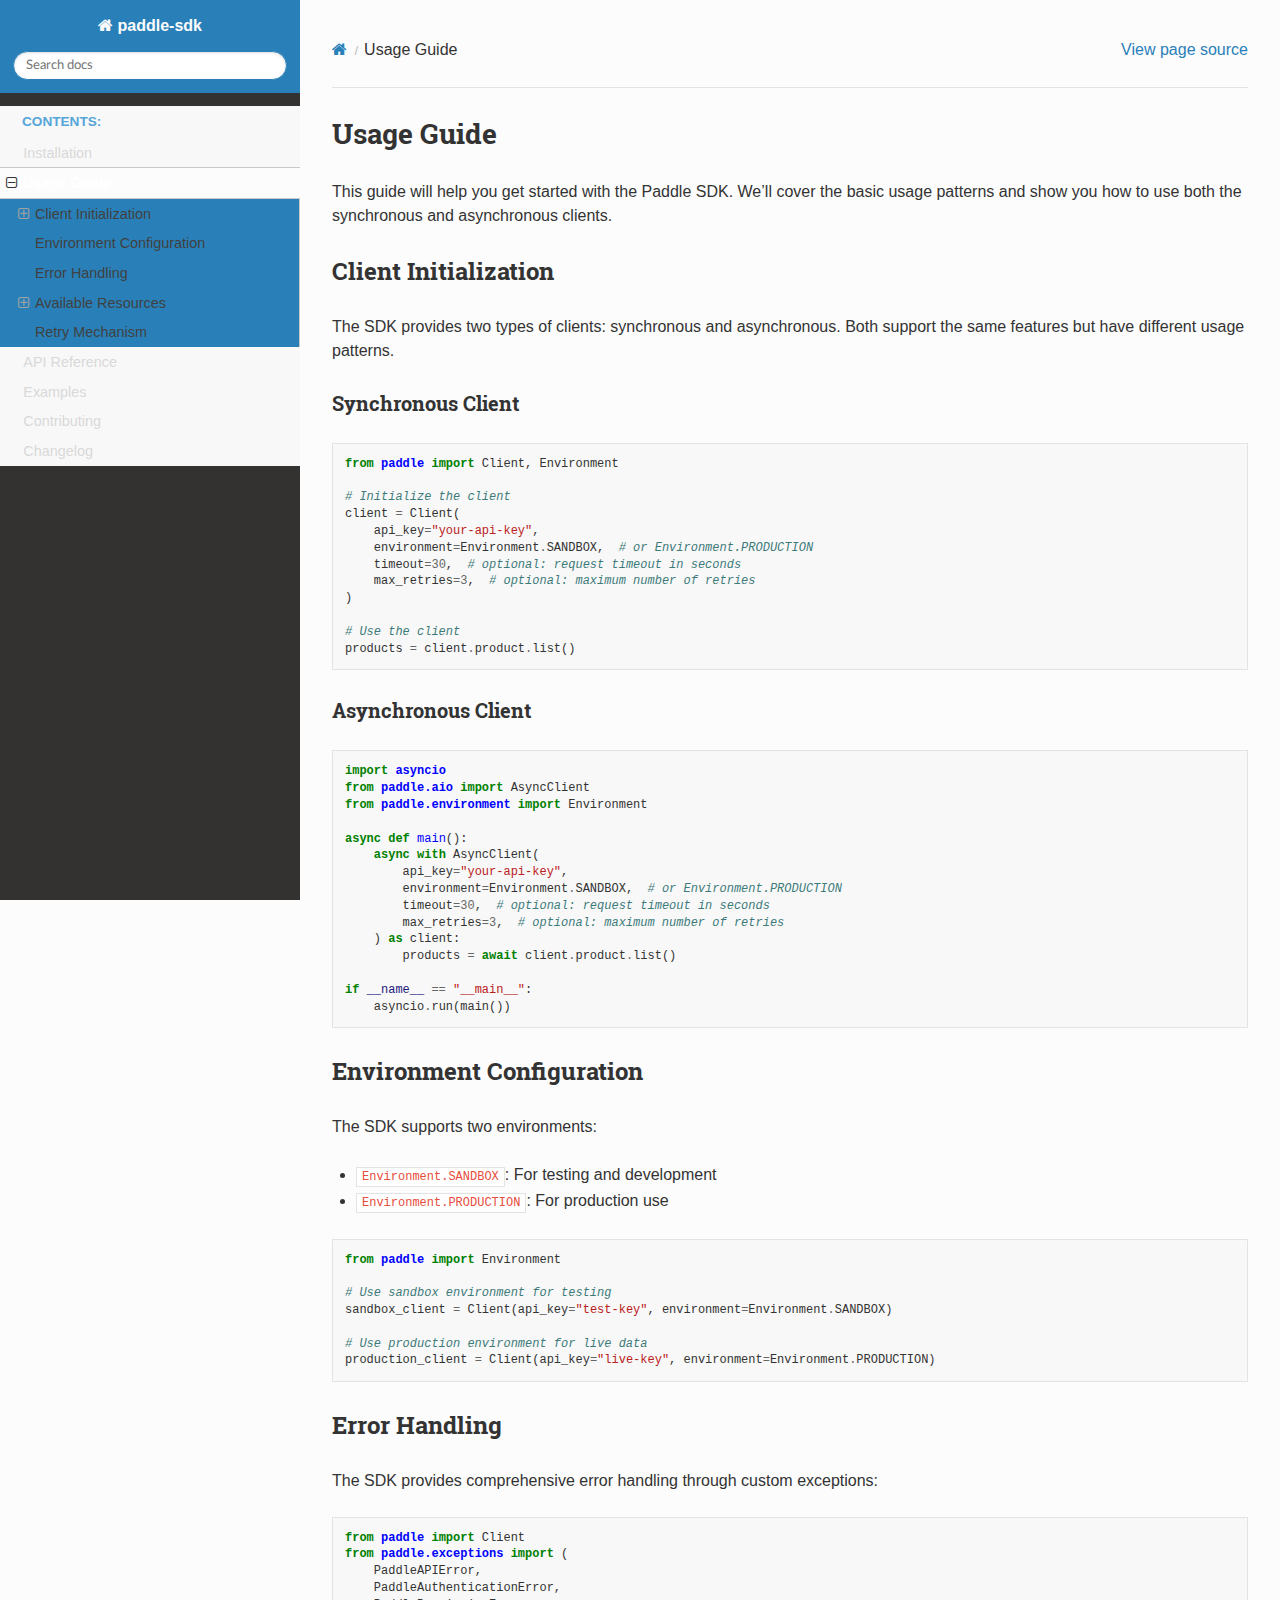
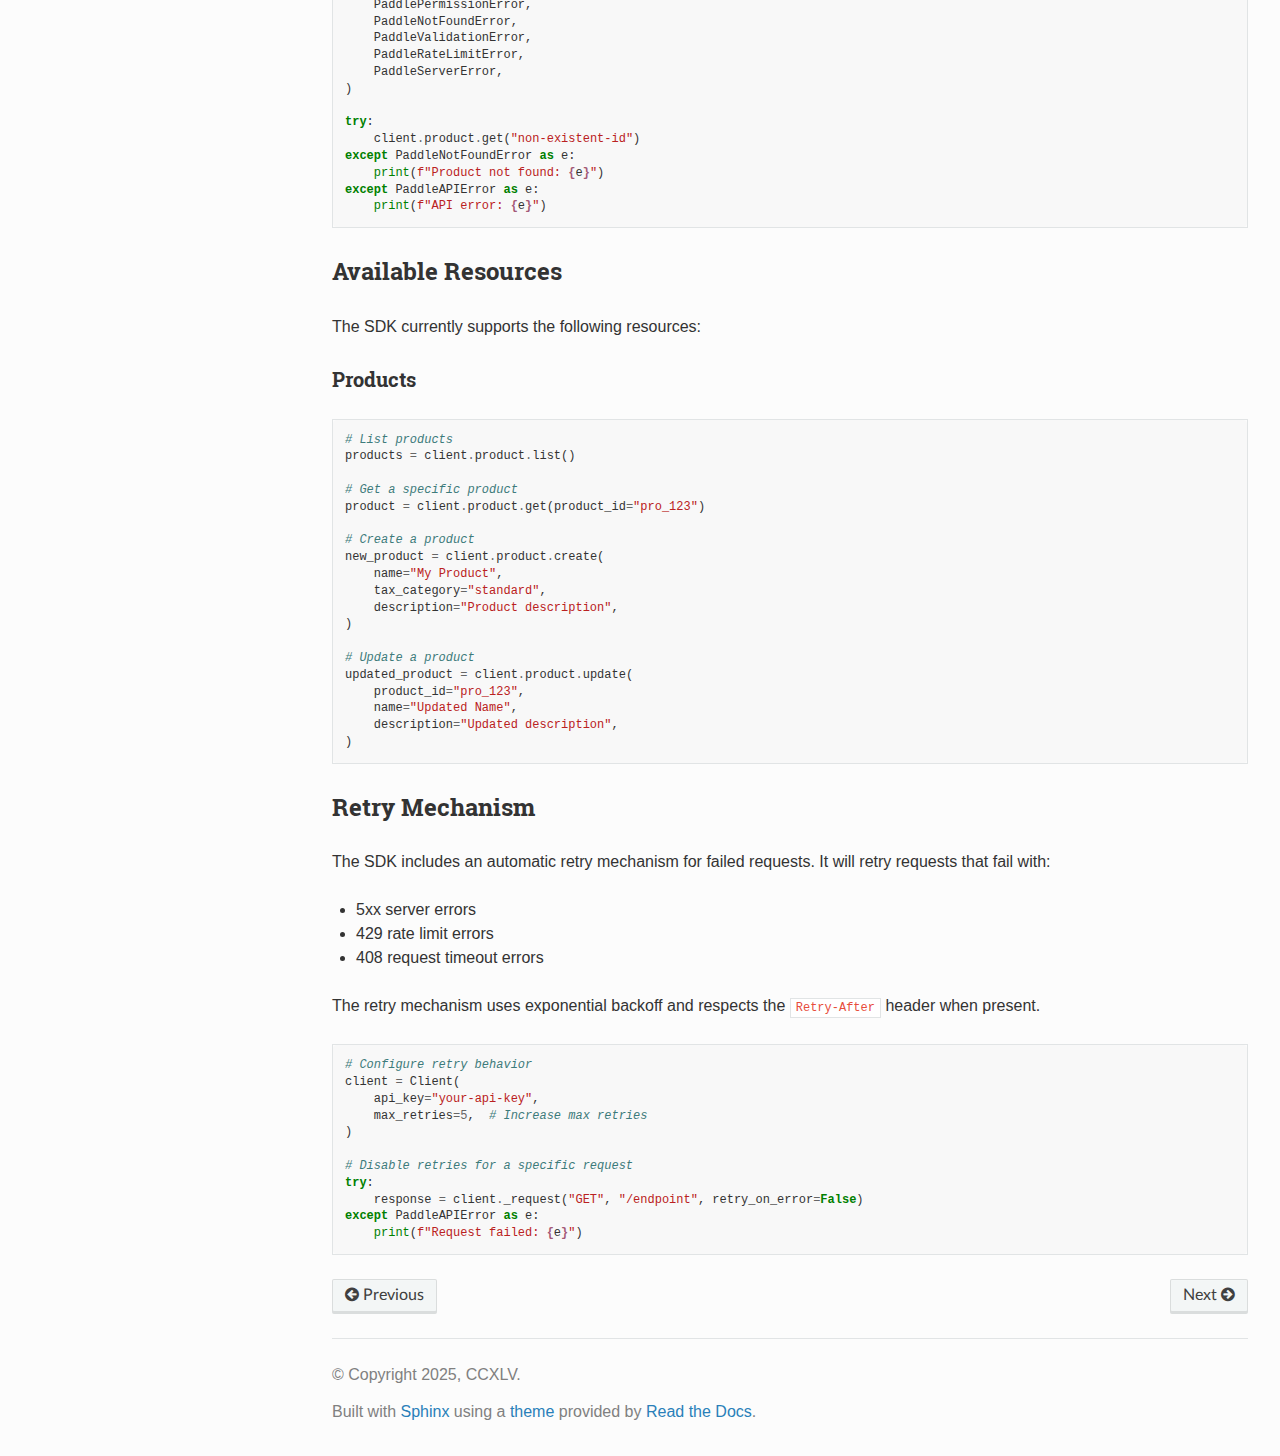
<file: usage.html>
<!DOCTYPE html>
<html class="writer-html5" lang="en" data-content_root="./">
<head>
  <meta charset="utf-8" /><meta name="viewport" content="width=device-width, initial-scale=1" />

  <meta name="viewport" content="width=device-width, initial-scale=1.0" />
  <title>Usage Guide &mdash; paddle-sdk 0.1.0 documentation</title>
      <link rel="stylesheet" type="text/css" href="_static/pygments.css?v=b86133f3" />
      <link rel="stylesheet" type="text/css" href="_static/css/theme.css?v=e59714d7" />
      <link rel="stylesheet" type="text/css" href="_static/custom.css?v=563abbd3" />

  
    <link rel="canonical" href="https://ccxlv.github.io/paddle-sdk/usage.html" />
      <script src="_static/jquery.js?v=5d32c60e"></script>
      <script src="_static/_sphinx_javascript_frameworks_compat.js?v=2cd50e6c"></script>
      <script src="_static/documentation_options.js?v=01f34227"></script>
      <script src="_static/doctools.js?v=9bcbadda"></script>
      <script src="_static/sphinx_highlight.js?v=dc90522c"></script>
    <script src="_static/js/theme.js"></script>
    <link rel="index" title="Index" href="genindex.html" />
    <link rel="search" title="Search" href="search.html" />
    <link rel="next" title="API Reference" href="api.html" />
    <link rel="prev" title="Installation" href="installation.html" />
    <link rel="icon" href="_static/favicon.ico" type="image/x-icon">
    <meta name="viewport" content="width=device-width, initial-scale=1.0">
    <meta name="description" content="Paddle SDK Documentation">
    <meta name="keywords" content="paddle, sdk, documentation">
    <link rel="stylesheet" href="_static/custom.css" type="text/css">
     

</head>

<body class="wy-body-for-nav"> 
  <div class="wy-grid-for-nav">
    <nav data-toggle="wy-nav-shift" class="wy-nav-side">
      <div class="wy-side-scroll">
        <div class="wy-side-nav-search"  style="background: #2980b9" >

          
          
          <a href="index.html" class="icon icon-home">
            paddle-sdk
          </a>
<div role="search">
  <form id="rtd-search-form" class="wy-form" action="search.html" method="get">
    <input type="text" name="q" placeholder="Search docs" aria-label="Search docs" />
    <input type="hidden" name="check_keywords" value="yes" />
    <input type="hidden" name="area" value="default" />
  </form>
</div>
        </div><div class="wy-menu wy-menu-vertical" data-spy="affix" role="navigation" aria-label="Navigation menu">
              <p class="caption" role="heading"><span class="caption-text">Contents:</span></p>
<ul class="current">
<li class="toctree-l1"><a class="reference internal" href="installation.html">Installation</a></li>
<li class="toctree-l1 current"><a class="current reference internal" href="#">Usage Guide</a><ul>
<li class="toctree-l2"><a class="reference internal" href="#client-initialization">Client Initialization</a><ul>
<li class="toctree-l3"><a class="reference internal" href="#synchronous-client">Synchronous Client</a></li>
<li class="toctree-l3"><a class="reference internal" href="#asynchronous-client">Asynchronous Client</a></li>
</ul>
</li>
<li class="toctree-l2"><a class="reference internal" href="#environment-configuration">Environment Configuration</a></li>
<li class="toctree-l2"><a class="reference internal" href="#error-handling">Error Handling</a></li>
<li class="toctree-l2"><a class="reference internal" href="#available-resources">Available Resources</a><ul>
<li class="toctree-l3"><a class="reference internal" href="#products">Products</a></li>
</ul>
</li>
<li class="toctree-l2"><a class="reference internal" href="#retry-mechanism">Retry Mechanism</a></li>
</ul>
</li>
<li class="toctree-l1"><a class="reference internal" href="api.html">API Reference</a></li>
<li class="toctree-l1"><a class="reference internal" href="examples.html">Examples</a></li>
<li class="toctree-l1"><a class="reference internal" href="contributing.html">Contributing</a></li>
<li class="toctree-l1"><a class="reference internal" href="changelog.html">Changelog</a></li>
</ul>

        </div>
      </div>
    </nav>

    <section data-toggle="wy-nav-shift" class="wy-nav-content-wrap"><nav class="wy-nav-top" aria-label="Mobile navigation menu"  style="background: #2980b9" >
          <i data-toggle="wy-nav-top" class="fa fa-bars"></i>
          <a href="index.html">paddle-sdk</a>
      </nav>

      <div class="wy-nav-content">
        <div class="rst-content">
          <div role="navigation" aria-label="Page navigation">
  <ul class="wy-breadcrumbs">
      <li><a href="index.html" class="icon icon-home" aria-label="Home"></a></li>
      <li class="breadcrumb-item active">Usage Guide</li>
      <li class="wy-breadcrumbs-aside">
            <a href="_sources/usage.rst.txt" rel="nofollow"> View page source</a>
      </li>
  </ul>
  <hr/>
</div>
          <div role="main" class="document" itemscope="itemscope" itemtype="http://schema.org/Article">
           <div itemprop="articleBody">
             
  <section id="usage-guide">
<h1>Usage Guide<a class="headerlink" href="#usage-guide" title="Link to this heading"></a></h1>
<p>This guide will help you get started with the Paddle SDK. We’ll cover the basic usage patterns and show you how to use both the synchronous and asynchronous clients.</p>
<section id="client-initialization">
<h2>Client Initialization<a class="headerlink" href="#client-initialization" title="Link to this heading"></a></h2>
<p>The SDK provides two types of clients: synchronous and asynchronous. Both support the same features but have different usage patterns.</p>
<section id="synchronous-client">
<h3>Synchronous Client<a class="headerlink" href="#synchronous-client" title="Link to this heading"></a></h3>
<div class="highlight-python notranslate"><div class="highlight"><pre><span></span><span class="kn">from</span><span class="w"> </span><span class="nn">paddle</span><span class="w"> </span><span class="kn">import</span> <span class="n">Client</span><span class="p">,</span> <span class="n">Environment</span>

<span class="c1"># Initialize the client</span>
<span class="n">client</span> <span class="o">=</span> <span class="n">Client</span><span class="p">(</span>
    <span class="n">api_key</span><span class="o">=</span><span class="s2">&quot;your-api-key&quot;</span><span class="p">,</span>
    <span class="n">environment</span><span class="o">=</span><span class="n">Environment</span><span class="o">.</span><span class="n">SANDBOX</span><span class="p">,</span>  <span class="c1"># or Environment.PRODUCTION</span>
    <span class="n">timeout</span><span class="o">=</span><span class="mi">30</span><span class="p">,</span>  <span class="c1"># optional: request timeout in seconds</span>
    <span class="n">max_retries</span><span class="o">=</span><span class="mi">3</span><span class="p">,</span>  <span class="c1"># optional: maximum number of retries</span>
<span class="p">)</span>

<span class="c1"># Use the client</span>
<span class="n">products</span> <span class="o">=</span> <span class="n">client</span><span class="o">.</span><span class="n">product</span><span class="o">.</span><span class="n">list</span><span class="p">()</span>
</pre></div>
</div>
</section>
<section id="asynchronous-client">
<h3>Asynchronous Client<a class="headerlink" href="#asynchronous-client" title="Link to this heading"></a></h3>
<div class="highlight-python notranslate"><div class="highlight"><pre><span></span><span class="kn">import</span><span class="w"> </span><span class="nn">asyncio</span>
<span class="kn">from</span><span class="w"> </span><span class="nn">paddle.aio</span><span class="w"> </span><span class="kn">import</span> <span class="n">AsyncClient</span>
<span class="kn">from</span><span class="w"> </span><span class="nn">paddle.environment</span><span class="w"> </span><span class="kn">import</span> <span class="n">Environment</span>

<span class="k">async</span> <span class="k">def</span><span class="w"> </span><span class="nf">main</span><span class="p">():</span>
    <span class="k">async</span> <span class="k">with</span> <span class="n">AsyncClient</span><span class="p">(</span>
        <span class="n">api_key</span><span class="o">=</span><span class="s2">&quot;your-api-key&quot;</span><span class="p">,</span>
        <span class="n">environment</span><span class="o">=</span><span class="n">Environment</span><span class="o">.</span><span class="n">SANDBOX</span><span class="p">,</span>  <span class="c1"># or Environment.PRODUCTION</span>
        <span class="n">timeout</span><span class="o">=</span><span class="mi">30</span><span class="p">,</span>  <span class="c1"># optional: request timeout in seconds</span>
        <span class="n">max_retries</span><span class="o">=</span><span class="mi">3</span><span class="p">,</span>  <span class="c1"># optional: maximum number of retries</span>
    <span class="p">)</span> <span class="k">as</span> <span class="n">client</span><span class="p">:</span>
        <span class="n">products</span> <span class="o">=</span> <span class="k">await</span> <span class="n">client</span><span class="o">.</span><span class="n">product</span><span class="o">.</span><span class="n">list</span><span class="p">()</span>

<span class="k">if</span> <span class="vm">__name__</span> <span class="o">==</span> <span class="s2">&quot;__main__&quot;</span><span class="p">:</span>
    <span class="n">asyncio</span><span class="o">.</span><span class="n">run</span><span class="p">(</span><span class="n">main</span><span class="p">())</span>
</pre></div>
</div>
</section>
</section>
<section id="environment-configuration">
<h2>Environment Configuration<a class="headerlink" href="#environment-configuration" title="Link to this heading"></a></h2>
<p>The SDK supports two environments:</p>
<ul class="simple">
<li><p><code class="docutils literal notranslate"><span class="pre">Environment.SANDBOX</span></code>: For testing and development</p></li>
<li><p><code class="docutils literal notranslate"><span class="pre">Environment.PRODUCTION</span></code>: For production use</p></li>
</ul>
<div class="highlight-python notranslate"><div class="highlight"><pre><span></span><span class="kn">from</span><span class="w"> </span><span class="nn">paddle</span><span class="w"> </span><span class="kn">import</span> <span class="n">Environment</span>

<span class="c1"># Use sandbox environment for testing</span>
<span class="n">sandbox_client</span> <span class="o">=</span> <span class="n">Client</span><span class="p">(</span><span class="n">api_key</span><span class="o">=</span><span class="s2">&quot;test-key&quot;</span><span class="p">,</span> <span class="n">environment</span><span class="o">=</span><span class="n">Environment</span><span class="o">.</span><span class="n">SANDBOX</span><span class="p">)</span>

<span class="c1"># Use production environment for live data</span>
<span class="n">production_client</span> <span class="o">=</span> <span class="n">Client</span><span class="p">(</span><span class="n">api_key</span><span class="o">=</span><span class="s2">&quot;live-key&quot;</span><span class="p">,</span> <span class="n">environment</span><span class="o">=</span><span class="n">Environment</span><span class="o">.</span><span class="n">PRODUCTION</span><span class="p">)</span>
</pre></div>
</div>
</section>
<section id="error-handling">
<h2>Error Handling<a class="headerlink" href="#error-handling" title="Link to this heading"></a></h2>
<p>The SDK provides comprehensive error handling through custom exceptions:</p>
<div class="highlight-python notranslate"><div class="highlight"><pre><span></span><span class="kn">from</span><span class="w"> </span><span class="nn">paddle</span><span class="w"> </span><span class="kn">import</span> <span class="n">Client</span>
<span class="kn">from</span><span class="w"> </span><span class="nn">paddle.exceptions</span><span class="w"> </span><span class="kn">import</span> <span class="p">(</span>
    <span class="n">PaddleAPIError</span><span class="p">,</span>
    <span class="n">PaddleAuthenticationError</span><span class="p">,</span>
    <span class="n">PaddlePermissionError</span><span class="p">,</span>
    <span class="n">PaddleNotFoundError</span><span class="p">,</span>
    <span class="n">PaddleValidationError</span><span class="p">,</span>
    <span class="n">PaddleRateLimitError</span><span class="p">,</span>
    <span class="n">PaddleServerError</span><span class="p">,</span>
<span class="p">)</span>

<span class="k">try</span><span class="p">:</span>
    <span class="n">client</span><span class="o">.</span><span class="n">product</span><span class="o">.</span><span class="n">get</span><span class="p">(</span><span class="s2">&quot;non-existent-id&quot;</span><span class="p">)</span>
<span class="k">except</span> <span class="n">PaddleNotFoundError</span> <span class="k">as</span> <span class="n">e</span><span class="p">:</span>
    <span class="nb">print</span><span class="p">(</span><span class="sa">f</span><span class="s2">&quot;Product not found: </span><span class="si">{</span><span class="n">e</span><span class="si">}</span><span class="s2">&quot;</span><span class="p">)</span>
<span class="k">except</span> <span class="n">PaddleAPIError</span> <span class="k">as</span> <span class="n">e</span><span class="p">:</span>
    <span class="nb">print</span><span class="p">(</span><span class="sa">f</span><span class="s2">&quot;API error: </span><span class="si">{</span><span class="n">e</span><span class="si">}</span><span class="s2">&quot;</span><span class="p">)</span>
</pre></div>
</div>
</section>
<section id="available-resources">
<h2>Available Resources<a class="headerlink" href="#available-resources" title="Link to this heading"></a></h2>
<p>The SDK currently supports the following resources:</p>
<section id="products">
<h3>Products<a class="headerlink" href="#products" title="Link to this heading"></a></h3>
<div class="highlight-python notranslate"><div class="highlight"><pre><span></span><span class="c1"># List products</span>
<span class="n">products</span> <span class="o">=</span> <span class="n">client</span><span class="o">.</span><span class="n">product</span><span class="o">.</span><span class="n">list</span><span class="p">()</span>

<span class="c1"># Get a specific product</span>
<span class="n">product</span> <span class="o">=</span> <span class="n">client</span><span class="o">.</span><span class="n">product</span><span class="o">.</span><span class="n">get</span><span class="p">(</span><span class="n">product_id</span><span class="o">=</span><span class="s2">&quot;pro_123&quot;</span><span class="p">)</span>

<span class="c1"># Create a product</span>
<span class="n">new_product</span> <span class="o">=</span> <span class="n">client</span><span class="o">.</span><span class="n">product</span><span class="o">.</span><span class="n">create</span><span class="p">(</span>
    <span class="n">name</span><span class="o">=</span><span class="s2">&quot;My Product&quot;</span><span class="p">,</span>
    <span class="n">tax_category</span><span class="o">=</span><span class="s2">&quot;standard&quot;</span><span class="p">,</span>
    <span class="n">description</span><span class="o">=</span><span class="s2">&quot;Product description&quot;</span><span class="p">,</span>
<span class="p">)</span>

<span class="c1"># Update a product</span>
<span class="n">updated_product</span> <span class="o">=</span> <span class="n">client</span><span class="o">.</span><span class="n">product</span><span class="o">.</span><span class="n">update</span><span class="p">(</span>
    <span class="n">product_id</span><span class="o">=</span><span class="s2">&quot;pro_123&quot;</span><span class="p">,</span>
    <span class="n">name</span><span class="o">=</span><span class="s2">&quot;Updated Name&quot;</span><span class="p">,</span>
    <span class="n">description</span><span class="o">=</span><span class="s2">&quot;Updated description&quot;</span><span class="p">,</span>
<span class="p">)</span>
</pre></div>
</div>
</section>
</section>
<section id="retry-mechanism">
<h2>Retry Mechanism<a class="headerlink" href="#retry-mechanism" title="Link to this heading"></a></h2>
<p>The SDK includes an automatic retry mechanism for failed requests. It will retry requests that fail with:</p>
<ul class="simple">
<li><p>5xx server errors</p></li>
<li><p>429 rate limit errors</p></li>
<li><p>408 request timeout errors</p></li>
</ul>
<p>The retry mechanism uses exponential backoff and respects the <code class="docutils literal notranslate"><span class="pre">Retry-After</span></code> header when present.</p>
<div class="highlight-python notranslate"><div class="highlight"><pre><span></span><span class="c1"># Configure retry behavior</span>
<span class="n">client</span> <span class="o">=</span> <span class="n">Client</span><span class="p">(</span>
    <span class="n">api_key</span><span class="o">=</span><span class="s2">&quot;your-api-key&quot;</span><span class="p">,</span>
    <span class="n">max_retries</span><span class="o">=</span><span class="mi">5</span><span class="p">,</span>  <span class="c1"># Increase max retries</span>
<span class="p">)</span>

<span class="c1"># Disable retries for a specific request</span>
<span class="k">try</span><span class="p">:</span>
    <span class="n">response</span> <span class="o">=</span> <span class="n">client</span><span class="o">.</span><span class="n">_request</span><span class="p">(</span><span class="s2">&quot;GET&quot;</span><span class="p">,</span> <span class="s2">&quot;/endpoint&quot;</span><span class="p">,</span> <span class="n">retry_on_error</span><span class="o">=</span><span class="kc">False</span><span class="p">)</span>
<span class="k">except</span> <span class="n">PaddleAPIError</span> <span class="k">as</span> <span class="n">e</span><span class="p">:</span>
    <span class="nb">print</span><span class="p">(</span><span class="sa">f</span><span class="s2">&quot;Request failed: </span><span class="si">{</span><span class="n">e</span><span class="si">}</span><span class="s2">&quot;</span><span class="p">)</span>
</pre></div>
</div>
</section>
</section>


           </div>
          </div>
          <footer><div class="rst-footer-buttons" role="navigation" aria-label="Footer">
        <a href="installation.html" class="btn btn-neutral float-left" title="Installation" accesskey="p" rel="prev"><span class="fa fa-arrow-circle-left" aria-hidden="true"></span> Previous</a>
        <a href="api.html" class="btn btn-neutral float-right" title="API Reference" accesskey="n" rel="next">Next <span class="fa fa-arrow-circle-right" aria-hidden="true"></span></a>
    </div>

  <hr/>

  <div role="contentinfo">
    <p>&#169; Copyright 2025, CCXLV.</p>
  </div>

  Built with <a href="https://www.sphinx-doc.org/">Sphinx</a> using a
    <a href="https://github.com/readthedocs/sphinx_rtd_theme">theme</a>
    provided by <a href="https://readthedocs.org">Read the Docs</a>.
   

</footer>
        </div>
      </div>
    </section>
  </div>
  <script>
      jQuery(function () {
          SphinxRtdTheme.Navigation.enable(true);
      });
  </script>
    <div class="footer">
        <div class="footer-container">
            <div class="footer-content">
                <p>&copy; 2025, CCXLV. All rights reserved.</p>
                <p>Paddle SDK Version 0.1.0</p>
            </div>
            <div class="footer-links">
                <a href="https://github.com/ccxlv/paddle-sdk">GitHub</a>
            </div>
        </div>
    </div>
     


</body>
</html>
</file>
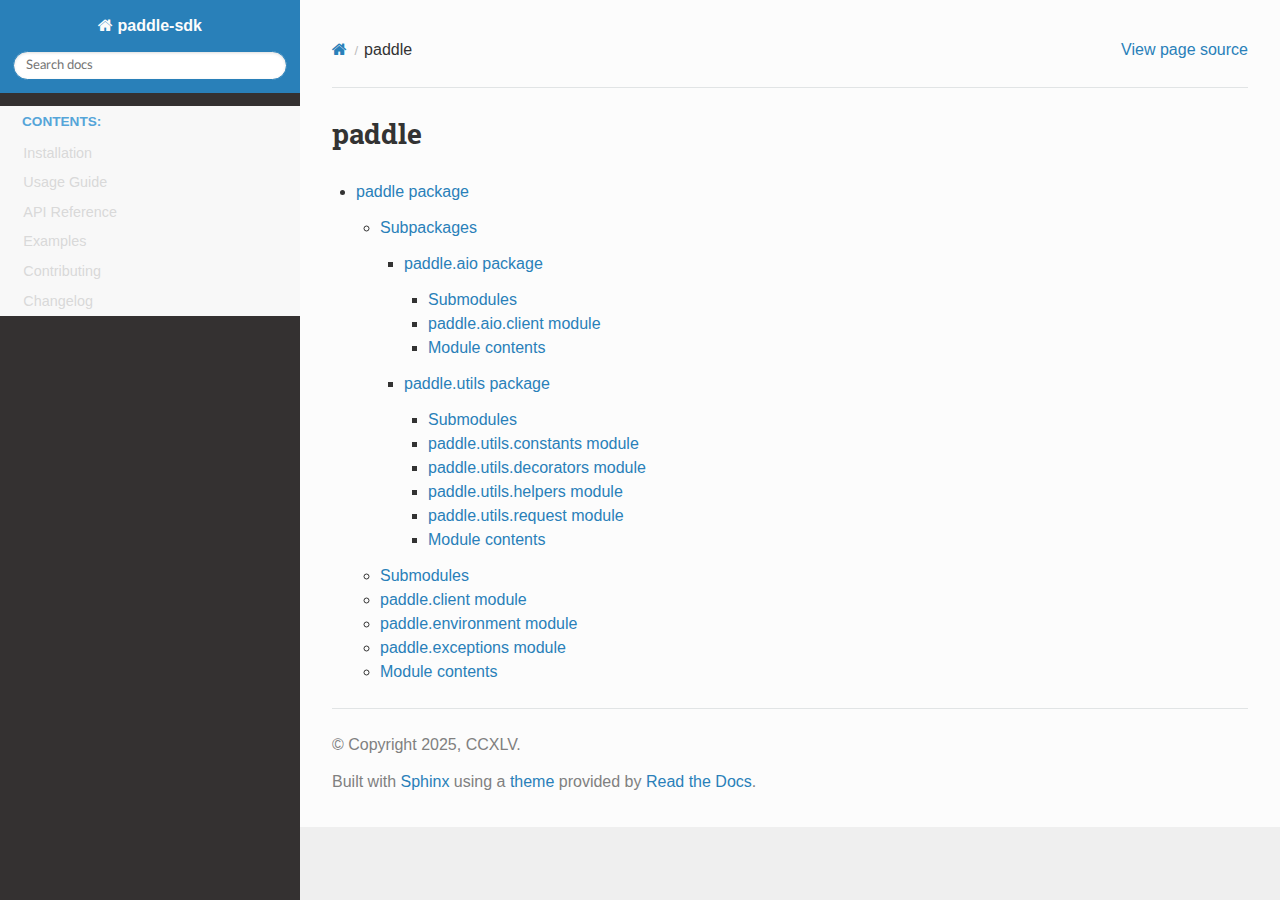
<file: source/modules.html>
<!DOCTYPE html>
<html class="writer-html5" lang="en" data-content_root="../">
<head>
  <meta charset="utf-8" /><meta name="viewport" content="width=device-width, initial-scale=1" />

  <meta name="viewport" content="width=device-width, initial-scale=1.0" />
  <title>paddle &mdash; paddle-sdk 0.1.0 documentation</title>
      <link rel="stylesheet" type="text/css" href="../_static/pygments.css?v=b86133f3" />
      <link rel="stylesheet" type="text/css" href="../_static/css/theme.css?v=e59714d7" />
      <link rel="stylesheet" type="text/css" href="../_static/custom.css?v=563abbd3" />

  
    <link rel="canonical" href="https://ccxlv.github.io/paddle-sdk/source/modules.html" />
      <script src="../_static/jquery.js?v=5d32c60e"></script>
      <script src="../_static/_sphinx_javascript_frameworks_compat.js?v=2cd50e6c"></script>
      <script src="../_static/documentation_options.js?v=01f34227"></script>
      <script src="../_static/doctools.js?v=9bcbadda"></script>
      <script src="../_static/sphinx_highlight.js?v=dc90522c"></script>
    <script src="../_static/js/theme.js"></script>
    <link rel="index" title="Index" href="../genindex.html" />
    <link rel="search" title="Search" href="../search.html" />
    <link rel="icon" href="../_static/favicon.ico" type="image/x-icon">
    <meta name="viewport" content="width=device-width, initial-scale=1.0">
    <meta name="description" content="Paddle SDK Documentation">
    <meta name="keywords" content="paddle, sdk, documentation">
    <link rel="stylesheet" href="../_static/custom.css" type="text/css">
     

</head>

<body class="wy-body-for-nav"> 
  <div class="wy-grid-for-nav">
    <nav data-toggle="wy-nav-shift" class="wy-nav-side">
      <div class="wy-side-scroll">
        <div class="wy-side-nav-search"  style="background: #2980b9" >

          
          
          <a href="../index.html" class="icon icon-home">
            paddle-sdk
          </a>
<div role="search">
  <form id="rtd-search-form" class="wy-form" action="../search.html" method="get">
    <input type="text" name="q" placeholder="Search docs" aria-label="Search docs" />
    <input type="hidden" name="check_keywords" value="yes" />
    <input type="hidden" name="area" value="default" />
  </form>
</div>
        </div><div class="wy-menu wy-menu-vertical" data-spy="affix" role="navigation" aria-label="Navigation menu">
              <p class="caption" role="heading"><span class="caption-text">Contents:</span></p>
<ul>
<li class="toctree-l1"><a class="reference internal" href="../installation.html">Installation</a></li>
<li class="toctree-l1"><a class="reference internal" href="../usage.html">Usage Guide</a></li>
<li class="toctree-l1"><a class="reference internal" href="../api.html">API Reference</a></li>
<li class="toctree-l1"><a class="reference internal" href="../examples.html">Examples</a></li>
<li class="toctree-l1"><a class="reference internal" href="../contributing.html">Contributing</a></li>
<li class="toctree-l1"><a class="reference internal" href="../changelog.html">Changelog</a></li>
</ul>

        </div>
      </div>
    </nav>

    <section data-toggle="wy-nav-shift" class="wy-nav-content-wrap"><nav class="wy-nav-top" aria-label="Mobile navigation menu"  style="background: #2980b9" >
          <i data-toggle="wy-nav-top" class="fa fa-bars"></i>
          <a href="../index.html">paddle-sdk</a>
      </nav>

      <div class="wy-nav-content">
        <div class="rst-content">
          <div role="navigation" aria-label="Page navigation">
  <ul class="wy-breadcrumbs">
      <li><a href="../index.html" class="icon icon-home" aria-label="Home"></a></li>
      <li class="breadcrumb-item active">paddle</li>
      <li class="wy-breadcrumbs-aside">
            <a href="../_sources/source/modules.rst.txt" rel="nofollow"> View page source</a>
      </li>
  </ul>
  <hr/>
</div>
          <div role="main" class="document" itemscope="itemscope" itemtype="http://schema.org/Article">
           <div itemprop="articleBody">
             
  <section id="paddle">
<h1>paddle<a class="headerlink" href="#paddle" title="Link to this heading"></a></h1>
<div class="toctree-wrapper compound">
<ul>
<li class="toctree-l1"><a class="reference internal" href="paddle.html">paddle package</a><ul>
<li class="toctree-l2"><a class="reference internal" href="paddle.html#subpackages">Subpackages</a><ul>
<li class="toctree-l3"><a class="reference internal" href="paddle.aio.html">paddle.aio package</a><ul>
<li class="toctree-l4"><a class="reference internal" href="paddle.aio.html#submodules">Submodules</a></li>
<li class="toctree-l4"><a class="reference internal" href="paddle.aio.html#paddle-aio-client-module">paddle.aio.client module</a></li>
<li class="toctree-l4"><a class="reference internal" href="paddle.aio.html#module-contents">Module contents</a></li>
</ul>
</li>
<li class="toctree-l3"><a class="reference internal" href="paddle.utils.html">paddle.utils package</a><ul>
<li class="toctree-l4"><a class="reference internal" href="paddle.utils.html#submodules">Submodules</a></li>
<li class="toctree-l4"><a class="reference internal" href="paddle.utils.html#paddle-utils-constants-module">paddle.utils.constants module</a></li>
<li class="toctree-l4"><a class="reference internal" href="paddle.utils.html#paddle-utils-decorators-module">paddle.utils.decorators module</a></li>
<li class="toctree-l4"><a class="reference internal" href="paddle.utils.html#paddle-utils-helpers-module">paddle.utils.helpers module</a></li>
<li class="toctree-l4"><a class="reference internal" href="paddle.utils.html#paddle-utils-request-module">paddle.utils.request module</a></li>
<li class="toctree-l4"><a class="reference internal" href="paddle.utils.html#module-contents">Module contents</a></li>
</ul>
</li>
</ul>
</li>
<li class="toctree-l2"><a class="reference internal" href="paddle.html#submodules">Submodules</a></li>
<li class="toctree-l2"><a class="reference internal" href="paddle.html#paddle-client-module">paddle.client module</a></li>
<li class="toctree-l2"><a class="reference internal" href="paddle.html#paddle-environment-module">paddle.environment module</a></li>
<li class="toctree-l2"><a class="reference internal" href="paddle.html#paddle-exceptions-module">paddle.exceptions module</a></li>
<li class="toctree-l2"><a class="reference internal" href="paddle.html#module-contents">Module contents</a></li>
</ul>
</li>
</ul>
</div>
</section>


           </div>
          </div>
          <footer>

  <hr/>

  <div role="contentinfo">
    <p>&#169; Copyright 2025, CCXLV.</p>
  </div>

  Built with <a href="https://www.sphinx-doc.org/">Sphinx</a> using a
    <a href="https://github.com/readthedocs/sphinx_rtd_theme">theme</a>
    provided by <a href="https://readthedocs.org">Read the Docs</a>.
   

</footer>
        </div>
      </div>
    </section>
  </div>
  <script>
      jQuery(function () {
          SphinxRtdTheme.Navigation.enable(true);
      });
  </script>
    <div class="footer">
        <div class="footer-container">
            <div class="footer-content">
                <p>&copy; 2025, CCXLV. All rights reserved.</p>
                <p>Paddle SDK Version 0.1.0</p>
            </div>
            <div class="footer-links">
                <a href="https://github.com/ccxlv/paddle-sdk">GitHub</a>
            </div>
        </div>
    </div>
     


</body>
</html>
</file>
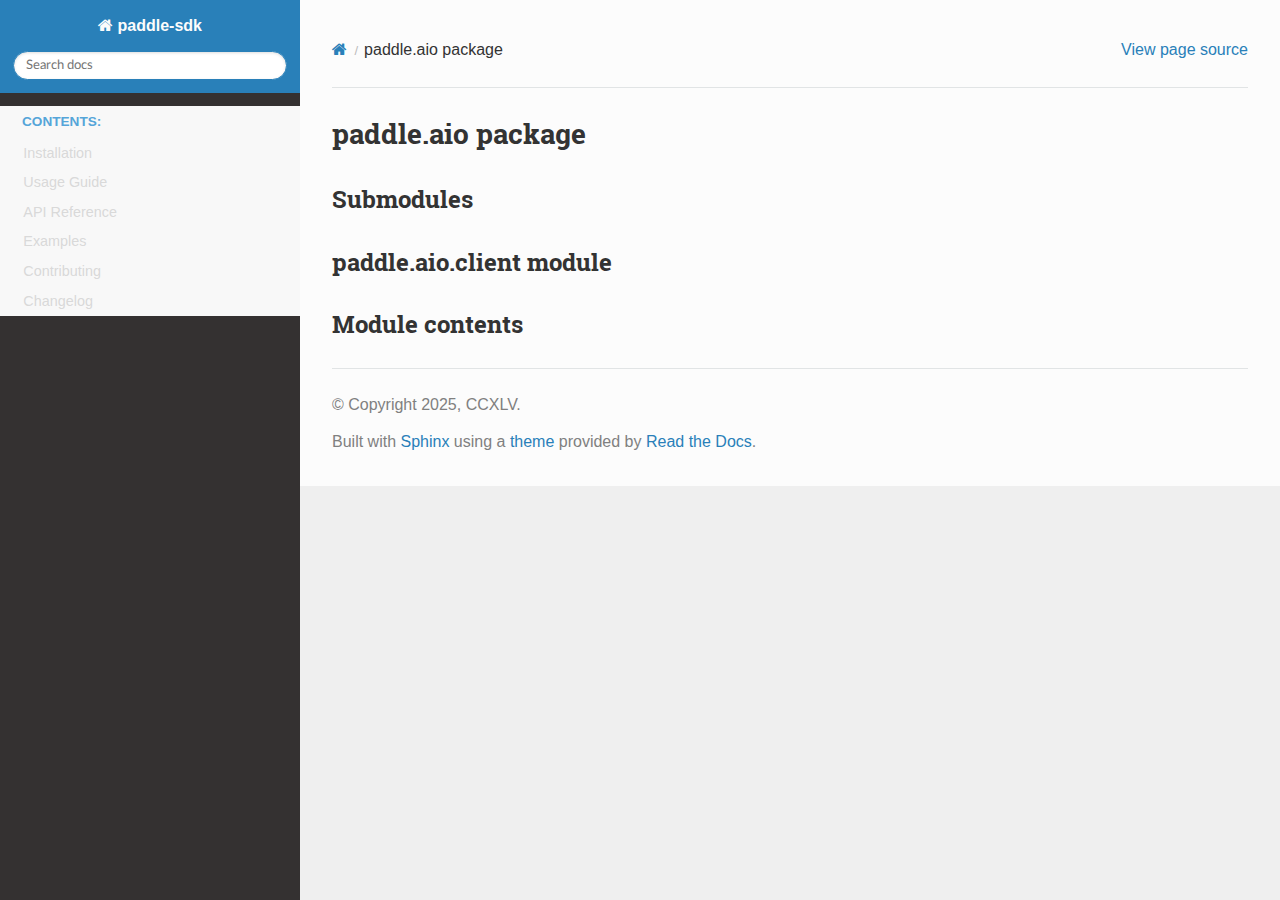
<file: source/paddle.aio.html>
<!DOCTYPE html>
<html class="writer-html5" lang="en" data-content_root="../">
<head>
  <meta charset="utf-8" /><meta name="viewport" content="width=device-width, initial-scale=1" />

  <meta name="viewport" content="width=device-width, initial-scale=1.0" />
  <title>paddle.aio package &mdash; paddle-sdk 0.1.0 documentation</title>
      <link rel="stylesheet" type="text/css" href="../_static/pygments.css?v=b86133f3" />
      <link rel="stylesheet" type="text/css" href="../_static/css/theme.css?v=e59714d7" />
      <link rel="stylesheet" type="text/css" href="../_static/custom.css?v=563abbd3" />

  
    <link rel="canonical" href="https://ccxlv.github.io/paddle-sdk/source/paddle.aio.html" />
      <script src="../_static/jquery.js?v=5d32c60e"></script>
      <script src="../_static/_sphinx_javascript_frameworks_compat.js?v=2cd50e6c"></script>
      <script src="../_static/documentation_options.js?v=01f34227"></script>
      <script src="../_static/doctools.js?v=9bcbadda"></script>
      <script src="../_static/sphinx_highlight.js?v=dc90522c"></script>
    <script src="../_static/js/theme.js"></script>
    <link rel="index" title="Index" href="../genindex.html" />
    <link rel="search" title="Search" href="../search.html" />
    <link rel="icon" href="../_static/favicon.ico" type="image/x-icon">
    <meta name="viewport" content="width=device-width, initial-scale=1.0">
    <meta name="description" content="Paddle SDK Documentation">
    <meta name="keywords" content="paddle, sdk, documentation">
    <link rel="stylesheet" href="../_static/custom.css" type="text/css">
     

</head>

<body class="wy-body-for-nav"> 
  <div class="wy-grid-for-nav">
    <nav data-toggle="wy-nav-shift" class="wy-nav-side">
      <div class="wy-side-scroll">
        <div class="wy-side-nav-search"  style="background: #2980b9" >

          
          
          <a href="../index.html" class="icon icon-home">
            paddle-sdk
          </a>
<div role="search">
  <form id="rtd-search-form" class="wy-form" action="../search.html" method="get">
    <input type="text" name="q" placeholder="Search docs" aria-label="Search docs" />
    <input type="hidden" name="check_keywords" value="yes" />
    <input type="hidden" name="area" value="default" />
  </form>
</div>
        </div><div class="wy-menu wy-menu-vertical" data-spy="affix" role="navigation" aria-label="Navigation menu">
              <p class="caption" role="heading"><span class="caption-text">Contents:</span></p>
<ul>
<li class="toctree-l1"><a class="reference internal" href="../installation.html">Installation</a></li>
<li class="toctree-l1"><a class="reference internal" href="../usage.html">Usage Guide</a></li>
<li class="toctree-l1"><a class="reference internal" href="../api.html">API Reference</a></li>
<li class="toctree-l1"><a class="reference internal" href="../examples.html">Examples</a></li>
<li class="toctree-l1"><a class="reference internal" href="../contributing.html">Contributing</a></li>
<li class="toctree-l1"><a class="reference internal" href="../changelog.html">Changelog</a></li>
</ul>

        </div>
      </div>
    </nav>

    <section data-toggle="wy-nav-shift" class="wy-nav-content-wrap"><nav class="wy-nav-top" aria-label="Mobile navigation menu"  style="background: #2980b9" >
          <i data-toggle="wy-nav-top" class="fa fa-bars"></i>
          <a href="../index.html">paddle-sdk</a>
      </nav>

      <div class="wy-nav-content">
        <div class="rst-content">
          <div role="navigation" aria-label="Page navigation">
  <ul class="wy-breadcrumbs">
      <li><a href="../index.html" class="icon icon-home" aria-label="Home"></a></li>
      <li class="breadcrumb-item active">paddle.aio package</li>
      <li class="wy-breadcrumbs-aside">
            <a href="../_sources/source/paddle.aio.rst.txt" rel="nofollow"> View page source</a>
      </li>
  </ul>
  <hr/>
</div>
          <div role="main" class="document" itemscope="itemscope" itemtype="http://schema.org/Article">
           <div itemprop="articleBody">
             
  <section id="paddle-aio-package">
<h1>paddle.aio package<a class="headerlink" href="#paddle-aio-package" title="Link to this heading"></a></h1>
<section id="submodules">
<h2>Submodules<a class="headerlink" href="#submodules" title="Link to this heading"></a></h2>
</section>
<section id="paddle-aio-client-module">
<h2>paddle.aio.client module<a class="headerlink" href="#paddle-aio-client-module" title="Link to this heading"></a></h2>
</section>
<section id="module-contents">
<h2>Module contents<a class="headerlink" href="#module-contents" title="Link to this heading"></a></h2>
</section>
</section>


           </div>
          </div>
          <footer>

  <hr/>

  <div role="contentinfo">
    <p>&#169; Copyright 2025, CCXLV.</p>
  </div>

  Built with <a href="https://www.sphinx-doc.org/">Sphinx</a> using a
    <a href="https://github.com/readthedocs/sphinx_rtd_theme">theme</a>
    provided by <a href="https://readthedocs.org">Read the Docs</a>.
   

</footer>
        </div>
      </div>
    </section>
  </div>
  <script>
      jQuery(function () {
          SphinxRtdTheme.Navigation.enable(true);
      });
  </script>
    <div class="footer">
        <div class="footer-container">
            <div class="footer-content">
                <p>&copy; 2025, CCXLV. All rights reserved.</p>
                <p>Paddle SDK Version 0.1.0</p>
            </div>
            <div class="footer-links">
                <a href="https://github.com/ccxlv/paddle-sdk">GitHub</a>
            </div>
        </div>
    </div>
     


</body>
</html>
</file>
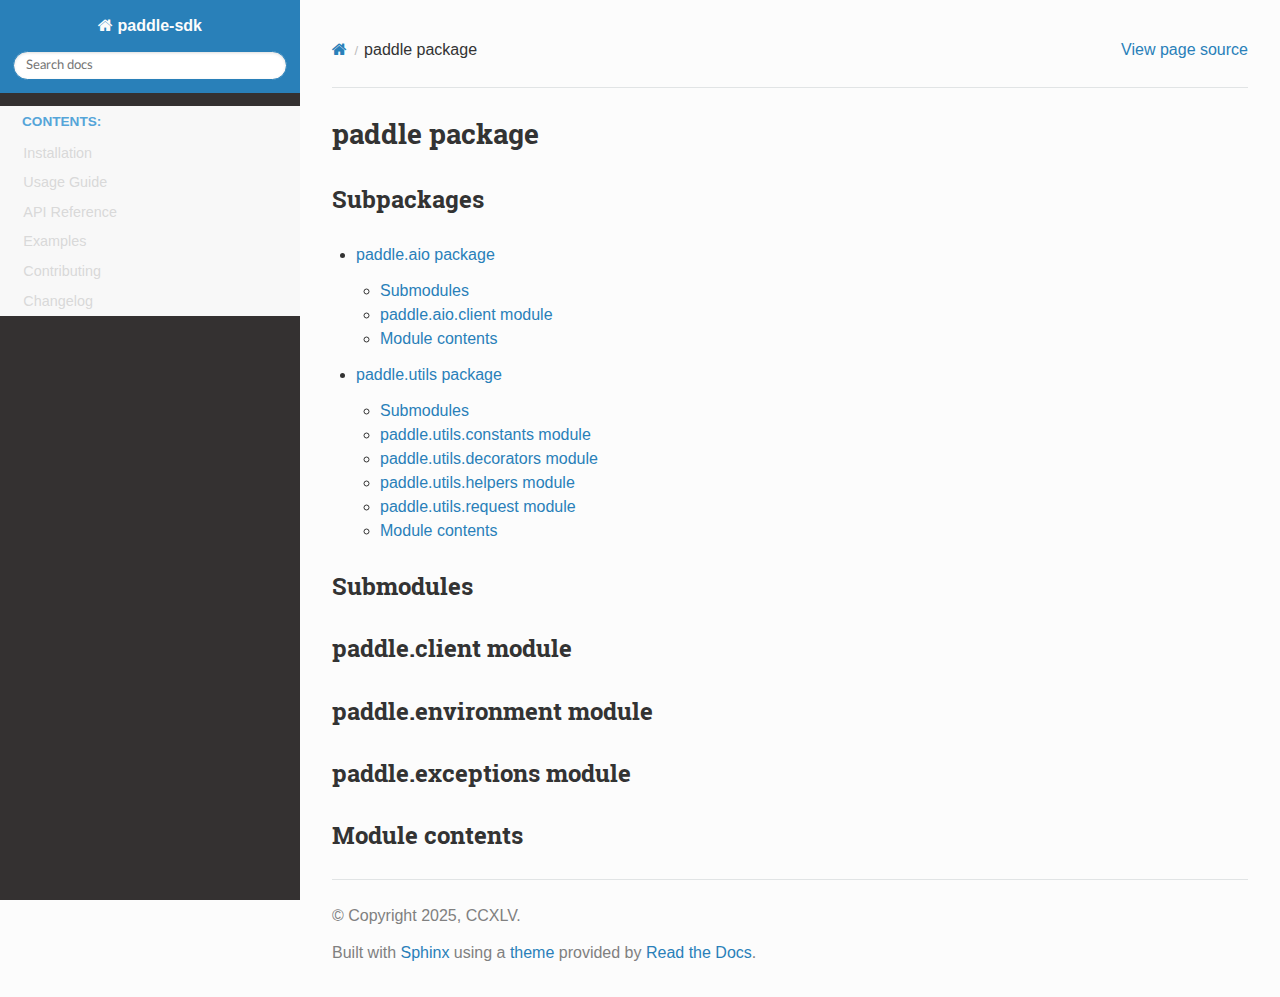
<file: source/paddle.html>
<!DOCTYPE html>
<html class="writer-html5" lang="en" data-content_root="../">
<head>
  <meta charset="utf-8" /><meta name="viewport" content="width=device-width, initial-scale=1" />

  <meta name="viewport" content="width=device-width, initial-scale=1.0" />
  <title>paddle package &mdash; paddle-sdk 0.1.0 documentation</title>
      <link rel="stylesheet" type="text/css" href="../_static/pygments.css?v=b86133f3" />
      <link rel="stylesheet" type="text/css" href="../_static/css/theme.css?v=e59714d7" />
      <link rel="stylesheet" type="text/css" href="../_static/custom.css?v=563abbd3" />

  
    <link rel="canonical" href="https://ccxlv.github.io/paddle-sdk/source/paddle.html" />
      <script src="../_static/jquery.js?v=5d32c60e"></script>
      <script src="../_static/_sphinx_javascript_frameworks_compat.js?v=2cd50e6c"></script>
      <script src="../_static/documentation_options.js?v=01f34227"></script>
      <script src="../_static/doctools.js?v=9bcbadda"></script>
      <script src="../_static/sphinx_highlight.js?v=dc90522c"></script>
    <script src="../_static/js/theme.js"></script>
    <link rel="index" title="Index" href="../genindex.html" />
    <link rel="search" title="Search" href="../search.html" />
    <link rel="icon" href="../_static/favicon.ico" type="image/x-icon">
    <meta name="viewport" content="width=device-width, initial-scale=1.0">
    <meta name="description" content="Paddle SDK Documentation">
    <meta name="keywords" content="paddle, sdk, documentation">
    <link rel="stylesheet" href="../_static/custom.css" type="text/css">
     

</head>

<body class="wy-body-for-nav"> 
  <div class="wy-grid-for-nav">
    <nav data-toggle="wy-nav-shift" class="wy-nav-side">
      <div class="wy-side-scroll">
        <div class="wy-side-nav-search"  style="background: #2980b9" >

          
          
          <a href="../index.html" class="icon icon-home">
            paddle-sdk
          </a>
<div role="search">
  <form id="rtd-search-form" class="wy-form" action="../search.html" method="get">
    <input type="text" name="q" placeholder="Search docs" aria-label="Search docs" />
    <input type="hidden" name="check_keywords" value="yes" />
    <input type="hidden" name="area" value="default" />
  </form>
</div>
        </div><div class="wy-menu wy-menu-vertical" data-spy="affix" role="navigation" aria-label="Navigation menu">
              <p class="caption" role="heading"><span class="caption-text">Contents:</span></p>
<ul>
<li class="toctree-l1"><a class="reference internal" href="../installation.html">Installation</a></li>
<li class="toctree-l1"><a class="reference internal" href="../usage.html">Usage Guide</a></li>
<li class="toctree-l1"><a class="reference internal" href="../api.html">API Reference</a></li>
<li class="toctree-l1"><a class="reference internal" href="../examples.html">Examples</a></li>
<li class="toctree-l1"><a class="reference internal" href="../contributing.html">Contributing</a></li>
<li class="toctree-l1"><a class="reference internal" href="../changelog.html">Changelog</a></li>
</ul>

        </div>
      </div>
    </nav>

    <section data-toggle="wy-nav-shift" class="wy-nav-content-wrap"><nav class="wy-nav-top" aria-label="Mobile navigation menu"  style="background: #2980b9" >
          <i data-toggle="wy-nav-top" class="fa fa-bars"></i>
          <a href="../index.html">paddle-sdk</a>
      </nav>

      <div class="wy-nav-content">
        <div class="rst-content">
          <div role="navigation" aria-label="Page navigation">
  <ul class="wy-breadcrumbs">
      <li><a href="../index.html" class="icon icon-home" aria-label="Home"></a></li>
      <li class="breadcrumb-item active">paddle package</li>
      <li class="wy-breadcrumbs-aside">
            <a href="../_sources/source/paddle.rst.txt" rel="nofollow"> View page source</a>
      </li>
  </ul>
  <hr/>
</div>
          <div role="main" class="document" itemscope="itemscope" itemtype="http://schema.org/Article">
           <div itemprop="articleBody">
             
  <section id="paddle-package">
<h1>paddle package<a class="headerlink" href="#paddle-package" title="Link to this heading"></a></h1>
<section id="subpackages">
<h2>Subpackages<a class="headerlink" href="#subpackages" title="Link to this heading"></a></h2>
<div class="toctree-wrapper compound">
<ul>
<li class="toctree-l1"><a class="reference internal" href="paddle.aio.html">paddle.aio package</a><ul>
<li class="toctree-l2"><a class="reference internal" href="paddle.aio.html#submodules">Submodules</a></li>
<li class="toctree-l2"><a class="reference internal" href="paddle.aio.html#paddle-aio-client-module">paddle.aio.client module</a></li>
<li class="toctree-l2"><a class="reference internal" href="paddle.aio.html#module-contents">Module contents</a></li>
</ul>
</li>
<li class="toctree-l1"><a class="reference internal" href="paddle.utils.html">paddle.utils package</a><ul>
<li class="toctree-l2"><a class="reference internal" href="paddle.utils.html#submodules">Submodules</a></li>
<li class="toctree-l2"><a class="reference internal" href="paddle.utils.html#paddle-utils-constants-module">paddle.utils.constants module</a></li>
<li class="toctree-l2"><a class="reference internal" href="paddle.utils.html#paddle-utils-decorators-module">paddle.utils.decorators module</a></li>
<li class="toctree-l2"><a class="reference internal" href="paddle.utils.html#paddle-utils-helpers-module">paddle.utils.helpers module</a></li>
<li class="toctree-l2"><a class="reference internal" href="paddle.utils.html#paddle-utils-request-module">paddle.utils.request module</a></li>
<li class="toctree-l2"><a class="reference internal" href="paddle.utils.html#module-contents">Module contents</a></li>
</ul>
</li>
</ul>
</div>
</section>
<section id="submodules">
<h2>Submodules<a class="headerlink" href="#submodules" title="Link to this heading"></a></h2>
</section>
<section id="paddle-client-module">
<h2>paddle.client module<a class="headerlink" href="#paddle-client-module" title="Link to this heading"></a></h2>
</section>
<section id="paddle-environment-module">
<h2>paddle.environment module<a class="headerlink" href="#paddle-environment-module" title="Link to this heading"></a></h2>
</section>
<section id="paddle-exceptions-module">
<h2>paddle.exceptions module<a class="headerlink" href="#paddle-exceptions-module" title="Link to this heading"></a></h2>
</section>
<section id="module-contents">
<h2>Module contents<a class="headerlink" href="#module-contents" title="Link to this heading"></a></h2>
</section>
</section>


           </div>
          </div>
          <footer>

  <hr/>

  <div role="contentinfo">
    <p>&#169; Copyright 2025, CCXLV.</p>
  </div>

  Built with <a href="https://www.sphinx-doc.org/">Sphinx</a> using a
    <a href="https://github.com/readthedocs/sphinx_rtd_theme">theme</a>
    provided by <a href="https://readthedocs.org">Read the Docs</a>.
   

</footer>
        </div>
      </div>
    </section>
  </div>
  <script>
      jQuery(function () {
          SphinxRtdTheme.Navigation.enable(true);
      });
  </script>
    <div class="footer">
        <div class="footer-container">
            <div class="footer-content">
                <p>&copy; 2025, CCXLV. All rights reserved.</p>
                <p>Paddle SDK Version 0.1.0</p>
            </div>
            <div class="footer-links">
                <a href="https://github.com/ccxlv/paddle-sdk">GitHub</a>
            </div>
        </div>
    </div>
     


</body>
</html>
</file>
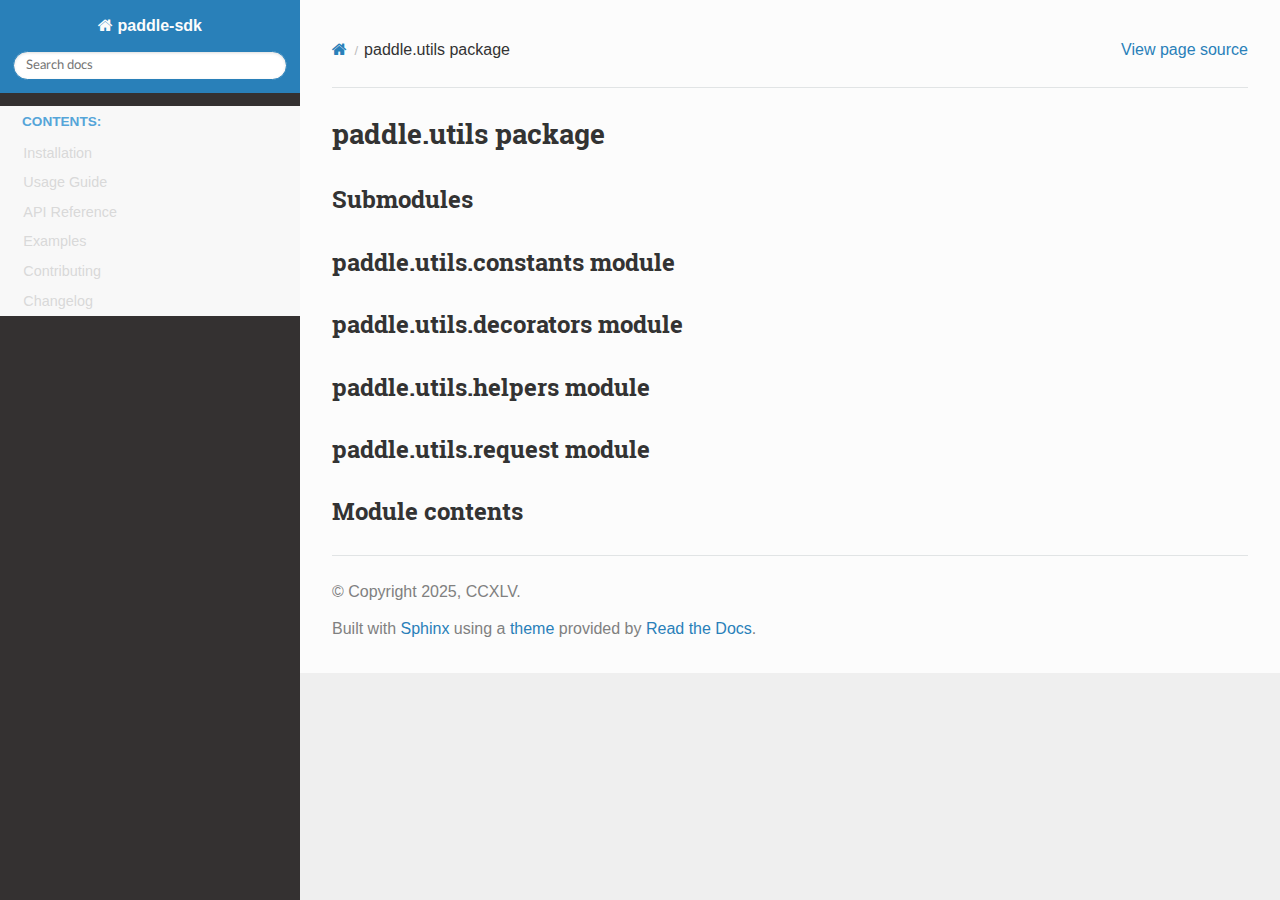
<file: source/paddle.utils.html>
<!DOCTYPE html>
<html class="writer-html5" lang="en" data-content_root="../">
<head>
  <meta charset="utf-8" /><meta name="viewport" content="width=device-width, initial-scale=1" />

  <meta name="viewport" content="width=device-width, initial-scale=1.0" />
  <title>paddle.utils package &mdash; paddle-sdk 0.1.0 documentation</title>
      <link rel="stylesheet" type="text/css" href="../_static/pygments.css?v=b86133f3" />
      <link rel="stylesheet" type="text/css" href="../_static/css/theme.css?v=e59714d7" />
      <link rel="stylesheet" type="text/css" href="../_static/custom.css?v=563abbd3" />

  
    <link rel="canonical" href="https://ccxlv.github.io/paddle-sdk/source/paddle.utils.html" />
      <script src="../_static/jquery.js?v=5d32c60e"></script>
      <script src="../_static/_sphinx_javascript_frameworks_compat.js?v=2cd50e6c"></script>
      <script src="../_static/documentation_options.js?v=01f34227"></script>
      <script src="../_static/doctools.js?v=9bcbadda"></script>
      <script src="../_static/sphinx_highlight.js?v=dc90522c"></script>
    <script src="../_static/js/theme.js"></script>
    <link rel="index" title="Index" href="../genindex.html" />
    <link rel="search" title="Search" href="../search.html" />
    <link rel="icon" href="../_static/favicon.ico" type="image/x-icon">
    <meta name="viewport" content="width=device-width, initial-scale=1.0">
    <meta name="description" content="Paddle SDK Documentation">
    <meta name="keywords" content="paddle, sdk, documentation">
    <link rel="stylesheet" href="../_static/custom.css" type="text/css">
     

</head>

<body class="wy-body-for-nav"> 
  <div class="wy-grid-for-nav">
    <nav data-toggle="wy-nav-shift" class="wy-nav-side">
      <div class="wy-side-scroll">
        <div class="wy-side-nav-search"  style="background: #2980b9" >

          
          
          <a href="../index.html" class="icon icon-home">
            paddle-sdk
          </a>
<div role="search">
  <form id="rtd-search-form" class="wy-form" action="../search.html" method="get">
    <input type="text" name="q" placeholder="Search docs" aria-label="Search docs" />
    <input type="hidden" name="check_keywords" value="yes" />
    <input type="hidden" name="area" value="default" />
  </form>
</div>
        </div><div class="wy-menu wy-menu-vertical" data-spy="affix" role="navigation" aria-label="Navigation menu">
              <p class="caption" role="heading"><span class="caption-text">Contents:</span></p>
<ul>
<li class="toctree-l1"><a class="reference internal" href="../installation.html">Installation</a></li>
<li class="toctree-l1"><a class="reference internal" href="../usage.html">Usage Guide</a></li>
<li class="toctree-l1"><a class="reference internal" href="../api.html">API Reference</a></li>
<li class="toctree-l1"><a class="reference internal" href="../examples.html">Examples</a></li>
<li class="toctree-l1"><a class="reference internal" href="../contributing.html">Contributing</a></li>
<li class="toctree-l1"><a class="reference internal" href="../changelog.html">Changelog</a></li>
</ul>

        </div>
      </div>
    </nav>

    <section data-toggle="wy-nav-shift" class="wy-nav-content-wrap"><nav class="wy-nav-top" aria-label="Mobile navigation menu"  style="background: #2980b9" >
          <i data-toggle="wy-nav-top" class="fa fa-bars"></i>
          <a href="../index.html">paddle-sdk</a>
      </nav>

      <div class="wy-nav-content">
        <div class="rst-content">
          <div role="navigation" aria-label="Page navigation">
  <ul class="wy-breadcrumbs">
      <li><a href="../index.html" class="icon icon-home" aria-label="Home"></a></li>
      <li class="breadcrumb-item active">paddle.utils package</li>
      <li class="wy-breadcrumbs-aside">
            <a href="../_sources/source/paddle.utils.rst.txt" rel="nofollow"> View page source</a>
      </li>
  </ul>
  <hr/>
</div>
          <div role="main" class="document" itemscope="itemscope" itemtype="http://schema.org/Article">
           <div itemprop="articleBody">
             
  <section id="paddle-utils-package">
<h1>paddle.utils package<a class="headerlink" href="#paddle-utils-package" title="Link to this heading"></a></h1>
<section id="submodules">
<h2>Submodules<a class="headerlink" href="#submodules" title="Link to this heading"></a></h2>
</section>
<section id="paddle-utils-constants-module">
<h2>paddle.utils.constants module<a class="headerlink" href="#paddle-utils-constants-module" title="Link to this heading"></a></h2>
</section>
<section id="paddle-utils-decorators-module">
<h2>paddle.utils.decorators module<a class="headerlink" href="#paddle-utils-decorators-module" title="Link to this heading"></a></h2>
</section>
<section id="paddle-utils-helpers-module">
<h2>paddle.utils.helpers module<a class="headerlink" href="#paddle-utils-helpers-module" title="Link to this heading"></a></h2>
</section>
<section id="paddle-utils-request-module">
<h2>paddle.utils.request module<a class="headerlink" href="#paddle-utils-request-module" title="Link to this heading"></a></h2>
</section>
<section id="module-contents">
<h2>Module contents<a class="headerlink" href="#module-contents" title="Link to this heading"></a></h2>
</section>
</section>


           </div>
          </div>
          <footer>

  <hr/>

  <div role="contentinfo">
    <p>&#169; Copyright 2025, CCXLV.</p>
  </div>

  Built with <a href="https://www.sphinx-doc.org/">Sphinx</a> using a
    <a href="https://github.com/readthedocs/sphinx_rtd_theme">theme</a>
    provided by <a href="https://readthedocs.org">Read the Docs</a>.
   

</footer>
        </div>
      </div>
    </section>
  </div>
  <script>
      jQuery(function () {
          SphinxRtdTheme.Navigation.enable(true);
      });
  </script>
    <div class="footer">
        <div class="footer-container">
            <div class="footer-content">
                <p>&copy; 2025, CCXLV. All rights reserved.</p>
                <p>Paddle SDK Version 0.1.0</p>
            </div>
            <div class="footer-links">
                <a href="https://github.com/ccxlv/paddle-sdk">GitHub</a>
            </div>
        </div>
    </div>
     


</body>
</html>
</file>
<file: _static/pygments.css>
pre { line-height: 125%; }
td.linenos .normal { color: inherit; background-color: transparent; padding-left: 5px; padding-right: 5px; }
span.linenos { color: inherit; background-color: transparent; padding-left: 5px; padding-right: 5px; }
td.linenos .special { color: #000000; background-color: #ffffc0; padding-left: 5px; padding-right: 5px; }
span.linenos.special { color: #000000; background-color: #ffffc0; padding-left: 5px; padding-right: 5px; }
.highlight .hll { background-color: #ffffcc }
.highlight { background: #f8f8f8; }
.highlight .c { color: #3D7B7B; font-style: italic } /* Comment */
.highlight .err { border: 1px solid #F00 } /* Error */
.highlight .k { color: #008000; font-weight: bold } /* Keyword */
.highlight .o { color: #666 } /* Operator */
.highlight .ch { color: #3D7B7B; font-style: italic } /* Comment.Hashbang */
.highlight .cm { color: #3D7B7B; font-style: italic } /* Comment.Multiline */
.highlight .cp { color: #9C6500 } /* Comment.Preproc */
.highlight .cpf { color: #3D7B7B; font-style: italic } /* Comment.PreprocFile */
.highlight .c1 { color: #3D7B7B; font-style: italic } /* Comment.Single */
.highlight .cs { color: #3D7B7B; font-style: italic } /* Comment.Special */
.highlight .gd { color: #A00000 } /* Generic.Deleted */
.highlight .ge { font-style: italic } /* Generic.Emph */
.highlight .ges { font-weight: bold; font-style: italic } /* Generic.EmphStrong */
.highlight .gr { color: #E40000 } /* Generic.Error */
.highlight .gh { color: #000080; font-weight: bold } /* Generic.Heading */
.highlight .gi { color: #008400 } /* Generic.Inserted */
.highlight .go { color: #717171 } /* Generic.Output */
.highlight .gp { color: #000080; font-weight: bold } /* Generic.Prompt */
.highlight .gs { font-weight: bold } /* Generic.Strong */
.highlight .gu { color: #800080; font-weight: bold } /* Generic.Subheading */
.highlight .gt { color: #04D } /* Generic.Traceback */
.highlight .kc { color: #008000; font-weight: bold } /* Keyword.Constant */
.highlight .kd { color: #008000; font-weight: bold } /* Keyword.Declaration */
.highlight .kn { color: #008000; font-weight: bold } /* Keyword.Namespace */
.highlight .kp { color: #008000 } /* Keyword.Pseudo */
.highlight .kr { color: #008000; font-weight: bold } /* Keyword.Reserved */
.highlight .kt { color: #B00040 } /* Keyword.Type */
.highlight .m { color: #666 } /* Literal.Number */
.highlight .s { color: #BA2121 } /* Literal.String */
.highlight .na { color: #687822 } /* Name.Attribute */
.highlight .nb { color: #008000 } /* Name.Builtin */
.highlight .nc { color: #00F; font-weight: bold } /* Name.Class */
.highlight .no { color: #800 } /* Name.Constant */
.highlight .nd { color: #A2F } /* Name.Decorator */
.highlight .ni { color: #717171; font-weight: bold } /* Name.Entity */
.highlight .ne { color: #CB3F38; font-weight: bold } /* Name.Exception */
.highlight .nf { color: #00F } /* Name.Function */
.highlight .nl { color: #767600 } /* Name.Label */
.highlight .nn { color: #00F; font-weight: bold } /* Name.Namespace */
.highlight .nt { color: #008000; font-weight: bold } /* Name.Tag */
.highlight .nv { color: #19177C } /* Name.Variable */
.highlight .ow { color: #A2F; font-weight: bold } /* Operator.Word */
.highlight .w { color: #BBB } /* Text.Whitespace */
.highlight .mb { color: #666 } /* Literal.Number.Bin */
.highlight .mf { color: #666 } /* Literal.Number.Float */
.highlight .mh { color: #666 } /* Literal.Number.Hex */
.highlight .mi { color: #666 } /* Literal.Number.Integer */
.highlight .mo { color: #666 } /* Literal.Number.Oct */
.highlight .sa { color: #BA2121 } /* Literal.String.Affix */
.highlight .sb { color: #BA2121 } /* Literal.String.Backtick */
.highlight .sc { color: #BA2121 } /* Literal.String.Char */
.highlight .dl { color: #BA2121 } /* Literal.String.Delimiter */
.highlight .sd { color: #BA2121; font-style: italic } /* Literal.String.Doc */
.highlight .s2 { color: #BA2121 } /* Literal.String.Double */
.highlight .se { color: #AA5D1F; font-weight: bold } /* Literal.String.Escape */
.highlight .sh { color: #BA2121 } /* Literal.String.Heredoc */
.highlight .si { color: #A45A77; font-weight: bold } /* Literal.String.Interpol */
.highlight .sx { color: #008000 } /* Literal.String.Other */
.highlight .sr { color: #A45A77 } /* Literal.String.Regex */
.highlight .s1 { color: #BA2121 } /* Literal.String.Single */
.highlight .ss { color: #19177C } /* Literal.String.Symbol */
.highlight .bp { color: #008000 } /* Name.Builtin.Pseudo */
.highlight .fm { color: #00F } /* Name.Function.Magic */
.highlight .vc { color: #19177C } /* Name.Variable.Class */
.highlight .vg { color: #19177C } /* Name.Variable.Global */
.highlight .vi { color: #19177C } /* Name.Variable.Instance */
.highlight .vm { color: #19177C } /* Name.Variable.Magic */
.highlight .il { color: #666 } /* Literal.Number.Integer.Long */
</file>
<file: _static/css/theme.css>
html{box-sizing:border-box}*,:after,:before{box-sizing:inherit}article,aside,details,figcaption,figure,footer,header,hgroup,nav,section{display:block}audio,canvas,video{display:inline-block;*display:inline;*zoom:1}[hidden],audio:not([controls]){display:none}*{-webkit-box-sizing:border-box;-moz-box-sizing:border-box;box-sizing:border-box}html{font-size:100%;-webkit-text-size-adjust:100%;-ms-text-size-adjust:100%}body{margin:0}a:active,a:hover{outline:0}abbr[title]{border-bottom:1px dotted}b,strong{font-weight:700}blockquote{margin:0}dfn{font-style:italic}ins{background:#ff9;text-decoration:none}ins,mark{color:#000}mark{background:#ff0;font-style:italic;font-weight:700}.rst-content code,.rst-content tt,code,kbd,pre,samp{font-family:monospace,serif;_font-family:courier new,monospace;font-size:1em}pre{white-space:pre}q{quotes:none}q:after,q:before{content:"";content:none}small{font-size:85%}sub,sup{font-size:75%;line-height:0;position:relative;vertical-align:baseline}sup{top:-.5em}sub{bottom:-.25em}dl,ol,ul{margin:0;padding:0;list-style:none;list-style-image:none}li{list-style:none}dd{margin:0}img{border:0;-ms-interpolation-mode:bicubic;vertical-align:middle;max-width:100%}svg:not(:root){overflow:hidden}figure,form{margin:0}label{cursor:pointer}button,input,select,textarea{font-size:100%;margin:0;vertical-align:baseline;*vertical-align:middle}button,input{line-height:normal}button,input[type=button],input[type=reset],input[type=submit]{cursor:pointer;-webkit-appearance:button;*overflow:visible}button[disabled],input[disabled]{cursor:default}input[type=search]{-webkit-appearance:textfield;-moz-box-sizing:content-box;-webkit-box-sizing:content-box;box-sizing:content-box}textarea{resize:vertical}table{border-collapse:collapse;border-spacing:0}td{vertical-align:top}.chromeframe{margin:.2em 0;background:#ccc;color:#000;padding:.2em 0}.ir{display:block;border:0;text-indent:-999em;overflow:hidden;background-color:transparent;background-repeat:no-repeat;text-align:left;direction:ltr;*line-height:0}.ir br{display:none}.hidden{display:none!important;visibility:hidden}.visuallyhidden{border:0;clip:rect(0 0 0 0);height:1px;margin:-1px;overflow:hidden;padding:0;position:absolute;width:1px}.visuallyhidden.focusable:active,.visuallyhidden.focusable:focus{clip:auto;height:auto;margin:0;overflow:visible;position:static;width:auto}.invisible{visibility:hidden}.relative{position:relative}big,small{font-size:100%}@media print{body,html,section{background:none!important}*{box-shadow:none!important;text-shadow:none!important;filter:none!important;-ms-filter:none!important}a,a:visited{text-decoration:underline}.ir a:after,a[href^="#"]:after,a[href^="javascript:"]:after{content:""}blockquote,pre{page-break-inside:avoid}thead{display:table-header-group}img,tr{page-break-inside:avoid}img{max-width:100%!important}@page{margin:.5cm}.rst-content .toctree-wrapper>p.caption,h2,h3,p{orphans:3;widows:3}.rst-content .toctree-wrapper>p.caption,h2,h3{page-break-after:avoid}}.btn,.fa:before,.icon:before,.rst-content .admonition,.rst-content .admonition-title:before,.rst-content .admonition-todo,.rst-content .attention,.rst-content .caution,.rst-content .code-block-caption .headerlink:before,.rst-content .danger,.rst-content .eqno .headerlink:before,.rst-content .error,.rst-content .hint,.rst-content .important,.rst-content .note,.rst-content .seealso,.rst-content .tip,.rst-content .warning,.rst-content code.download span:first-child:before,.rst-content dl dt .headerlink:before,.rst-content h1 .headerlink:before,.rst-content h2 .headerlink:before,.rst-content h3 .headerlink:before,.rst-content h4 .headerlink:before,.rst-content h5 .headerlink:before,.rst-content h6 .headerlink:before,.rst-content p.caption .headerlink:before,.rst-content p .headerlink:before,.rst-content table>caption .headerlink:before,.rst-content tt.download span:first-child:before,.wy-alert,.wy-dropdown .caret:before,.wy-inline-validate.wy-inline-validate-danger .wy-input-context:before,.wy-inline-validate.wy-inline-validate-info .wy-input-context:before,.wy-inline-validate.wy-inline-validate-success .wy-input-context:before,.wy-inline-validate.wy-inline-validate-warning .wy-input-context:before,.wy-menu-vertical li.current>a button.toctree-expand:before,.wy-menu-vertical li.on a button.toctree-expand:before,.wy-menu-vertical li button.toctree-expand:before,input[type=color],input[type=date],input[type=datetime-local],input[type=datetime],input[type=email],input[type=month],input[type=number],input[type=password],input[type=search],input[type=tel],input[type=text],input[type=time],input[type=url],input[type=week],select,textarea{-webkit-font-smoothing:antialiased}.clearfix{*zoom:1}.clearfix:after,.clearfix:before{display:table;content:""}.clearfix:after{clear:both}/*!
 *  Font Awesome 4.7.0 by @davegandy - http://fontawesome.io - @fontawesome
 *  License - http://fontawesome.io/license (Font: SIL OFL 1.1, CSS: MIT License)
 */@font-face{font-family:FontAwesome;src:url(fonts/fontawesome-webfont.eot?674f50d287a8c48dc19ba404d20fe713);src:url(fonts/fontawesome-webfont.eot?674f50d287a8c48dc19ba404d20fe713?#iefix&v=4.7.0) format("embedded-opentype"),url(fonts/fontawesome-webfont.woff2?af7ae505a9eed503f8b8e6982036873e) format("woff2"),url(fonts/fontawesome-webfont.woff?fee66e712a8a08eef5805a46892932ad) format("woff"),url(fonts/fontawesome-webfont.ttf?b06871f281fee6b241d60582ae9369b9) format("truetype"),url(fonts/fontawesome-webfont.svg?912ec66d7572ff821749319396470bde#fontawesomeregular) format("svg");font-weight:400;font-style:normal}.fa,.icon,.rst-content .admonition-title,.rst-content .code-block-caption .headerlink,.rst-content .eqno .headerlink,.rst-content code.download span:first-child,.rst-content dl dt .headerlink,.rst-content h1 .headerlink,.rst-content h2 .headerlink,.rst-content h3 .headerlink,.rst-content h4 .headerlink,.rst-content h5 .headerlink,.rst-content h6 .headerlink,.rst-content p.caption .headerlink,.rst-content p .headerlink,.rst-content table>caption .headerlink,.rst-content tt.download span:first-child,.wy-menu-vertical li.current>a button.toctree-expand,.wy-menu-vertical li.on a button.toctree-expand,.wy-menu-vertical li button.toctree-expand{display:inline-block;font:normal normal normal 14px/1 FontAwesome;font-size:inherit;text-rendering:auto;-webkit-font-smoothing:antialiased;-moz-osx-font-smoothing:grayscale}.fa-lg{font-size:1.33333em;line-height:.75em;vertical-align:-15%}.fa-2x{font-size:2em}.fa-3x{font-size:3em}.fa-4x{font-size:4em}.fa-5x{font-size:5em}.fa-fw{width:1.28571em;text-align:center}.fa-ul{padding-left:0;margin-left:2.14286em;list-style-type:none}.fa-ul>li{position:relative}.fa-li{position:absolute;left:-2.14286em;width:2.14286em;top:.14286em;text-align:center}.fa-li.fa-lg{left:-1.85714em}.fa-border{padding:.2em .25em .15em;border:.08em solid #eee;border-radius:.1em}.fa-pull-left{float:left}.fa-pull-right{float:right}.fa-pull-left.icon,.fa.fa-pull-left,.rst-content .code-block-caption .fa-pull-left.headerlink,.rst-content .eqno .fa-pull-left.headerlink,.rst-content .fa-pull-left.admonition-title,.rst-content code.download span.fa-pull-left:first-child,.rst-content dl dt .fa-pull-left.headerlink,.rst-content h1 .fa-pull-left.headerlink,.rst-content h2 .fa-pull-left.headerlink,.rst-content h3 .fa-pull-left.headerlink,.rst-content h4 .fa-pull-left.headerlink,.rst-content h5 .fa-pull-left.headerlink,.rst-content h6 .fa-pull-left.headerlink,.rst-content p .fa-pull-left.headerlink,.rst-content table>caption .fa-pull-left.headerlink,.rst-content tt.download span.fa-pull-left:first-child,.wy-menu-vertical li.current>a button.fa-pull-left.toctree-expand,.wy-menu-vertical li.on a button.fa-pull-left.toctree-expand,.wy-menu-vertical li button.fa-pull-left.toctree-expand{margin-right:.3em}.fa-pull-right.icon,.fa.fa-pull-right,.rst-content .code-block-caption .fa-pull-right.headerlink,.rst-content .eqno .fa-pull-right.headerlink,.rst-content .fa-pull-right.admonition-title,.rst-content code.download span.fa-pull-right:first-child,.rst-content dl dt .fa-pull-right.headerlink,.rst-content h1 .fa-pull-right.headerlink,.rst-content h2 .fa-pull-right.headerlink,.rst-content h3 .fa-pull-right.headerlink,.rst-content h4 .fa-pull-right.headerlink,.rst-content h5 .fa-pull-right.headerlink,.rst-content h6 .fa-pull-right.headerlink,.rst-content p .fa-pull-right.headerlink,.rst-content table>caption .fa-pull-right.headerlink,.rst-content tt.download span.fa-pull-right:first-child,.wy-menu-vertical li.current>a button.fa-pull-right.toctree-expand,.wy-menu-vertical li.on a button.fa-pull-right.toctree-expand,.wy-menu-vertical li button.fa-pull-right.toctree-expand{margin-left:.3em}.pull-right{float:right}.pull-left{float:left}.fa.pull-left,.pull-left.icon,.rst-content .code-block-caption .pull-left.headerlink,.rst-content .eqno .pull-left.headerlink,.rst-content .pull-left.admonition-title,.rst-content code.download span.pull-left:first-child,.rst-content dl dt .pull-left.headerlink,.rst-content h1 .pull-left.headerlink,.rst-content h2 .pull-left.headerlink,.rst-content h3 .pull-left.headerlink,.rst-content h4 .pull-left.headerlink,.rst-content h5 .pull-left.headerlink,.rst-content h6 .pull-left.headerlink,.rst-content p .pull-left.headerlink,.rst-content table>caption .pull-left.headerlink,.rst-content tt.download span.pull-left:first-child,.wy-menu-vertical li.current>a button.pull-left.toctree-expand,.wy-menu-vertical li.on a button.pull-left.toctree-expand,.wy-menu-vertical li button.pull-left.toctree-expand{margin-right:.3em}.fa.pull-right,.pull-right.icon,.rst-content .code-block-caption .pull-right.headerlink,.rst-content .eqno .pull-right.headerlink,.rst-content .pull-right.admonition-title,.rst-content code.download span.pull-right:first-child,.rst-content dl dt .pull-right.headerlink,.rst-content h1 .pull-right.headerlink,.rst-content h2 .pull-right.headerlink,.rst-content h3 .pull-right.headerlink,.rst-content h4 .pull-right.headerlink,.rst-content h5 .pull-right.headerlink,.rst-content h6 .pull-right.headerlink,.rst-content p .pull-right.headerlink,.rst-content table>caption .pull-right.headerlink,.rst-content tt.download span.pull-right:first-child,.wy-menu-vertical li.current>a button.pull-right.toctree-expand,.wy-menu-vertical li.on a button.pull-right.toctree-expand,.wy-menu-vertical li button.pull-right.toctree-expand{margin-left:.3em}.fa-spin{-webkit-animation:fa-spin 2s linear infinite;animation:fa-spin 2s linear infinite}.fa-pulse{-webkit-animation:fa-spin 1s steps(8) infinite;animation:fa-spin 1s steps(8) infinite}@-webkit-keyframes fa-spin{0%{-webkit-transform:rotate(0deg);transform:rotate(0deg)}to{-webkit-transform:rotate(359deg);transform:rotate(359deg)}}@keyframes fa-spin{0%{-webkit-transform:rotate(0deg);transform:rotate(0deg)}to{-webkit-transform:rotate(359deg);transform:rotate(359deg)}}.fa-rotate-90{-ms-filter:"progid:DXImageTransform.Microsoft.BasicImage(rotation=1)";-webkit-transform:rotate(90deg);-ms-transform:rotate(90deg);transform:rotate(90deg)}.fa-rotate-180{-ms-filter:"progid:DXImageTransform.Microsoft.BasicImage(rotation=2)";-webkit-transform:rotate(180deg);-ms-transform:rotate(180deg);transform:rotate(180deg)}.fa-rotate-270{-ms-filter:"progid:DXImageTransform.Microsoft.BasicImage(rotation=3)";-webkit-transform:rotate(270deg);-ms-transform:rotate(270deg);transform:rotate(270deg)}.fa-flip-horizontal{-ms-filter:"progid:DXImageTransform.Microsoft.BasicImage(rotation=0, mirror=1)";-webkit-transform:scaleX(-1);-ms-transform:scaleX(-1);transform:scaleX(-1)}.fa-flip-vertical{-ms-filter:"progid:DXImageTransform.Microsoft.BasicImage(rotation=2, mirror=1)";-webkit-transform:scaleY(-1);-ms-transform:scaleY(-1);transform:scaleY(-1)}:root .fa-flip-horizontal,:root .fa-flip-vertical,:root .fa-rotate-90,:root .fa-rotate-180,:root .fa-rotate-270{filter:none}.fa-stack{position:relative;display:inline-block;width:2em;height:2em;line-height:2em;vertical-align:middle}.fa-stack-1x,.fa-stack-2x{position:absolute;left:0;width:100%;text-align:center}.fa-stack-1x{line-height:inherit}.fa-stack-2x{font-size:2em}.fa-inverse{color:#fff}.fa-glass:before{content:""}.fa-music:before{content:""}.fa-search:before,.icon-search:before{content:""}.fa-envelope-o:before{content:""}.fa-heart:before{content:""}.fa-star:before{content:""}.fa-star-o:before{content:""}.fa-user:before{content:""}.fa-film:before{content:""}.fa-th-large:before{content:""}.fa-th:before{content:""}.fa-th-list:before{content:""}.fa-check:before{content:""}.fa-close:before,.fa-remove:before,.fa-times:before{content:""}.fa-search-plus:before{content:""}.fa-search-minus:before{content:""}.fa-power-off:before{content:""}.fa-signal:before{content:""}.fa-cog:before,.fa-gear:before{content:""}.fa-trash-o:before{content:""}.fa-home:before,.icon-home:before{content:""}.fa-file-o:before{content:""}.fa-clock-o:before{content:""}.fa-road:before{content:""}.fa-download:before,.rst-content code.download span:first-child:before,.rst-content tt.download span:first-child:before{content:""}.fa-arrow-circle-o-down:before{content:""}.fa-arrow-circle-o-up:before{content:""}.fa-inbox:before{content:""}.fa-play-circle-o:before{content:""}.fa-repeat:before,.fa-rotate-right:before{content:""}.fa-refresh:before{content:""}.fa-list-alt:before{content:""}.fa-lock:before{content:""}.fa-flag:before{content:""}.fa-headphones:before{content:""}.fa-volume-off:before{content:""}.fa-volume-down:before{content:""}.fa-volume-up:before{content:""}.fa-qrcode:before{content:""}.fa-barcode:before{content:""}.fa-tag:before{content:""}.fa-tags:before{content:""}.fa-book:before,.icon-book:before{content:""}.fa-bookmark:before{content:""}.fa-print:before{content:""}.fa-camera:before{content:""}.fa-font:before{content:""}.fa-bold:before{content:""}.fa-italic:before{content:""}.fa-text-height:before{content:""}.fa-text-width:before{content:""}.fa-align-left:before{content:""}.fa-align-center:before{content:""}.fa-align-right:before{content:""}.fa-align-justify:before{content:""}.fa-list:before{content:""}.fa-dedent:before,.fa-outdent:before{content:""}.fa-indent:before{content:""}.fa-video-camera:before{content:""}.fa-image:before,.fa-photo:before,.fa-picture-o:before{content:""}.fa-pencil:before{content:""}.fa-map-marker:before{content:""}.fa-adjust:before{content:""}.fa-tint:before{content:""}.fa-edit:before,.fa-pencil-square-o:before{content:""}.fa-share-square-o:before{content:""}.fa-check-square-o:before{content:""}.fa-arrows:before{content:""}.fa-step-backward:before{content:""}.fa-fast-backward:before{content:""}.fa-backward:before{content:""}.fa-play:before{content:""}.fa-pause:before{content:""}.fa-stop:before{content:""}.fa-forward:before{content:""}.fa-fast-forward:before{content:""}.fa-step-forward:before{content:""}.fa-eject:before{content:""}.fa-chevron-left:before{content:""}.fa-chevron-right:before{content:""}.fa-plus-circle:before{content:""}.fa-minus-circle:before{content:""}.fa-times-circle:before,.wy-inline-validate.wy-inline-validate-danger .wy-input-context:before{content:""}.fa-check-circle:before,.wy-inline-validate.wy-inline-validate-success .wy-input-context:before{content:""}.fa-question-circle:before{content:""}.fa-info-circle:before{content:""}.fa-crosshairs:before{content:""}.fa-times-circle-o:before{content:""}.fa-check-circle-o:before{content:""}.fa-ban:before{content:""}.fa-arrow-left:before{content:""}.fa-arrow-right:before{content:""}.fa-arrow-up:before{content:""}.fa-arrow-down:before{content:""}.fa-mail-forward:before,.fa-share:before{content:""}.fa-expand:before{content:""}.fa-compress:before{content:""}.fa-plus:before{content:""}.fa-minus:before{content:""}.fa-asterisk:before{content:""}.fa-exclamation-circle:before,.rst-content .admonition-title:before,.wy-inline-validate.wy-inline-validate-info .wy-input-context:before,.wy-inline-validate.wy-inline-validate-warning .wy-input-context:before{content:""}.fa-gift:before{content:""}.fa-leaf:before{content:""}.fa-fire:before,.icon-fire:before{content:""}.fa-eye:before{content:""}.fa-eye-slash:before{content:""}.fa-exclamation-triangle:before,.fa-warning:before{content:""}.fa-plane:before{content:""}.fa-calendar:before{content:""}.fa-random:before{content:""}.fa-comment:before{content:""}.fa-magnet:before{content:""}.fa-chevron-up:before{content:""}.fa-chevron-down:before{content:""}.fa-retweet:before{content:""}.fa-shopping-cart:before{content:""}.fa-folder:before{content:""}.fa-folder-open:before{content:""}.fa-arrows-v:before{content:""}.fa-arrows-h:before{content:""}.fa-bar-chart-o:before,.fa-bar-chart:before{content:""}.fa-twitter-square:before{content:""}.fa-facebook-square:before{content:""}.fa-camera-retro:before{content:""}.fa-key:before{content:""}.fa-cogs:before,.fa-gears:before{content:""}.fa-comments:before{content:""}.fa-thumbs-o-up:before{content:""}.fa-thumbs-o-down:before{content:""}.fa-star-half:before{content:""}.fa-heart-o:before{content:""}.fa-sign-out:before{content:""}.fa-linkedin-square:before{content:""}.fa-thumb-tack:before{content:""}.fa-external-link:before{content:""}.fa-sign-in:before{content:""}.fa-trophy:before{content:""}.fa-github-square:before{content:""}.fa-upload:before{content:""}.fa-lemon-o:before{content:""}.fa-phone:before{content:""}.fa-square-o:before{content:""}.fa-bookmark-o:before{content:""}.fa-phone-square:before{content:""}.fa-twitter:before{content:""}.fa-facebook-f:before,.fa-facebook:before{content:""}.fa-github:before,.icon-github:before{content:""}.fa-unlock:before{content:""}.fa-credit-card:before{content:""}.fa-feed:before,.fa-rss:before{content:""}.fa-hdd-o:before{content:""}.fa-bullhorn:before{content:""}.fa-bell:before{content:""}.fa-certificate:before{content:""}.fa-hand-o-right:before{content:""}.fa-hand-o-left:before{content:""}.fa-hand-o-up:before{content:""}.fa-hand-o-down:before{content:""}.fa-arrow-circle-left:before,.icon-circle-arrow-left:before{content:""}.fa-arrow-circle-right:before,.icon-circle-arrow-right:before{content:""}.fa-arrow-circle-up:before{content:""}.fa-arrow-circle-down:before{content:""}.fa-globe:before{content:""}.fa-wrench:before{content:""}.fa-tasks:before{content:""}.fa-filter:before{content:""}.fa-briefcase:before{content:""}.fa-arrows-alt:before{content:""}.fa-group:before,.fa-users:before{content:""}.fa-chain:before,.fa-link:before,.icon-link:before{content:""}.fa-cloud:before{content:""}.fa-flask:before{content:""}.fa-cut:before,.fa-scissors:before{content:""}.fa-copy:before,.fa-files-o:before{content:""}.fa-paperclip:before{content:""}.fa-floppy-o:before,.fa-save:before{content:""}.fa-square:before{content:""}.fa-bars:before,.fa-navicon:before,.fa-reorder:before{content:""}.fa-list-ul:before{content:""}.fa-list-ol:before{content:""}.fa-strikethrough:before{content:""}.fa-underline:before{content:""}.fa-table:before{content:""}.fa-magic:before{content:""}.fa-truck:before{content:""}.fa-pinterest:before{content:""}.fa-pinterest-square:before{content:""}.fa-google-plus-square:before{content:""}.fa-google-plus:before{content:""}.fa-money:before{content:""}.fa-caret-down:before,.icon-caret-down:before,.wy-dropdown .caret:before{content:""}.fa-caret-up:before{content:""}.fa-caret-left:before{content:""}.fa-caret-right:before{content:""}.fa-columns:before{content:""}.fa-sort:before,.fa-unsorted:before{content:""}.fa-sort-desc:before,.fa-sort-down:before{content:""}.fa-sort-asc:before,.fa-sort-up:before{content:""}.fa-envelope:before{content:""}.fa-linkedin:before{content:""}.fa-rotate-left:before,.fa-undo:before{content:""}.fa-gavel:before,.fa-legal:before{content:""}.fa-dashboard:before,.fa-tachometer:before{content:""}.fa-comment-o:before{content:""}.fa-comments-o:before{content:""}.fa-bolt:before,.fa-flash:before{content:""}.fa-sitemap:before{content:""}.fa-umbrella:before{content:""}.fa-clipboard:before,.fa-paste:before{content:""}.fa-lightbulb-o:before{content:""}.fa-exchange:before{content:""}.fa-cloud-download:before{content:""}.fa-cloud-upload:before{content:""}.fa-user-md:before{content:""}.fa-stethoscope:before{content:""}.fa-suitcase:before{content:""}.fa-bell-o:before{content:""}.fa-coffee:before{content:""}.fa-cutlery:before{content:""}.fa-file-text-o:before{content:""}.fa-building-o:before{content:""}.fa-hospital-o:before{content:""}.fa-ambulance:before{content:""}.fa-medkit:before{content:""}.fa-fighter-jet:before{content:""}.fa-beer:before{content:""}.fa-h-square:before{content:""}.fa-plus-square:before{content:""}.fa-angle-double-left:before{content:""}.fa-angle-double-right:before{content:""}.fa-angle-double-up:before{content:""}.fa-angle-double-down:before{content:""}.fa-angle-left:before{content:""}.fa-angle-right:before{content:""}.fa-angle-up:before{content:""}.fa-angle-down:before{content:""}.fa-desktop:before{content:""}.fa-laptop:before{content:""}.fa-tablet:before{content:""}.fa-mobile-phone:before,.fa-mobile:before{content:""}.fa-circle-o:before{content:""}.fa-quote-left:before{content:""}.fa-quote-right:before{content:""}.fa-spinner:before{content:""}.fa-circle:before{content:""}.fa-mail-reply:before,.fa-reply:before{content:""}.fa-github-alt:before{content:""}.fa-folder-o:before{content:""}.fa-folder-open-o:before{content:""}.fa-smile-o:before{content:""}.fa-frown-o:before{content:""}.fa-meh-o:before{content:""}.fa-gamepad:before{content:""}.fa-keyboard-o:before{content:""}.fa-flag-o:before{content:""}.fa-flag-checkered:before{content:""}.fa-terminal:before{content:""}.fa-code:before{content:""}.fa-mail-reply-all:before,.fa-reply-all:before{content:""}.fa-star-half-empty:before,.fa-star-half-full:before,.fa-star-half-o:before{content:""}.fa-location-arrow:before{content:""}.fa-crop:before{content:""}.fa-code-fork:before{content:""}.fa-chain-broken:before,.fa-unlink:before{content:""}.fa-question:before{content:""}.fa-info:before{content:""}.fa-exclamation:before{content:""}.fa-superscript:before{content:""}.fa-subscript:before{content:""}.fa-eraser:before{content:""}.fa-puzzle-piece:before{content:""}.fa-microphone:before{content:""}.fa-microphone-slash:before{content:""}.fa-shield:before{content:""}.fa-calendar-o:before{content:""}.fa-fire-extinguisher:before{content:""}.fa-rocket:before{content:""}.fa-maxcdn:before{content:""}.fa-chevron-circle-left:before{content:""}.fa-chevron-circle-right:before{content:""}.fa-chevron-circle-up:before{content:""}.fa-chevron-circle-down:before{content:""}.fa-html5:before{content:""}.fa-css3:before{content:""}.fa-anchor:before{content:""}.fa-unlock-alt:before{content:""}.fa-bullseye:before{content:""}.fa-ellipsis-h:before{content:""}.fa-ellipsis-v:before{content:""}.fa-rss-square:before{content:""}.fa-play-circle:before{content:""}.fa-ticket:before{content:""}.fa-minus-square:before{content:""}.fa-minus-square-o:before,.wy-menu-vertical li.current>a button.toctree-expand:before,.wy-menu-vertical li.on a button.toctree-expand:before{content:""}.fa-level-up:before{content:""}.fa-level-down:before{content:""}.fa-check-square:before{content:""}.fa-pencil-square:before{content:""}.fa-external-link-square:before{content:""}.fa-share-square:before{content:""}.fa-compass:before{content:""}.fa-caret-square-o-down:before,.fa-toggle-down:before{content:""}.fa-caret-square-o-up:before,.fa-toggle-up:before{content:""}.fa-caret-square-o-right:before,.fa-toggle-right:before{content:""}.fa-eur:before,.fa-euro:before{content:""}.fa-gbp:before{content:""}.fa-dollar:before,.fa-usd:before{content:""}.fa-inr:before,.fa-rupee:before{content:""}.fa-cny:before,.fa-jpy:before,.fa-rmb:before,.fa-yen:before{content:""}.fa-rouble:before,.fa-rub:before,.fa-ruble:before{content:""}.fa-krw:before,.fa-won:before{content:""}.fa-bitcoin:before,.fa-btc:before{content:""}.fa-file:before{content:""}.fa-file-text:before{content:""}.fa-sort-alpha-asc:before{content:""}.fa-sort-alpha-desc:before{content:""}.fa-sort-amount-asc:before{content:""}.fa-sort-amount-desc:before{content:""}.fa-sort-numeric-asc:before{content:""}.fa-sort-numeric-desc:before{content:""}.fa-thumbs-up:before{content:""}.fa-thumbs-down:before{content:""}.fa-youtube-square:before{content:""}.fa-youtube:before{content:""}.fa-xing:before{content:""}.fa-xing-square:before{content:""}.fa-youtube-play:before{content:""}.fa-dropbox:before{content:""}.fa-stack-overflow:before{content:""}.fa-instagram:before{content:""}.fa-flickr:before{content:""}.fa-adn:before{content:""}.fa-bitbucket:before,.icon-bitbucket:before{content:""}.fa-bitbucket-square:before{content:""}.fa-tumblr:before{content:""}.fa-tumblr-square:before{content:""}.fa-long-arrow-down:before{content:""}.fa-long-arrow-up:before{content:""}.fa-long-arrow-left:before{content:""}.fa-long-arrow-right:before{content:""}.fa-apple:before{content:""}.fa-windows:before{content:""}.fa-android:before{content:""}.fa-linux:before{content:""}.fa-dribbble:before{content:""}.fa-skype:before{content:""}.fa-foursquare:before{content:""}.fa-trello:before{content:""}.fa-female:before{content:""}.fa-male:before{content:""}.fa-gittip:before,.fa-gratipay:before{content:""}.fa-sun-o:before{content:""}.fa-moon-o:before{content:""}.fa-archive:before{content:""}.fa-bug:before{content:""}.fa-vk:before{content:""}.fa-weibo:before{content:""}.fa-renren:before{content:""}.fa-pagelines:before{content:""}.fa-stack-exchange:before{content:""}.fa-arrow-circle-o-right:before{content:""}.fa-arrow-circle-o-left:before{content:""}.fa-caret-square-o-left:before,.fa-toggle-left:before{content:""}.fa-dot-circle-o:before{content:""}.fa-wheelchair:before{content:""}.fa-vimeo-square:before{content:""}.fa-try:before,.fa-turkish-lira:before{content:""}.fa-plus-square-o:before,.wy-menu-vertical li button.toctree-expand:before{content:""}.fa-space-shuttle:before{content:""}.fa-slack:before{content:""}.fa-envelope-square:before{content:""}.fa-wordpress:before{content:""}.fa-openid:before{content:""}.fa-bank:before,.fa-institution:before,.fa-university:before{content:""}.fa-graduation-cap:before,.fa-mortar-board:before{content:""}.fa-yahoo:before{content:""}.fa-google:before{content:""}.fa-reddit:before{content:""}.fa-reddit-square:before{content:""}.fa-stumbleupon-circle:before{content:""}.fa-stumbleupon:before{content:""}.fa-delicious:before{content:""}.fa-digg:before{content:""}.fa-pied-piper-pp:before{content:""}.fa-pied-piper-alt:before{content:""}.fa-drupal:before{content:""}.fa-joomla:before{content:""}.fa-language:before{content:""}.fa-fax:before{content:""}.fa-building:before{content:""}.fa-child:before{content:""}.fa-paw:before{content:""}.fa-spoon:before{content:""}.fa-cube:before{content:""}.fa-cubes:before{content:""}.fa-behance:before{content:""}.fa-behance-square:before{content:""}.fa-steam:before{content:""}.fa-steam-square:before{content:""}.fa-recycle:before{content:""}.fa-automobile:before,.fa-car:before{content:""}.fa-cab:before,.fa-taxi:before{content:""}.fa-tree:before{content:""}.fa-spotify:before{content:""}.fa-deviantart:before{content:""}.fa-soundcloud:before{content:""}.fa-database:before{content:""}.fa-file-pdf-o:before{content:""}.fa-file-word-o:before{content:""}.fa-file-excel-o:before{content:""}.fa-file-powerpoint-o:before{content:""}.fa-file-image-o:before,.fa-file-photo-o:before,.fa-file-picture-o:before{content:""}.fa-file-archive-o:before,.fa-file-zip-o:before{content:""}.fa-file-audio-o:before,.fa-file-sound-o:before{content:""}.fa-file-movie-o:before,.fa-file-video-o:before{content:""}.fa-file-code-o:before{content:""}.fa-vine:before{content:""}.fa-codepen:before{content:""}.fa-jsfiddle:before{content:""}.fa-life-bouy:before,.fa-life-buoy:before,.fa-life-ring:before,.fa-life-saver:before,.fa-support:before{content:""}.fa-circle-o-notch:before{content:""}.fa-ra:before,.fa-rebel:before,.fa-resistance:before{content:""}.fa-empire:before,.fa-ge:before{content:""}.fa-git-square:before{content:""}.fa-git:before{content:""}.fa-hacker-news:before,.fa-y-combinator-square:before,.fa-yc-square:before{content:""}.fa-tencent-weibo:before{content:""}.fa-qq:before{content:""}.fa-wechat:before,.fa-weixin:before{content:""}.fa-paper-plane:before,.fa-send:before{content:""}.fa-paper-plane-o:before,.fa-send-o:before{content:""}.fa-history:before{content:""}.fa-circle-thin:before{content:""}.fa-header:before{content:""}.fa-paragraph:before{content:""}.fa-sliders:before{content:""}.fa-share-alt:before{content:""}.fa-share-alt-square:before{content:""}.fa-bomb:before{content:""}.fa-futbol-o:before,.fa-soccer-ball-o:before{content:""}.fa-tty:before{content:""}.fa-binoculars:before{content:""}.fa-plug:before{content:""}.fa-slideshare:before{content:""}.fa-twitch:before{content:""}.fa-yelp:before{content:""}.fa-newspaper-o:before{content:""}.fa-wifi:before{content:""}.fa-calculator:before{content:""}.fa-paypal:before{content:""}.fa-google-wallet:before{content:""}.fa-cc-visa:before{content:""}.fa-cc-mastercard:before{content:""}.fa-cc-discover:before{content:""}.fa-cc-amex:before{content:""}.fa-cc-paypal:before{content:""}.fa-cc-stripe:before{content:""}.fa-bell-slash:before{content:""}.fa-bell-slash-o:before{content:""}.fa-trash:before{content:""}.fa-copyright:before{content:""}.fa-at:before{content:""}.fa-eyedropper:before{content:""}.fa-paint-brush:before{content:""}.fa-birthday-cake:before{content:""}.fa-area-chart:before{content:""}.fa-pie-chart:before{content:""}.fa-line-chart:before{content:""}.fa-lastfm:before{content:""}.fa-lastfm-square:before{content:""}.fa-toggle-off:before{content:""}.fa-toggle-on:before{content:""}.fa-bicycle:before{content:""}.fa-bus:before{content:""}.fa-ioxhost:before{content:""}.fa-angellist:before{content:""}.fa-cc:before{content:""}.fa-ils:before,.fa-shekel:before,.fa-sheqel:before{content:""}.fa-meanpath:before{content:""}.fa-buysellads:before{content:""}.fa-connectdevelop:before{content:""}.fa-dashcube:before{content:""}.fa-forumbee:before{content:""}.fa-leanpub:before{content:""}.fa-sellsy:before{content:""}.fa-shirtsinbulk:before{content:""}.fa-simplybuilt:before{content:""}.fa-skyatlas:before{content:""}.fa-cart-plus:before{content:""}.fa-cart-arrow-down:before{content:""}.fa-diamond:before{content:""}.fa-ship:before{content:""}.fa-user-secret:before{content:""}.fa-motorcycle:before{content:""}.fa-street-view:before{content:""}.fa-heartbeat:before{content:""}.fa-venus:before{content:""}.fa-mars:before{content:""}.fa-mercury:before{content:""}.fa-intersex:before,.fa-transgender:before{content:""}.fa-transgender-alt:before{content:""}.fa-venus-double:before{content:""}.fa-mars-double:before{content:""}.fa-venus-mars:before{content:""}.fa-mars-stroke:before{content:""}.fa-mars-stroke-v:before{content:""}.fa-mars-stroke-h:before{content:""}.fa-neuter:before{content:""}.fa-genderless:before{content:""}.fa-facebook-official:before{content:""}.fa-pinterest-p:before{content:""}.fa-whatsapp:before{content:""}.fa-server:before{content:""}.fa-user-plus:before{content:""}.fa-user-times:before{content:""}.fa-bed:before,.fa-hotel:before{content:""}.fa-viacoin:before{content:""}.fa-train:before{content:""}.fa-subway:before{content:""}.fa-medium:before{content:""}.fa-y-combinator:before,.fa-yc:before{content:""}.fa-optin-monster:before{content:""}.fa-opencart:before{content:""}.fa-expeditedssl:before{content:""}.fa-battery-4:before,.fa-battery-full:before,.fa-battery:before{content:""}.fa-battery-3:before,.fa-battery-three-quarters:before{content:""}.fa-battery-2:before,.fa-battery-half:before{content:""}.fa-battery-1:before,.fa-battery-quarter:before{content:""}.fa-battery-0:before,.fa-battery-empty:before{content:""}.fa-mouse-pointer:before{content:""}.fa-i-cursor:before{content:""}.fa-object-group:before{content:""}.fa-object-ungroup:before{content:""}.fa-sticky-note:before{content:""}.fa-sticky-note-o:before{content:""}.fa-cc-jcb:before{content:""}.fa-cc-diners-club:before{content:""}.fa-clone:before{content:""}.fa-balance-scale:before{content:""}.fa-hourglass-o:before{content:""}.fa-hourglass-1:before,.fa-hourglass-start:before{content:""}.fa-hourglass-2:before,.fa-hourglass-half:before{content:""}.fa-hourglass-3:before,.fa-hourglass-end:before{content:""}.fa-hourglass:before{content:""}.fa-hand-grab-o:before,.fa-hand-rock-o:before{content:""}.fa-hand-paper-o:before,.fa-hand-stop-o:before{content:""}.fa-hand-scissors-o:before{content:""}.fa-hand-lizard-o:before{content:""}.fa-hand-spock-o:before{content:""}.fa-hand-pointer-o:before{content:""}.fa-hand-peace-o:before{content:""}.fa-trademark:before{content:""}.fa-registered:before{content:""}.fa-creative-commons:before{content:""}.fa-gg:before{content:""}.fa-gg-circle:before{content:""}.fa-tripadvisor:before{content:""}.fa-odnoklassniki:before{content:""}.fa-odnoklassniki-square:before{content:""}.fa-get-pocket:before{content:""}.fa-wikipedia-w:before{content:""}.fa-safari:before{content:""}.fa-chrome:before{content:""}.fa-firefox:before{content:""}.fa-opera:before{content:""}.fa-internet-explorer:before{content:""}.fa-television:before,.fa-tv:before{content:""}.fa-contao:before{content:""}.fa-500px:before{content:""}.fa-amazon:before{content:""}.fa-calendar-plus-o:before{content:""}.fa-calendar-minus-o:before{content:""}.fa-calendar-times-o:before{content:""}.fa-calendar-check-o:before{content:""}.fa-industry:before{content:""}.fa-map-pin:before{content:""}.fa-map-signs:before{content:""}.fa-map-o:before{content:""}.fa-map:before{content:""}.fa-commenting:before{content:""}.fa-commenting-o:before{content:""}.fa-houzz:before{content:""}.fa-vimeo:before{content:""}.fa-black-tie:before{content:""}.fa-fonticons:before{content:""}.fa-reddit-alien:before{content:""}.fa-edge:before{content:""}.fa-credit-card-alt:before{content:""}.fa-codiepie:before{content:""}.fa-modx:before{content:""}.fa-fort-awesome:before{content:""}.fa-usb:before{content:""}.fa-product-hunt:before{content:""}.fa-mixcloud:before{content:""}.fa-scribd:before{content:""}.fa-pause-circle:before{content:""}.fa-pause-circle-o:before{content:""}.fa-stop-circle:before{content:""}.fa-stop-circle-o:before{content:""}.fa-shopping-bag:before{content:""}.fa-shopping-basket:before{content:""}.fa-hashtag:before{content:""}.fa-bluetooth:before{content:""}.fa-bluetooth-b:before{content:""}.fa-percent:before{content:""}.fa-gitlab:before,.icon-gitlab:before{content:""}.fa-wpbeginner:before{content:""}.fa-wpforms:before{content:""}.fa-envira:before{content:""}.fa-universal-access:before{content:""}.fa-wheelchair-alt:before{content:""}.fa-question-circle-o:before{content:""}.fa-blind:before{content:""}.fa-audio-description:before{content:""}.fa-volume-control-phone:before{content:""}.fa-braille:before{content:""}.fa-assistive-listening-systems:before{content:""}.fa-american-sign-language-interpreting:before,.fa-asl-interpreting:before{content:""}.fa-deaf:before,.fa-deafness:before,.fa-hard-of-hearing:before{content:""}.fa-glide:before{content:""}.fa-glide-g:before{content:""}.fa-sign-language:before,.fa-signing:before{content:""}.fa-low-vision:before{content:""}.fa-viadeo:before{content:""}.fa-viadeo-square:before{content:""}.fa-snapchat:before{content:""}.fa-snapchat-ghost:before{content:""}.fa-snapchat-square:before{content:""}.fa-pied-piper:before{content:""}.fa-first-order:before{content:""}.fa-yoast:before{content:""}.fa-themeisle:before{content:""}.fa-google-plus-circle:before,.fa-google-plus-official:before{content:""}.fa-fa:before,.fa-font-awesome:before{content:""}.fa-handshake-o:before{content:""}.fa-envelope-open:before{content:""}.fa-envelope-open-o:before{content:""}.fa-linode:before{content:""}.fa-address-book:before{content:""}.fa-address-book-o:before{content:""}.fa-address-card:before,.fa-vcard:before{content:""}.fa-address-card-o:before,.fa-vcard-o:before{content:""}.fa-user-circle:before{content:""}.fa-user-circle-o:before{content:""}.fa-user-o:before{content:""}.fa-id-badge:before{content:""}.fa-drivers-license:before,.fa-id-card:before{content:""}.fa-drivers-license-o:before,.fa-id-card-o:before{content:""}.fa-quora:before{content:""}.fa-free-code-camp:before{content:""}.fa-telegram:before{content:""}.fa-thermometer-4:before,.fa-thermometer-full:before,.fa-thermometer:before{content:""}.fa-thermometer-3:before,.fa-thermometer-three-quarters:before{content:""}.fa-thermometer-2:before,.fa-thermometer-half:before{content:""}.fa-thermometer-1:before,.fa-thermometer-quarter:before{content:""}.fa-thermometer-0:before,.fa-thermometer-empty:before{content:""}.fa-shower:before{content:""}.fa-bath:before,.fa-bathtub:before,.fa-s15:before{content:""}.fa-podcast:before{content:""}.fa-window-maximize:before{content:""}.fa-window-minimize:before{content:""}.fa-window-restore:before{content:""}.fa-times-rectangle:before,.fa-window-close:before{content:""}.fa-times-rectangle-o:before,.fa-window-close-o:before{content:""}.fa-bandcamp:before{content:""}.fa-grav:before{content:""}.fa-etsy:before{content:""}.fa-imdb:before{content:""}.fa-ravelry:before{content:""}.fa-eercast:before{content:""}.fa-microchip:before{content:""}.fa-snowflake-o:before{content:""}.fa-superpowers:before{content:""}.fa-wpexplorer:before{content:""}.fa-meetup:before{content:""}.sr-only{position:absolute;width:1px;height:1px;padding:0;margin:-1px;overflow:hidden;clip:rect(0,0,0,0);border:0}.sr-only-focusable:active,.sr-only-focusable:focus{position:static;width:auto;height:auto;margin:0;overflow:visible;clip:auto}.fa,.icon,.rst-content .admonition-title,.rst-content .code-block-caption .headerlink,.rst-content .eqno .headerlink,.rst-content code.download span:first-child,.rst-content dl dt .headerlink,.rst-content h1 .headerlink,.rst-content h2 .headerlink,.rst-content h3 .headerlink,.rst-content h4 .headerlink,.rst-content h5 .headerlink,.rst-content h6 .headerlink,.rst-content p.caption .headerlink,.rst-content p .headerlink,.rst-content table>caption .headerlink,.rst-content tt.download span:first-child,.wy-dropdown .caret,.wy-inline-validate.wy-inline-validate-danger .wy-input-context,.wy-inline-validate.wy-inline-validate-info .wy-input-context,.wy-inline-validate.wy-inline-validate-success .wy-input-context,.wy-inline-validate.wy-inline-validate-warning .wy-input-context,.wy-menu-vertical li.current>a button.toctree-expand,.wy-menu-vertical li.on a button.toctree-expand,.wy-menu-vertical li button.toctree-expand{font-family:inherit}.fa:before,.icon:before,.rst-content .admonition-title:before,.rst-content .code-block-caption .headerlink:before,.rst-content .eqno .headerlink:before,.rst-content code.download span:first-child:before,.rst-content dl dt .headerlink:before,.rst-content h1 .headerlink:before,.rst-content h2 .headerlink:before,.rst-content h3 .headerlink:before,.rst-content h4 .headerlink:before,.rst-content h5 .headerlink:before,.rst-content h6 .headerlink:before,.rst-content p.caption .headerlink:before,.rst-content p .headerlink:before,.rst-content table>caption .headerlink:before,.rst-content tt.download span:first-child:before,.wy-dropdown .caret:before,.wy-inline-validate.wy-inline-validate-danger .wy-input-context:before,.wy-inline-validate.wy-inline-validate-info .wy-input-context:before,.wy-inline-validate.wy-inline-validate-success .wy-input-context:before,.wy-inline-validate.wy-inline-validate-warning .wy-input-context:before,.wy-menu-vertical li.current>a button.toctree-expand:before,.wy-menu-vertical li.on a button.toctree-expand:before,.wy-menu-vertical li button.toctree-expand:before{font-family:FontAwesome;display:inline-block;font-style:normal;font-weight:400;line-height:1;text-decoration:inherit}.rst-content .code-block-caption a .headerlink,.rst-content .eqno a .headerlink,.rst-content a .admonition-title,.rst-content code.download a span:first-child,.rst-content dl dt a .headerlink,.rst-content h1 a .headerlink,.rst-content h2 a .headerlink,.rst-content h3 a .headerlink,.rst-content h4 a .headerlink,.rst-content h5 a .headerlink,.rst-content h6 a .headerlink,.rst-content p.caption a .headerlink,.rst-content p a .headerlink,.rst-content table>caption a .headerlink,.rst-content tt.download a span:first-child,.wy-menu-vertical li.current>a button.toctree-expand,.wy-menu-vertical li.on a button.toctree-expand,.wy-menu-vertical li a button.toctree-expand,a .fa,a .icon,a .rst-content .admonition-title,a .rst-content .code-block-caption .headerlink,a .rst-content .eqno .headerlink,a .rst-content code.download span:first-child,a .rst-content dl dt .headerlink,a .rst-content h1 .headerlink,a .rst-content h2 .headerlink,a .rst-content h3 .headerlink,a .rst-content h4 .headerlink,a .rst-content h5 .headerlink,a .rst-content h6 .headerlink,a .rst-content p.caption .headerlink,a .rst-content p .headerlink,a .rst-content table>caption .headerlink,a .rst-content tt.download span:first-child,a .wy-menu-vertical li button.toctree-expand{display:inline-block;text-decoration:inherit}.btn .fa,.btn .icon,.btn .rst-content .admonition-title,.btn .rst-content .code-block-caption .headerlink,.btn .rst-content .eqno .headerlink,.btn .rst-content code.download span:first-child,.btn .rst-content dl dt .headerlink,.btn .rst-content h1 .headerlink,.btn .rst-content h2 .headerlink,.btn .rst-content h3 .headerlink,.btn .rst-content h4 .headerlink,.btn .rst-content h5 .headerlink,.btn .rst-content h6 .headerlink,.btn .rst-content p .headerlink,.btn .rst-content table>caption .headerlink,.btn .rst-content tt.download span:first-child,.btn .wy-menu-vertical li.current>a button.toctree-expand,.btn .wy-menu-vertical li.on a button.toctree-expand,.btn .wy-menu-vertical li button.toctree-expand,.nav .fa,.nav .icon,.nav .rst-content .admonition-title,.nav .rst-content .code-block-caption .headerlink,.nav .rst-content .eqno .headerlink,.nav .rst-content code.download span:first-child,.nav .rst-content dl dt .headerlink,.nav .rst-content h1 .headerlink,.nav .rst-content h2 .headerlink,.nav .rst-content h3 .headerlink,.nav .rst-content h4 .headerlink,.nav .rst-content h5 .headerlink,.nav .rst-content h6 .headerlink,.nav .rst-content p .headerlink,.nav .rst-content table>caption .headerlink,.nav .rst-content tt.download span:first-child,.nav .wy-menu-vertical li.current>a button.toctree-expand,.nav .wy-menu-vertical li.on a button.toctree-expand,.nav .wy-menu-vertical li button.toctree-expand,.rst-content .btn .admonition-title,.rst-content .code-block-caption .btn .headerlink,.rst-content .code-block-caption .nav .headerlink,.rst-content .eqno .btn .headerlink,.rst-content .eqno .nav .headerlink,.rst-content .nav .admonition-title,.rst-content code.download .btn span:first-child,.rst-content code.download .nav span:first-child,.rst-content dl dt .btn .headerlink,.rst-content dl dt .nav .headerlink,.rst-content h1 .btn .headerlink,.rst-content h1 .nav .headerlink,.rst-content h2 .btn .headerlink,.rst-content h2 .nav .headerlink,.rst-content h3 .btn .headerlink,.rst-content h3 .nav .headerlink,.rst-content h4 .btn .headerlink,.rst-content h4 .nav .headerlink,.rst-content h5 .btn .headerlink,.rst-content h5 .nav .headerlink,.rst-content h6 .btn .headerlink,.rst-content h6 .nav .headerlink,.rst-content p .btn .headerlink,.rst-content p .nav .headerlink,.rst-content table>caption .btn .headerlink,.rst-content table>caption .nav .headerlink,.rst-content tt.download .btn span:first-child,.rst-content tt.download .nav span:first-child,.wy-menu-vertical li .btn button.toctree-expand,.wy-menu-vertical li.current>a .btn button.toctree-expand,.wy-menu-vertical li.current>a .nav button.toctree-expand,.wy-menu-vertical li .nav button.toctree-expand,.wy-menu-vertical li.on a .btn button.toctree-expand,.wy-menu-vertical li.on a .nav button.toctree-expand{display:inline}.btn .fa-large.icon,.btn .fa.fa-large,.btn .rst-content .code-block-caption .fa-large.headerlink,.btn .rst-content .eqno .fa-large.headerlink,.btn .rst-content .fa-large.admonition-title,.btn .rst-content code.download span.fa-large:first-child,.btn .rst-content dl dt .fa-large.headerlink,.btn .rst-content h1 .fa-large.headerlink,.btn .rst-content h2 .fa-large.headerlink,.btn .rst-content h3 .fa-large.headerlink,.btn .rst-content h4 .fa-large.headerlink,.btn .rst-content h5 .fa-large.headerlink,.btn .rst-content h6 .fa-large.headerlink,.btn .rst-content p .fa-large.headerlink,.btn .rst-content table>caption .fa-large.headerlink,.btn .rst-content tt.download span.fa-large:first-child,.btn .wy-menu-vertical li button.fa-large.toctree-expand,.nav .fa-large.icon,.nav .fa.fa-large,.nav .rst-content .code-block-caption .fa-large.headerlink,.nav .rst-content .eqno .fa-large.headerlink,.nav .rst-content .fa-large.admonition-title,.nav .rst-content code.download span.fa-large:first-child,.nav .rst-content dl dt .fa-large.headerlink,.nav .rst-content h1 .fa-large.headerlink,.nav .rst-content h2 .fa-large.headerlink,.nav .rst-content h3 .fa-large.headerlink,.nav .rst-content h4 .fa-large.headerlink,.nav .rst-content h5 .fa-large.headerlink,.nav .rst-content h6 .fa-large.headerlink,.nav .rst-content p .fa-large.headerlink,.nav .rst-content table>caption .fa-large.headerlink,.nav .rst-content tt.download span.fa-large:first-child,.nav .wy-menu-vertical li button.fa-large.toctree-expand,.rst-content .btn .fa-large.admonition-title,.rst-content .code-block-caption .btn .fa-large.headerlink,.rst-content .code-block-caption .nav .fa-large.headerlink,.rst-content .eqno .btn .fa-large.headerlink,.rst-content .eqno .nav .fa-large.headerlink,.rst-content .nav .fa-large.admonition-title,.rst-content code.download .btn span.fa-large:first-child,.rst-content code.download .nav span.fa-large:first-child,.rst-content dl dt .btn .fa-large.headerlink,.rst-content dl dt .nav .fa-large.headerlink,.rst-content h1 .btn .fa-large.headerlink,.rst-content h1 .nav .fa-large.headerlink,.rst-content h2 .btn .fa-large.headerlink,.rst-content h2 .nav .fa-large.headerlink,.rst-content h3 .btn .fa-large.headerlink,.rst-content h3 .nav .fa-large.headerlink,.rst-content h4 .btn .fa-large.headerlink,.rst-content h4 .nav .fa-large.headerlink,.rst-content h5 .btn .fa-large.headerlink,.rst-content h5 .nav .fa-large.headerlink,.rst-content h6 .btn .fa-large.headerlink,.rst-content h6 .nav .fa-large.headerlink,.rst-content p .btn .fa-large.headerlink,.rst-content p .nav .fa-large.headerlink,.rst-content table>caption .btn .fa-large.headerlink,.rst-content table>caption .nav .fa-large.headerlink,.rst-content tt.download .btn span.fa-large:first-child,.rst-content tt.download .nav span.fa-large:first-child,.wy-menu-vertical li .btn button.fa-large.toctree-expand,.wy-menu-vertical li .nav button.fa-large.toctree-expand{line-height:.9em}.btn .fa-spin.icon,.btn .fa.fa-spin,.btn .rst-content .code-block-caption .fa-spin.headerlink,.btn .rst-content .eqno .fa-spin.headerlink,.btn .rst-content .fa-spin.admonition-title,.btn .rst-content code.download span.fa-spin:first-child,.btn .rst-content dl dt .fa-spin.headerlink,.btn .rst-content h1 .fa-spin.headerlink,.btn .rst-content h2 .fa-spin.headerlink,.btn .rst-content h3 .fa-spin.headerlink,.btn .rst-content h4 .fa-spin.headerlink,.btn .rst-content h5 .fa-spin.headerlink,.btn .rst-content h6 .fa-spin.headerlink,.btn .rst-content p .fa-spin.headerlink,.btn .rst-content table>caption .fa-spin.headerlink,.btn .rst-content tt.download span.fa-spin:first-child,.btn .wy-menu-vertical li button.fa-spin.toctree-expand,.nav .fa-spin.icon,.nav .fa.fa-spin,.nav .rst-content .code-block-caption .fa-spin.headerlink,.nav .rst-content .eqno .fa-spin.headerlink,.nav .rst-content .fa-spin.admonition-title,.nav .rst-content code.download span.fa-spin:first-child,.nav .rst-content dl dt .fa-spin.headerlink,.nav .rst-content h1 .fa-spin.headerlink,.nav .rst-content h2 .fa-spin.headerlink,.nav .rst-content h3 .fa-spin.headerlink,.nav .rst-content h4 .fa-spin.headerlink,.nav .rst-content h5 .fa-spin.headerlink,.nav .rst-content h6 .fa-spin.headerlink,.nav .rst-content p .fa-spin.headerlink,.nav .rst-content table>caption .fa-spin.headerlink,.nav .rst-content tt.download span.fa-spin:first-child,.nav .wy-menu-vertical li button.fa-spin.toctree-expand,.rst-content .btn .fa-spin.admonition-title,.rst-content .code-block-caption .btn .fa-spin.headerlink,.rst-content .code-block-caption .nav .fa-spin.headerlink,.rst-content .eqno .btn .fa-spin.headerlink,.rst-content .eqno .nav .fa-spin.headerlink,.rst-content .nav .fa-spin.admonition-title,.rst-content code.download .btn span.fa-spin:first-child,.rst-content code.download .nav span.fa-spin:first-child,.rst-content dl dt .btn .fa-spin.headerlink,.rst-content dl dt .nav .fa-spin.headerlink,.rst-content h1 .btn .fa-spin.headerlink,.rst-content h1 .nav .fa-spin.headerlink,.rst-content h2 .btn .fa-spin.headerlink,.rst-content h2 .nav .fa-spin.headerlink,.rst-content h3 .btn .fa-spin.headerlink,.rst-content h3 .nav .fa-spin.headerlink,.rst-content h4 .btn .fa-spin.headerlink,.rst-content h4 .nav .fa-spin.headerlink,.rst-content h5 .btn .fa-spin.headerlink,.rst-content h5 .nav .fa-spin.headerlink,.rst-content h6 .btn .fa-spin.headerlink,.rst-content h6 .nav .fa-spin.headerlink,.rst-content p .btn .fa-spin.headerlink,.rst-content p .nav .fa-spin.headerlink,.rst-content table>caption .btn .fa-spin.headerlink,.rst-content table>caption .nav .fa-spin.headerlink,.rst-content tt.download .btn span.fa-spin:first-child,.rst-content tt.download .nav span.fa-spin:first-child,.wy-menu-vertical li .btn button.fa-spin.toctree-expand,.wy-menu-vertical li .nav button.fa-spin.toctree-expand{display:inline-block}.btn.fa:before,.btn.icon:before,.rst-content .btn.admonition-title:before,.rst-content .code-block-caption .btn.headerlink:before,.rst-content .eqno .btn.headerlink:before,.rst-content code.download span.btn:first-child:before,.rst-content dl dt .btn.headerlink:before,.rst-content h1 .btn.headerlink:before,.rst-content h2 .btn.headerlink:before,.rst-content h3 .btn.headerlink:before,.rst-content h4 .btn.headerlink:before,.rst-content h5 .btn.headerlink:before,.rst-content h6 .btn.headerlink:before,.rst-content p .btn.headerlink:before,.rst-content table>caption .btn.headerlink:before,.rst-content tt.download span.btn:first-child:before,.wy-menu-vertical li button.btn.toctree-expand:before{opacity:.5;-webkit-transition:opacity .05s ease-in;-moz-transition:opacity .05s ease-in;transition:opacity .05s ease-in}.btn.fa:hover:before,.btn.icon:hover:before,.rst-content .btn.admonition-title:hover:before,.rst-content .code-block-caption .btn.headerlink:hover:before,.rst-content .eqno .btn.headerlink:hover:before,.rst-content code.download span.btn:first-child:hover:before,.rst-content dl dt .btn.headerlink:hover:before,.rst-content h1 .btn.headerlink:hover:before,.rst-content h2 .btn.headerlink:hover:before,.rst-content h3 .btn.headerlink:hover:before,.rst-content h4 .btn.headerlink:hover:before,.rst-content h5 .btn.headerlink:hover:before,.rst-content h6 .btn.headerlink:hover:before,.rst-content p .btn.headerlink:hover:before,.rst-content table>caption .btn.headerlink:hover:before,.rst-content tt.download span.btn:first-child:hover:before,.wy-menu-vertical li button.btn.toctree-expand:hover:before{opacity:1}.btn-mini .fa:before,.btn-mini .icon:before,.btn-mini .rst-content .admonition-title:before,.btn-mini .rst-content .code-block-caption .headerlink:before,.btn-mini .rst-content .eqno .headerlink:before,.btn-mini .rst-content code.download span:first-child:before,.btn-mini .rst-content dl dt .headerlink:before,.btn-mini .rst-content h1 .headerlink:before,.btn-mini .rst-content h2 .headerlink:before,.btn-mini .rst-content h3 .headerlink:before,.btn-mini .rst-content h4 .headerlink:before,.btn-mini .rst-content h5 .headerlink:before,.btn-mini .rst-content h6 .headerlink:before,.btn-mini .rst-content p .headerlink:before,.btn-mini .rst-content table>caption .headerlink:before,.btn-mini .rst-content tt.download span:first-child:before,.btn-mini .wy-menu-vertical li button.toctree-expand:before,.rst-content .btn-mini .admonition-title:before,.rst-content .code-block-caption .btn-mini .headerlink:before,.rst-content .eqno .btn-mini .headerlink:before,.rst-content code.download .btn-mini span:first-child:before,.rst-content dl dt .btn-mini .headerlink:before,.rst-content h1 .btn-mini .headerlink:before,.rst-content h2 .btn-mini .headerlink:before,.rst-content h3 .btn-mini .headerlink:before,.rst-content h4 .btn-mini .headerlink:before,.rst-content h5 .btn-mini .headerlink:before,.rst-content h6 .btn-mini .headerlink:before,.rst-content p .btn-mini .headerlink:before,.rst-content table>caption .btn-mini .headerlink:before,.rst-content tt.download .btn-mini span:first-child:before,.wy-menu-vertical li .btn-mini button.toctree-expand:before{font-size:14px;vertical-align:-15%}.rst-content .admonition,.rst-content .admonition-todo,.rst-content .attention,.rst-content .caution,.rst-content .danger,.rst-content .error,.rst-content .hint,.rst-content .important,.rst-content .note,.rst-content .seealso,.rst-content .tip,.rst-content .warning,.wy-alert{padding:12px;line-height:24px;margin-bottom:24px;background:#e7f2fa}.rst-content .admonition-title,.wy-alert-title{font-weight:700;display:block;color:#fff;background:#6ab0de;padding:6px 12px;margin:-12px -12px 12px}.rst-content .danger,.rst-content .error,.rst-content .wy-alert-danger.admonition,.rst-content .wy-alert-danger.admonition-todo,.rst-content .wy-alert-danger.attention,.rst-content .wy-alert-danger.caution,.rst-content .wy-alert-danger.hint,.rst-content .wy-alert-danger.important,.rst-content .wy-alert-danger.note,.rst-content .wy-alert-danger.seealso,.rst-content .wy-alert-danger.tip,.rst-content .wy-alert-danger.warning,.wy-alert.wy-alert-danger{background:#fdf3f2}.rst-content .danger .admonition-title,.rst-content .danger .wy-alert-title,.rst-content .error .admonition-title,.rst-content .error .wy-alert-title,.rst-content .wy-alert-danger.admonition-todo .admonition-title,.rst-content .wy-alert-danger.admonition-todo .wy-alert-title,.rst-content .wy-alert-danger.admonition .admonition-title,.rst-content .wy-alert-danger.admonition .wy-alert-title,.rst-content .wy-alert-danger.attention .admonition-title,.rst-content .wy-alert-danger.attention .wy-alert-title,.rst-content .wy-alert-danger.caution .admonition-title,.rst-content .wy-alert-danger.caution .wy-alert-title,.rst-content .wy-alert-danger.hint .admonition-title,.rst-content .wy-alert-danger.hint .wy-alert-title,.rst-content .wy-alert-danger.important .admonition-title,.rst-content .wy-alert-danger.important .wy-alert-title,.rst-content .wy-alert-danger.note .admonition-title,.rst-content .wy-alert-danger.note .wy-alert-title,.rst-content .wy-alert-danger.seealso .admonition-title,.rst-content .wy-alert-danger.seealso .wy-alert-title,.rst-content .wy-alert-danger.tip .admonition-title,.rst-content .wy-alert-danger.tip .wy-alert-title,.rst-content .wy-alert-danger.warning .admonition-title,.rst-content .wy-alert-danger.warning .wy-alert-title,.rst-content .wy-alert.wy-alert-danger .admonition-title,.wy-alert.wy-alert-danger .rst-content .admonition-title,.wy-alert.wy-alert-danger .wy-alert-title{background:#f29f97}.rst-content .admonition-todo,.rst-content .attention,.rst-content .caution,.rst-content .warning,.rst-content .wy-alert-warning.admonition,.rst-content .wy-alert-warning.danger,.rst-content .wy-alert-warning.error,.rst-content .wy-alert-warning.hint,.rst-content .wy-alert-warning.important,.rst-content .wy-alert-warning.note,.rst-content .wy-alert-warning.seealso,.rst-content .wy-alert-warning.tip,.wy-alert.wy-alert-warning{background:#ffedcc}.rst-content .admonition-todo .admonition-title,.rst-content .admonition-todo .wy-alert-title,.rst-content .attention .admonition-title,.rst-content .attention .wy-alert-title,.rst-content .caution .admonition-title,.rst-content .caution .wy-alert-title,.rst-content .warning .admonition-title,.rst-content .warning .wy-alert-title,.rst-content .wy-alert-warning.admonition .admonition-title,.rst-content .wy-alert-warning.admonition .wy-alert-title,.rst-content .wy-alert-warning.danger .admonition-title,.rst-content .wy-alert-warning.danger .wy-alert-title,.rst-content .wy-alert-warning.error .admonition-title,.rst-content .wy-alert-warning.error .wy-alert-title,.rst-content .wy-alert-warning.hint .admonition-title,.rst-content .wy-alert-warning.hint .wy-alert-title,.rst-content .wy-alert-warning.important .admonition-title,.rst-content .wy-alert-warning.important .wy-alert-title,.rst-content .wy-alert-warning.note .admonition-title,.rst-content .wy-alert-warning.note .wy-alert-title,.rst-content .wy-alert-warning.seealso .admonition-title,.rst-content .wy-alert-warning.seealso .wy-alert-title,.rst-content .wy-alert-warning.tip .admonition-title,.rst-content .wy-alert-warning.tip .wy-alert-title,.rst-content .wy-alert.wy-alert-warning .admonition-title,.wy-alert.wy-alert-warning .rst-content .admonition-title,.wy-alert.wy-alert-warning .wy-alert-title{background:#f0b37e}.rst-content .note,.rst-content .seealso,.rst-content .wy-alert-info.admonition,.rst-content .wy-alert-info.admonition-todo,.rst-content .wy-alert-info.attention,.rst-content .wy-alert-info.caution,.rst-content .wy-alert-info.danger,.rst-content .wy-alert-info.error,.rst-content .wy-alert-info.hint,.rst-content .wy-alert-info.important,.rst-content .wy-alert-info.tip,.rst-content .wy-alert-info.warning,.wy-alert.wy-alert-info{background:#e7f2fa}.rst-content .note .admonition-title,.rst-content .note .wy-alert-title,.rst-content .seealso .admonition-title,.rst-content .seealso .wy-alert-title,.rst-content .wy-alert-info.admonition-todo .admonition-title,.rst-content .wy-alert-info.admonition-todo .wy-alert-title,.rst-content .wy-alert-info.admonition .admonition-title,.rst-content .wy-alert-info.admonition .wy-alert-title,.rst-content .wy-alert-info.attention .admonition-title,.rst-content .wy-alert-info.attention .wy-alert-title,.rst-content .wy-alert-info.caution .admonition-title,.rst-content .wy-alert-info.caution .wy-alert-title,.rst-content .wy-alert-info.danger .admonition-title,.rst-content .wy-alert-info.danger .wy-alert-title,.rst-content .wy-alert-info.error .admonition-title,.rst-content .wy-alert-info.error .wy-alert-title,.rst-content .wy-alert-info.hint .admonition-title,.rst-content .wy-alert-info.hint .wy-alert-title,.rst-content .wy-alert-info.important .admonition-title,.rst-content .wy-alert-info.important .wy-alert-title,.rst-content .wy-alert-info.tip .admonition-title,.rst-content .wy-alert-info.tip .wy-alert-title,.rst-content .wy-alert-info.warning .admonition-title,.rst-content .wy-alert-info.warning .wy-alert-title,.rst-content .wy-alert.wy-alert-info .admonition-title,.wy-alert.wy-alert-info .rst-content .admonition-title,.wy-alert.wy-alert-info .wy-alert-title{background:#6ab0de}.rst-content .hint,.rst-content .important,.rst-content .tip,.rst-content .wy-alert-success.admonition,.rst-content .wy-alert-success.admonition-todo,.rst-content .wy-alert-success.attention,.rst-content .wy-alert-success.caution,.rst-content .wy-alert-success.danger,.rst-content .wy-alert-success.error,.rst-content .wy-alert-success.note,.rst-content .wy-alert-success.seealso,.rst-content .wy-alert-success.warning,.wy-alert.wy-alert-success{background:#dbfaf4}.rst-content .hint .admonition-title,.rst-content .hint .wy-alert-title,.rst-content .important .admonition-title,.rst-content .important .wy-alert-title,.rst-content .tip .admonition-title,.rst-content .tip .wy-alert-title,.rst-content .wy-alert-success.admonition-todo .admonition-title,.rst-content .wy-alert-success.admonition-todo .wy-alert-title,.rst-content .wy-alert-success.admonition .admonition-title,.rst-content .wy-alert-success.admonition .wy-alert-title,.rst-content .wy-alert-success.attention .admonition-title,.rst-content .wy-alert-success.attention .wy-alert-title,.rst-content .wy-alert-success.caution .admonition-title,.rst-content .wy-alert-success.caution .wy-alert-title,.rst-content .wy-alert-success.danger .admonition-title,.rst-content .wy-alert-success.danger .wy-alert-title,.rst-content .wy-alert-success.error .admonition-title,.rst-content .wy-alert-success.error .wy-alert-title,.rst-content .wy-alert-success.note .admonition-title,.rst-content .wy-alert-success.note .wy-alert-title,.rst-content .wy-alert-success.seealso .admonition-title,.rst-content .wy-alert-success.seealso .wy-alert-title,.rst-content .wy-alert-success.warning .admonition-title,.rst-content .wy-alert-success.warning .wy-alert-title,.rst-content .wy-alert.wy-alert-success .admonition-title,.wy-alert.wy-alert-success .rst-content .admonition-title,.wy-alert.wy-alert-success .wy-alert-title{background:#1abc9c}.rst-content .wy-alert-neutral.admonition,.rst-content .wy-alert-neutral.admonition-todo,.rst-content .wy-alert-neutral.attention,.rst-content .wy-alert-neutral.caution,.rst-content .wy-alert-neutral.danger,.rst-content .wy-alert-neutral.error,.rst-content .wy-alert-neutral.hint,.rst-content .wy-alert-neutral.important,.rst-content .wy-alert-neutral.note,.rst-content .wy-alert-neutral.seealso,.rst-content .wy-alert-neutral.tip,.rst-content .wy-alert-neutral.warning,.wy-alert.wy-alert-neutral{background:#f3f6f6}.rst-content .wy-alert-neutral.admonition-todo .admonition-title,.rst-content .wy-alert-neutral.admonition-todo .wy-alert-title,.rst-content .wy-alert-neutral.admonition .admonition-title,.rst-content .wy-alert-neutral.admonition .wy-alert-title,.rst-content .wy-alert-neutral.attention .admonition-title,.rst-content .wy-alert-neutral.attention .wy-alert-title,.rst-content .wy-alert-neutral.caution .admonition-title,.rst-content .wy-alert-neutral.caution .wy-alert-title,.rst-content .wy-alert-neutral.danger .admonition-title,.rst-content .wy-alert-neutral.danger .wy-alert-title,.rst-content .wy-alert-neutral.error .admonition-title,.rst-content .wy-alert-neutral.error .wy-alert-title,.rst-content .wy-alert-neutral.hint .admonition-title,.rst-content .wy-alert-neutral.hint .wy-alert-title,.rst-content .wy-alert-neutral.important .admonition-title,.rst-content .wy-alert-neutral.important .wy-alert-title,.rst-content .wy-alert-neutral.note .admonition-title,.rst-content .wy-alert-neutral.note .wy-alert-title,.rst-content .wy-alert-neutral.seealso .admonition-title,.rst-content .wy-alert-neutral.seealso .wy-alert-title,.rst-content .wy-alert-neutral.tip .admonition-title,.rst-content .wy-alert-neutral.tip .wy-alert-title,.rst-content .wy-alert-neutral.warning .admonition-title,.rst-content .wy-alert-neutral.warning .wy-alert-title,.rst-content .wy-alert.wy-alert-neutral .admonition-title,.wy-alert.wy-alert-neutral .rst-content .admonition-title,.wy-alert.wy-alert-neutral .wy-alert-title{color:#404040;background:#e1e4e5}.rst-content .wy-alert-neutral.admonition-todo a,.rst-content .wy-alert-neutral.admonition a,.rst-content .wy-alert-neutral.attention a,.rst-content .wy-alert-neutral.caution a,.rst-content .wy-alert-neutral.danger a,.rst-content .wy-alert-neutral.error a,.rst-content .wy-alert-neutral.hint a,.rst-content .wy-alert-neutral.important a,.rst-content .wy-alert-neutral.note a,.rst-content .wy-alert-neutral.seealso a,.rst-content .wy-alert-neutral.tip a,.rst-content .wy-alert-neutral.warning a,.wy-alert.wy-alert-neutral a{color:#2980b9}.rst-content .admonition-todo p:last-child,.rst-content .admonition p:last-child,.rst-content .attention p:last-child,.rst-content .caution p:last-child,.rst-content .danger p:last-child,.rst-content .error p:last-child,.rst-content .hint p:last-child,.rst-content .important p:last-child,.rst-content .note p:last-child,.rst-content .seealso p:last-child,.rst-content .tip p:last-child,.rst-content .warning p:last-child,.wy-alert p:last-child{margin-bottom:0}.wy-tray-container{position:fixed;bottom:0;left:0;z-index:600}.wy-tray-container li{display:block;width:300px;background:transparent;color:#fff;text-align:center;box-shadow:0 5px 5px 0 rgba(0,0,0,.1);padding:0 24px;min-width:20%;opacity:0;height:0;line-height:56px;overflow:hidden;-webkit-transition:all .3s ease-in;-moz-transition:all .3s ease-in;transition:all .3s ease-in}.wy-tray-container li.wy-tray-item-success{background:#27ae60}.wy-tray-container li.wy-tray-item-info{background:#2980b9}.wy-tray-container li.wy-tray-item-warning{background:#e67e22}.wy-tray-container li.wy-tray-item-danger{background:#e74c3c}.wy-tray-container li.on{opacity:1;height:56px}@media screen and (max-width:768px){.wy-tray-container{bottom:auto;top:0;width:100%}.wy-tray-container li{width:100%}}button{font-size:100%;margin:0;vertical-align:baseline;*vertical-align:middle;cursor:pointer;line-height:normal;-webkit-appearance:button;*overflow:visible}button::-moz-focus-inner,input::-moz-focus-inner{border:0;padding:0}button[disabled]{cursor:default}.btn{display:inline-block;border-radius:2px;line-height:normal;white-space:nowrap;text-align:center;cursor:pointer;font-size:100%;padding:6px 12px 8px;color:#fff;border:1px solid rgba(0,0,0,.1);background-color:#27ae60;text-decoration:none;font-weight:400;font-family:Lato,proxima-nova,Helvetica Neue,Arial,sans-serif;box-shadow:inset 0 1px 2px -1px hsla(0,0%,100%,.5),inset 0 -2px 0 0 rgba(0,0,0,.1);outline-none:false;vertical-align:middle;*display:inline;zoom:1;-webkit-user-drag:none;-webkit-user-select:none;-moz-user-select:none;-ms-user-select:none;user-select:none;-webkit-transition:all .1s linear;-moz-transition:all .1s linear;transition:all .1s linear}.btn-hover{background:#2e8ece;color:#fff}.btn:hover{background:#2cc36b;color:#fff}.btn:focus{background:#2cc36b;outline:0}.btn:active{box-shadow:inset 0 -1px 0 0 rgba(0,0,0,.05),inset 0 2px 0 0 rgba(0,0,0,.1);padding:8px 12px 6px}.btn:visited{color:#fff}.btn-disabled,.btn-disabled:active,.btn-disabled:focus,.btn-disabled:hover,.btn:disabled{background-image:none;filter:progid:DXImageTransform.Microsoft.gradient(enabled = false);filter:alpha(opacity=40);opacity:.4;cursor:not-allowed;box-shadow:none}.btn::-moz-focus-inner{padding:0;border:0}.btn-small{font-size:80%}.btn-info{background-color:#2980b9!important}.btn-info:hover{background-color:#2e8ece!important}.btn-neutral{background-color:#f3f6f6!important;color:#404040!important}.btn-neutral:hover{background-color:#e5ebeb!important;color:#404040}.btn-neutral:visited{color:#404040!important}.btn-success{background-color:#27ae60!important}.btn-success:hover{background-color:#295!important}.btn-danger{background-color:#e74c3c!important}.btn-danger:hover{background-color:#ea6153!important}.btn-warning{background-color:#e67e22!important}.btn-warning:hover{background-color:#e98b39!important}.btn-invert{background-color:#222}.btn-invert:hover{background-color:#2f2f2f!important}.btn-link{background-color:transparent!important;color:#2980b9;box-shadow:none;border-color:transparent!important}.btn-link:active,.btn-link:hover{background-color:transparent!important;color:#409ad5!important;box-shadow:none}.btn-link:visited{color:#9b59b6}.wy-btn-group .btn,.wy-control .btn{vertical-align:middle}.wy-btn-group{margin-bottom:24px;*zoom:1}.wy-btn-group:after,.wy-btn-group:before{display:table;content:""}.wy-btn-group:after{clear:both}.wy-dropdown{position:relative;display:inline-block}.wy-dropdown-active .wy-dropdown-menu{display:block}.wy-dropdown-menu{position:absolute;left:0;display:none;float:left;top:100%;min-width:100%;background:#fcfcfc;z-index:100;border:1px solid #cfd7dd;box-shadow:0 2px 2px 0 rgba(0,0,0,.1);padding:12px}.wy-dropdown-menu>dd>a{display:block;clear:both;color:#404040;white-space:nowrap;font-size:90%;padding:0 12px;cursor:pointer}.wy-dropdown-menu>dd>a:hover{background:#2980b9;color:#fff}.wy-dropdown-menu>dd.divider{border-top:1px solid #cfd7dd;margin:6px 0}.wy-dropdown-menu>dd.search{padding-bottom:12px}.wy-dropdown-menu>dd.search input[type=search]{width:100%}.wy-dropdown-menu>dd.call-to-action{background:#e3e3e3;text-transform:uppercase;font-weight:500;font-size:80%}.wy-dropdown-menu>dd.call-to-action:hover{background:#e3e3e3}.wy-dropdown-menu>dd.call-to-action .btn{color:#fff}.wy-dropdown.wy-dropdown-up .wy-dropdown-menu{bottom:100%;top:auto;left:auto;right:0}.wy-dropdown.wy-dropdown-bubble .wy-dropdown-menu{background:#fcfcfc;margin-top:2px}.wy-dropdown.wy-dropdown-bubble .wy-dropdown-menu a{padding:6px 12px}.wy-dropdown.wy-dropdown-bubble .wy-dropdown-menu a:hover{background:#2980b9;color:#fff}.wy-dropdown.wy-dropdown-left .wy-dropdown-menu{right:0;left:auto;text-align:right}.wy-dropdown-arrow:before{content:" ";border-bottom:5px solid #f5f5f5;border-left:5px solid transparent;border-right:5px solid transparent;position:absolute;display:block;top:-4px;left:50%;margin-left:-3px}.wy-dropdown-arrow.wy-dropdown-arrow-left:before{left:11px}.wy-form-stacked select{display:block}.wy-form-aligned .wy-help-inline,.wy-form-aligned input,.wy-form-aligned label,.wy-form-aligned select,.wy-form-aligned textarea{display:inline-block;*display:inline;*zoom:1;vertical-align:middle}.wy-form-aligned .wy-control-group>label{display:inline-block;vertical-align:middle;width:10em;margin:6px 12px 0 0;float:left}.wy-form-aligned .wy-control{float:left}.wy-form-aligned .wy-control label{display:block}.wy-form-aligned .wy-control select{margin-top:6px}fieldset{margin:0}fieldset,legend{border:0;padding:0}legend{width:100%;white-space:normal;margin-bottom:24px;font-size:150%;*margin-left:-7px}label,legend{display:block}label{margin:0 0 .3125em;color:#333;font-size:90%}input,select,textarea{font-size:100%;margin:0;vertical-align:baseline;*vertical-align:middle}.wy-control-group{margin-bottom:24px;max-width:1200px;margin-left:auto;margin-right:auto;*zoom:1}.wy-control-group:after,.wy-control-group:before{display:table;content:""}.wy-control-group:after{clear:both}.wy-control-group.wy-control-group-required>label:after{content:" *";color:#e74c3c}.wy-control-group .wy-form-full,.wy-control-group .wy-form-halves,.wy-control-group .wy-form-thirds{padding-bottom:12px}.wy-control-group .wy-form-full input[type=color],.wy-control-group .wy-form-full input[type=date],.wy-control-group .wy-form-full input[type=datetime-local],.wy-control-group .wy-form-full input[type=datetime],.wy-control-group .wy-form-full input[type=email],.wy-control-group .wy-form-full input[type=month],.wy-control-group .wy-form-full input[type=number],.wy-control-group .wy-form-full input[type=password],.wy-control-group .wy-form-full input[type=search],.wy-control-group .wy-form-full input[type=tel],.wy-control-group .wy-form-full input[type=text],.wy-control-group .wy-form-full input[type=time],.wy-control-group .wy-form-full input[type=url],.wy-control-group .wy-form-full input[type=week],.wy-control-group .wy-form-full select,.wy-control-group .wy-form-halves input[type=color],.wy-control-group .wy-form-halves input[type=date],.wy-control-group .wy-form-halves input[type=datetime-local],.wy-control-group .wy-form-halves input[type=datetime],.wy-control-group .wy-form-halves input[type=email],.wy-control-group .wy-form-halves input[type=month],.wy-control-group .wy-form-halves input[type=number],.wy-control-group .wy-form-halves input[type=password],.wy-control-group .wy-form-halves input[type=search],.wy-control-group .wy-form-halves input[type=tel],.wy-control-group .wy-form-halves input[type=text],.wy-control-group .wy-form-halves input[type=time],.wy-control-group .wy-form-halves input[type=url],.wy-control-group .wy-form-halves input[type=week],.wy-control-group .wy-form-halves select,.wy-control-group .wy-form-thirds input[type=color],.wy-control-group .wy-form-thirds input[type=date],.wy-control-group .wy-form-thirds input[type=datetime-local],.wy-control-group .wy-form-thirds input[type=datetime],.wy-control-group .wy-form-thirds input[type=email],.wy-control-group .wy-form-thirds input[type=month],.wy-control-group .wy-form-thirds input[type=number],.wy-control-group .wy-form-thirds input[type=password],.wy-control-group .wy-form-thirds input[type=search],.wy-control-group .wy-form-thirds input[type=tel],.wy-control-group .wy-form-thirds input[type=text],.wy-control-group .wy-form-thirds input[type=time],.wy-control-group .wy-form-thirds input[type=url],.wy-control-group .wy-form-thirds input[type=week],.wy-control-group .wy-form-thirds select{width:100%}.wy-control-group .wy-form-full{float:left;display:block;width:100%;margin-right:0}.wy-control-group .wy-form-full:last-child{margin-right:0}.wy-control-group .wy-form-halves{float:left;display:block;margin-right:2.35765%;width:48.82117%}.wy-control-group .wy-form-halves:last-child,.wy-control-group .wy-form-halves:nth-of-type(2n){margin-right:0}.wy-control-group .wy-form-halves:nth-of-type(odd){clear:left}.wy-control-group .wy-form-thirds{float:left;display:block;margin-right:2.35765%;width:31.76157%}.wy-control-group .wy-form-thirds:last-child,.wy-control-group .wy-form-thirds:nth-of-type(3n){margin-right:0}.wy-control-group .wy-form-thirds:nth-of-type(3n+1){clear:left}.wy-control-group.wy-control-group-no-input .wy-control,.wy-control-no-input{margin:6px 0 0;font-size:90%}.wy-control-no-input{display:inline-block}.wy-control-group.fluid-input input[type=color],.wy-control-group.fluid-input input[type=date],.wy-control-group.fluid-input input[type=datetime-local],.wy-control-group.fluid-input input[type=datetime],.wy-control-group.fluid-input input[type=email],.wy-control-group.fluid-input input[type=month],.wy-control-group.fluid-input input[type=number],.wy-control-group.fluid-input input[type=password],.wy-control-group.fluid-input input[type=search],.wy-control-group.fluid-input input[type=tel],.wy-control-group.fluid-input input[type=text],.wy-control-group.fluid-input input[type=time],.wy-control-group.fluid-input input[type=url],.wy-control-group.fluid-input input[type=week]{width:100%}.wy-form-message-inline{padding-left:.3em;color:#666;font-size:90%}.wy-form-message{display:block;color:#999;font-size:70%;margin-top:.3125em;font-style:italic}.wy-form-message p{font-size:inherit;font-style:italic;margin-bottom:6px}.wy-form-message p:last-child{margin-bottom:0}input{line-height:normal}input[type=button],input[type=reset],input[type=submit]{-webkit-appearance:button;cursor:pointer;font-family:Lato,proxima-nova,Helvetica Neue,Arial,sans-serif;*overflow:visible}input[type=color],input[type=date],input[type=datetime-local],input[type=datetime],input[type=email],input[type=month],input[type=number],input[type=password],input[type=search],input[type=tel],input[type=text],input[type=time],input[type=url],input[type=week]{-webkit-appearance:none;padding:6px;display:inline-block;border:1px solid #ccc;font-size:80%;font-family:Lato,proxima-nova,Helvetica Neue,Arial,sans-serif;box-shadow:inset 0 1px 3px #ddd;border-radius:0;-webkit-transition:border .3s linear;-moz-transition:border .3s linear;transition:border .3s linear}input[type=datetime-local]{padding:.34375em .625em}input[disabled]{cursor:default}input[type=checkbox],input[type=radio]{padding:0;margin-right:.3125em;*height:13px;*width:13px}input[type=checkbox],input[type=radio],input[type=search]{-webkit-box-sizing:border-box;-moz-box-sizing:border-box;box-sizing:border-box}input[type=search]::-webkit-search-cancel-button,input[type=search]::-webkit-search-decoration{-webkit-appearance:none}input[type=color]:focus,input[type=date]:focus,input[type=datetime-local]:focus,input[type=datetime]:focus,input[type=email]:focus,input[type=month]:focus,input[type=number]:focus,input[type=password]:focus,input[type=search]:focus,input[type=tel]:focus,input[type=text]:focus,input[type=time]:focus,input[type=url]:focus,input[type=week]:focus{outline:0;outline:thin dotted\9;border-color:#333}input.no-focus:focus{border-color:#ccc!important}input[type=checkbox]:focus,input[type=file]:focus,input[type=radio]:focus{outline:thin dotted #333;outline:1px auto #129fea}input[type=color][disabled],input[type=date][disabled],input[type=datetime-local][disabled],input[type=datetime][disabled],input[type=email][disabled],input[type=month][disabled],input[type=number][disabled],input[type=password][disabled],input[type=search][disabled],input[type=tel][disabled],input[type=text][disabled],input[type=time][disabled],input[type=url][disabled],input[type=week][disabled]{cursor:not-allowed;background-color:#fafafa}input:focus:invalid,select:focus:invalid,textarea:focus:invalid{color:#e74c3c;border:1px solid #e74c3c}input:focus:invalid:focus,select:focus:invalid:focus,textarea:focus:invalid:focus{border-color:#e74c3c}input[type=checkbox]:focus:invalid:focus,input[type=file]:focus:invalid:focus,input[type=radio]:focus:invalid:focus{outline-color:#e74c3c}input.wy-input-large{padding:12px;font-size:100%}textarea{overflow:auto;vertical-align:top;width:100%;font-family:Lato,proxima-nova,Helvetica Neue,Arial,sans-serif}select,textarea{padding:.5em .625em;display:inline-block;border:1px solid #ccc;font-size:80%;box-shadow:inset 0 1px 3px #ddd;-webkit-transition:border .3s linear;-moz-transition:border .3s linear;transition:border .3s linear}select{border:1px solid #ccc;background-color:#fff}select[multiple]{height:auto}select:focus,textarea:focus{outline:0}input[readonly],select[disabled],select[readonly],textarea[disabled],textarea[readonly]{cursor:not-allowed;background-color:#fafafa}input[type=checkbox][disabled],input[type=radio][disabled]{cursor:not-allowed}.wy-checkbox,.wy-radio{margin:6px 0;color:#404040;display:block}.wy-checkbox input,.wy-radio input{vertical-align:baseline}.wy-form-message-inline{display:inline-block;*display:inline;*zoom:1;vertical-align:middle}.wy-input-prefix,.wy-input-suffix{white-space:nowrap;padding:6px}.wy-input-prefix .wy-input-context,.wy-input-suffix .wy-input-context{line-height:27px;padding:0 8px;display:inline-block;font-size:80%;background-color:#f3f6f6;border:1px solid #ccc;color:#999}.wy-input-suffix .wy-input-context{border-left:0}.wy-input-prefix .wy-input-context{border-right:0}.wy-switch{position:relative;display:block;height:24px;margin-top:12px;cursor:pointer}.wy-switch:before{left:0;top:0;width:36px;height:12px;background:#ccc}.wy-switch:after,.wy-switch:before{position:absolute;content:"";display:block;border-radius:4px;-webkit-transition:all .2s ease-in-out;-moz-transition:all .2s ease-in-out;transition:all .2s ease-in-out}.wy-switch:after{width:18px;height:18px;background:#999;left:-3px;top:-3px}.wy-switch span{position:absolute;left:48px;display:block;font-size:12px;color:#ccc;line-height:1}.wy-switch.active:before{background:#1e8449}.wy-switch.active:after{left:24px;background:#27ae60}.wy-switch.disabled{cursor:not-allowed;opacity:.8}.wy-control-group.wy-control-group-error .wy-form-message,.wy-control-group.wy-control-group-error>label{color:#e74c3c}.wy-control-group.wy-control-group-error input[type=color],.wy-control-group.wy-control-group-error input[type=date],.wy-control-group.wy-control-group-error input[type=datetime-local],.wy-control-group.wy-control-group-error input[type=datetime],.wy-control-group.wy-control-group-error input[type=email],.wy-control-group.wy-control-group-error input[type=month],.wy-control-group.wy-control-group-error input[type=number],.wy-control-group.wy-control-group-error input[type=password],.wy-control-group.wy-control-group-error input[type=search],.wy-control-group.wy-control-group-error input[type=tel],.wy-control-group.wy-control-group-error input[type=text],.wy-control-group.wy-control-group-error input[type=time],.wy-control-group.wy-control-group-error input[type=url],.wy-control-group.wy-control-group-error input[type=week],.wy-control-group.wy-control-group-error textarea{border:1px solid #e74c3c}.wy-inline-validate{white-space:nowrap}.wy-inline-validate .wy-input-context{padding:.5em .625em;display:inline-block;font-size:80%}.wy-inline-validate.wy-inline-validate-success .wy-input-context{color:#27ae60}.wy-inline-validate.wy-inline-validate-danger .wy-input-context{color:#e74c3c}.wy-inline-validate.wy-inline-validate-warning .wy-input-context{color:#e67e22}.wy-inline-validate.wy-inline-validate-info .wy-input-context{color:#2980b9}.rotate-90{-webkit-transform:rotate(90deg);-moz-transform:rotate(90deg);-ms-transform:rotate(90deg);-o-transform:rotate(90deg);transform:rotate(90deg)}.rotate-180{-webkit-transform:rotate(180deg);-moz-transform:rotate(180deg);-ms-transform:rotate(180deg);-o-transform:rotate(180deg);transform:rotate(180deg)}.rotate-270{-webkit-transform:rotate(270deg);-moz-transform:rotate(270deg);-ms-transform:rotate(270deg);-o-transform:rotate(270deg);transform:rotate(270deg)}.mirror{-webkit-transform:scaleX(-1);-moz-transform:scaleX(-1);-ms-transform:scaleX(-1);-o-transform:scaleX(-1);transform:scaleX(-1)}.mirror.rotate-90{-webkit-transform:scaleX(-1) rotate(90deg);-moz-transform:scaleX(-1) rotate(90deg);-ms-transform:scaleX(-1) rotate(90deg);-o-transform:scaleX(-1) rotate(90deg);transform:scaleX(-1) rotate(90deg)}.mirror.rotate-180{-webkit-transform:scaleX(-1) rotate(180deg);-moz-transform:scaleX(-1) rotate(180deg);-ms-transform:scaleX(-1) rotate(180deg);-o-transform:scaleX(-1) rotate(180deg);transform:scaleX(-1) rotate(180deg)}.mirror.rotate-270{-webkit-transform:scaleX(-1) rotate(270deg);-moz-transform:scaleX(-1) rotate(270deg);-ms-transform:scaleX(-1) rotate(270deg);-o-transform:scaleX(-1) rotate(270deg);transform:scaleX(-1) rotate(270deg)}@media only screen and (max-width:480px){.wy-form button[type=submit]{margin:.7em 0 0}.wy-form input[type=color],.wy-form input[type=date],.wy-form input[type=datetime-local],.wy-form input[type=datetime],.wy-form input[type=email],.wy-form input[type=month],.wy-form input[type=number],.wy-form input[type=password],.wy-form input[type=search],.wy-form input[type=tel],.wy-form input[type=text],.wy-form input[type=time],.wy-form input[type=url],.wy-form input[type=week],.wy-form label{margin-bottom:.3em;display:block}.wy-form input[type=color],.wy-form input[type=date],.wy-form input[type=datetime-local],.wy-form input[type=datetime],.wy-form input[type=email],.wy-form input[type=month],.wy-form input[type=number],.wy-form input[type=password],.wy-form input[type=search],.wy-form input[type=tel],.wy-form input[type=time],.wy-form input[type=url],.wy-form input[type=week]{margin-bottom:0}.wy-form-aligned .wy-control-group label{margin-bottom:.3em;text-align:left;display:block;width:100%}.wy-form-aligned .wy-control{margin:1.5em 0 0}.wy-form-message,.wy-form-message-inline,.wy-form .wy-help-inline{display:block;font-size:80%;padding:6px 0}}@media screen and (max-width:768px){.tablet-hide{display:none}}@media screen and (max-width:480px){.mobile-hide{display:none}}.float-left{float:left}.float-right{float:right}.full-width{width:100%}.rst-content table.docutils,.rst-content table.field-list,.wy-table{border-collapse:collapse;border-spacing:0;empty-cells:show;margin-bottom:24px}.rst-content table.docutils caption,.rst-content table.field-list caption,.wy-table caption{color:#000;font:italic 85%/1 arial,sans-serif;padding:1em 0;text-align:center}.rst-content table.docutils td,.rst-content table.docutils th,.rst-content table.field-list td,.rst-content table.field-list th,.wy-table td,.wy-table th{font-size:90%;margin:0;overflow:visible;padding:8px 16px}.rst-content table.docutils td:first-child,.rst-content table.docutils th:first-child,.rst-content table.field-list td:first-child,.rst-content table.field-list th:first-child,.wy-table td:first-child,.wy-table th:first-child{border-left-width:0}.rst-content table.docutils thead,.rst-content table.field-list thead,.wy-table thead{color:#000;text-align:left;vertical-align:bottom;white-space:nowrap}.rst-content table.docutils thead th,.rst-content table.field-list thead th,.wy-table thead th{font-weight:700;border-bottom:2px solid #e1e4e5}.rst-content table.docutils td,.rst-content table.field-list td,.wy-table td{background-color:transparent;vertical-align:middle}.rst-content table.docutils td p,.rst-content table.field-list td p,.wy-table td p{line-height:18px}.rst-content table.docutils td p:last-child,.rst-content table.field-list td p:last-child,.wy-table td p:last-child{margin-bottom:0}.rst-content table.docutils .wy-table-cell-min,.rst-content table.field-list .wy-table-cell-min,.wy-table .wy-table-cell-min{width:1%;padding-right:0}.rst-content table.docutils .wy-table-cell-min input[type=checkbox],.rst-content table.field-list .wy-table-cell-min input[type=checkbox],.wy-table .wy-table-cell-min input[type=checkbox]{margin:0}.wy-table-secondary{color:grey;font-size:90%}.wy-table-tertiary{color:grey;font-size:80%}.rst-content table.docutils:not(.field-list) tr:nth-child(2n-1) td,.wy-table-backed,.wy-table-odd td,.wy-table-striped tr:nth-child(2n-1) td{background-color:#f3f6f6}.rst-content table.docutils,.wy-table-bordered-all{border:1px solid #e1e4e5}.rst-content table.docutils td,.wy-table-bordered-all td{border-bottom:1px solid #e1e4e5;border-left:1px solid #e1e4e5}.rst-content table.docutils tbody>tr:last-child td,.wy-table-bordered-all tbody>tr:last-child td{border-bottom-width:0}.wy-table-bordered{border:1px solid #e1e4e5}.wy-table-bordered-rows td{border-bottom:1px solid #e1e4e5}.wy-table-bordered-rows tbody>tr:last-child td{border-bottom-width:0}.wy-table-horizontal td,.wy-table-horizontal th{border-width:0 0 1px;border-bottom:1px solid #e1e4e5}.wy-table-horizontal tbody>tr:last-child td{border-bottom-width:0}.wy-table-responsive{margin-bottom:24px;max-width:100%;overflow:auto}.wy-table-responsive table{margin-bottom:0!important}.wy-table-responsive table td,.wy-table-responsive table th{white-space:nowrap}a{color:#2980b9;text-decoration:none;cursor:pointer}a:hover{color:#3091d1}a:visited{color:#9b59b6}html{height:100%}body,html{overflow-x:hidden}body{font-family:Lato,proxima-nova,Helvetica Neue,Arial,sans-serif;font-weight:400;color:#404040;min-height:100%;background:#edf0f2}.wy-text-left{text-align:left}.wy-text-center{text-align:center}.wy-text-right{text-align:right}.wy-text-large{font-size:120%}.wy-text-normal{font-size:100%}.wy-text-small,small{font-size:80%}.wy-text-strike{text-decoration:line-through}.wy-text-warning{color:#e67e22!important}a.wy-text-warning:hover{color:#eb9950!important}.wy-text-info{color:#2980b9!important}a.wy-text-info:hover{color:#409ad5!important}.wy-text-success{color:#27ae60!important}a.wy-text-success:hover{color:#36d278!important}.wy-text-danger{color:#e74c3c!important}a.wy-text-danger:hover{color:#ed7669!important}.wy-text-neutral{color:#404040!important}a.wy-text-neutral:hover{color:#595959!important}.rst-content .toctree-wrapper>p.caption,h1,h2,h3,h4,h5,h6,legend{margin-top:0;font-weight:700;font-family:Roboto Slab,ff-tisa-web-pro,Georgia,Arial,sans-serif}p{line-height:24px;font-size:16px;margin:0 0 24px}h1{font-size:175%}.rst-content .toctree-wrapper>p.caption,h2{font-size:150%}h3{font-size:125%}h4{font-size:115%}h5{font-size:110%}h6{font-size:100%}hr{display:block;height:1px;border:0;border-top:1px solid #e1e4e5;margin:24px 0;padding:0}.rst-content code,.rst-content tt,code{white-space:nowrap;max-width:100%;background:#fff;border:1px solid #e1e4e5;font-size:75%;padding:0 5px;font-family:SFMono-Regular,Menlo,Monaco,Consolas,Liberation Mono,Courier New,Courier,monospace;color:#e74c3c;overflow-x:auto}.rst-content tt.code-large,code.code-large{font-size:90%}.rst-content .section ul,.rst-content .toctree-wrapper ul,.rst-content section ul,.wy-plain-list-disc,article ul{list-style:disc;line-height:24px;margin-bottom:24px}.rst-content .section ul li,.rst-content .toctree-wrapper ul li,.rst-content section ul li,.wy-plain-list-disc li,article ul li{list-style:disc;margin-left:24px}.rst-content .section ul li p:last-child,.rst-content .section ul li ul,.rst-content .toctree-wrapper ul li p:last-child,.rst-content .toctree-wrapper ul li ul,.rst-content section ul li p:last-child,.rst-content section ul li ul,.wy-plain-list-disc li p:last-child,.wy-plain-list-disc li ul,article ul li p:last-child,article ul li ul{margin-bottom:0}.rst-content .section ul li li,.rst-content .toctree-wrapper ul li li,.rst-content section ul li li,.wy-plain-list-disc li li,article ul li li{list-style:circle}.rst-content .section ul li li li,.rst-content .toctree-wrapper ul li li li,.rst-content section ul li li li,.wy-plain-list-disc li li li,article ul li li li{list-style:square}.rst-content .section ul li ol li,.rst-content .toctree-wrapper ul li ol li,.rst-content section ul li ol li,.wy-plain-list-disc li ol li,article ul li ol li{list-style:decimal}.rst-content .section ol,.rst-content .section ol.arabic,.rst-content .toctree-wrapper ol,.rst-content .toctree-wrapper ol.arabic,.rst-content section ol,.rst-content section ol.arabic,.wy-plain-list-decimal,article ol{list-style:decimal;line-height:24px;margin-bottom:24px}.rst-content .section ol.arabic li,.rst-content .section ol li,.rst-content .toctree-wrapper ol.arabic li,.rst-content .toctree-wrapper ol li,.rst-content section ol.arabic li,.rst-content section ol li,.wy-plain-list-decimal li,article ol li{list-style:decimal;margin-left:24px}.rst-content .section ol.arabic li ul,.rst-content .section ol li p:last-child,.rst-content .section ol li ul,.rst-content .toctree-wrapper ol.arabic li ul,.rst-content .toctree-wrapper ol li p:last-child,.rst-content .toctree-wrapper ol li ul,.rst-content section ol.arabic li ul,.rst-content section ol li p:last-child,.rst-content section ol li ul,.wy-plain-list-decimal li p:last-child,.wy-plain-list-decimal li ul,article ol li p:last-child,article ol li ul{margin-bottom:0}.rst-content .section ol.arabic li ul li,.rst-content .section ol li ul li,.rst-content .toctree-wrapper ol.arabic li ul li,.rst-content .toctree-wrapper ol li ul li,.rst-content section ol.arabic li ul li,.rst-content section ol li ul li,.wy-plain-list-decimal li ul li,article ol li ul li{list-style:disc}.wy-breadcrumbs{*zoom:1}.wy-breadcrumbs:after,.wy-breadcrumbs:before{display:table;content:""}.wy-breadcrumbs:after{clear:both}.wy-breadcrumbs>li{display:inline-block;padding-top:5px}.wy-breadcrumbs>li.wy-breadcrumbs-aside{float:right}.rst-content .wy-breadcrumbs>li code,.rst-content .wy-breadcrumbs>li tt,.wy-breadcrumbs>li .rst-content tt,.wy-breadcrumbs>li code{all:inherit;color:inherit}.breadcrumb-item:before{content:"/";color:#bbb;font-size:13px;padding:0 6px 0 3px}.wy-breadcrumbs-extra{margin-bottom:0;color:#b3b3b3;font-size:80%;display:inline-block}@media screen and (max-width:480px){.wy-breadcrumbs-extra,.wy-breadcrumbs li.wy-breadcrumbs-aside{display:none}}@media print{.wy-breadcrumbs li.wy-breadcrumbs-aside{display:none}}html{font-size:16px}.wy-affix{position:fixed;top:1.618em}.wy-menu a:hover{text-decoration:none}.wy-menu-horiz{*zoom:1}.wy-menu-horiz:after,.wy-menu-horiz:before{display:table;content:""}.wy-menu-horiz:after{clear:both}.wy-menu-horiz li,.wy-menu-horiz ul{display:inline-block}.wy-menu-horiz li:hover{background:hsla(0,0%,100%,.1)}.wy-menu-horiz li.divide-left{border-left:1px solid #404040}.wy-menu-horiz li.divide-right{border-right:1px solid #404040}.wy-menu-horiz a{height:32px;display:inline-block;line-height:32px;padding:0 16px}.wy-menu-vertical{width:300px}.wy-menu-vertical header,.wy-menu-vertical p.caption{color:#55a5d9;height:32px;line-height:32px;padding:0 1.618em;margin:12px 0 0;display:block;font-weight:700;text-transform:uppercase;font-size:85%;white-space:nowrap}.wy-menu-vertical ul{margin-bottom:0}.wy-menu-vertical li.divide-top{border-top:1px solid #404040}.wy-menu-vertical li.divide-bottom{border-bottom:1px solid #404040}.wy-menu-vertical li.current{background:#e3e3e3}.wy-menu-vertical li.current a{color:grey;border-right:1px solid #c9c9c9;padding:.4045em 2.427em}.wy-menu-vertical li.current a:hover{background:#d6d6d6}.rst-content .wy-menu-vertical li tt,.wy-menu-vertical li .rst-content tt,.wy-menu-vertical li code{border:none;background:inherit;color:inherit;padding-left:0;padding-right:0}.wy-menu-vertical li button.toctree-expand{display:block;float:left;margin-left:-1.2em;line-height:18px;color:#4d4d4d;border:none;background:none;padding:0}.wy-menu-vertical li.current>a,.wy-menu-vertical li.on a{color:#404040;font-weight:700;position:relative;background:#fcfcfc;border:none;padding:.4045em 1.618em}.wy-menu-vertical li.current>a:hover,.wy-menu-vertical li.on a:hover{background:#fcfcfc}.wy-menu-vertical li.current>a:hover button.toctree-expand,.wy-menu-vertical li.on a:hover button.toctree-expand{color:grey}.wy-menu-vertical li.current>a button.toctree-expand,.wy-menu-vertical li.on a button.toctree-expand{display:block;line-height:18px;color:#333}.wy-menu-vertical li.toctree-l1.current>a{border-bottom:1px solid #c9c9c9;border-top:1px solid #c9c9c9}.wy-menu-vertical .toctree-l1.current .toctree-l2>ul,.wy-menu-vertical .toctree-l2.current .toctree-l3>ul,.wy-menu-vertical .toctree-l3.current .toctree-l4>ul,.wy-menu-vertical .toctree-l4.current .toctree-l5>ul,.wy-menu-vertical .toctree-l5.current .toctree-l6>ul,.wy-menu-vertical .toctree-l6.current .toctree-l7>ul,.wy-menu-vertical .toctree-l7.current .toctree-l8>ul,.wy-menu-vertical .toctree-l8.current .toctree-l9>ul,.wy-menu-vertical .toctree-l9.current .toctree-l10>ul,.wy-menu-vertical .toctree-l10.current .toctree-l11>ul{display:none}.wy-menu-vertical .toctree-l1.current .current.toctree-l2>ul,.wy-menu-vertical .toctree-l2.current .current.toctree-l3>ul,.wy-menu-vertical .toctree-l3.current .current.toctree-l4>ul,.wy-menu-vertical .toctree-l4.current .current.toctree-l5>ul,.wy-menu-vertical .toctree-l5.current .current.toctree-l6>ul,.wy-menu-vertical .toctree-l6.current .current.toctree-l7>ul,.wy-menu-vertical .toctree-l7.current .current.toctree-l8>ul,.wy-menu-vertical .toctree-l8.current .current.toctree-l9>ul,.wy-menu-vertical .toctree-l9.current .current.toctree-l10>ul,.wy-menu-vertical .toctree-l10.current .current.toctree-l11>ul{display:block}.wy-menu-vertical li.toctree-l3,.wy-menu-vertical li.toctree-l4{font-size:.9em}.wy-menu-vertical li.toctree-l2 a,.wy-menu-vertical li.toctree-l3 a,.wy-menu-vertical li.toctree-l4 a,.wy-menu-vertical li.toctree-l5 a,.wy-menu-vertical li.toctree-l6 a,.wy-menu-vertical li.toctree-l7 a,.wy-menu-vertical li.toctree-l8 a,.wy-menu-vertical li.toctree-l9 a,.wy-menu-vertical li.toctree-l10 a{color:#404040}.wy-menu-vertical li.toctree-l2 a:hover button.toctree-expand,.wy-menu-vertical li.toctree-l3 a:hover button.toctree-expand,.wy-menu-vertical li.toctree-l4 a:hover button.toctree-expand,.wy-menu-vertical li.toctree-l5 a:hover button.toctree-expand,.wy-menu-vertical li.toctree-l6 a:hover button.toctree-expand,.wy-menu-vertical li.toctree-l7 a:hover button.toctree-expand,.wy-menu-vertical li.toctree-l8 a:hover button.toctree-expand,.wy-menu-vertical li.toctree-l9 a:hover button.toctree-expand,.wy-menu-vertical li.toctree-l10 a:hover button.toctree-expand{color:grey}.wy-menu-vertical li.toctree-l2.current li.toctree-l3>a,.wy-menu-vertical li.toctree-l3.current li.toctree-l4>a,.wy-menu-vertical li.toctree-l4.current li.toctree-l5>a,.wy-menu-vertical li.toctree-l5.current li.toctree-l6>a,.wy-menu-vertical li.toctree-l6.current li.toctree-l7>a,.wy-menu-vertical li.toctree-l7.current li.toctree-l8>a,.wy-menu-vertical li.toctree-l8.current li.toctree-l9>a,.wy-menu-vertical li.toctree-l9.current li.toctree-l10>a,.wy-menu-vertical li.toctree-l10.current li.toctree-l11>a{display:block}.wy-menu-vertical li.toctree-l2.current>a{padding:.4045em 2.427em}.wy-menu-vertical li.toctree-l2.current li.toctree-l3>a{padding:.4045em 1.618em .4045em 4.045em}.wy-menu-vertical li.toctree-l3.current>a{padding:.4045em 4.045em}.wy-menu-vertical li.toctree-l3.current li.toctree-l4>a{padding:.4045em 1.618em .4045em 5.663em}.wy-menu-vertical li.toctree-l4.current>a{padding:.4045em 5.663em}.wy-menu-vertical li.toctree-l4.current li.toctree-l5>a{padding:.4045em 1.618em .4045em 7.281em}.wy-menu-vertical li.toctree-l5.current>a{padding:.4045em 7.281em}.wy-menu-vertical li.toctree-l5.current li.toctree-l6>a{padding:.4045em 1.618em .4045em 8.899em}.wy-menu-vertical li.toctree-l6.current>a{padding:.4045em 8.899em}.wy-menu-vertical li.toctree-l6.current li.toctree-l7>a{padding:.4045em 1.618em .4045em 10.517em}.wy-menu-vertical li.toctree-l7.current>a{padding:.4045em 10.517em}.wy-menu-vertical li.toctree-l7.current li.toctree-l8>a{padding:.4045em 1.618em .4045em 12.135em}.wy-menu-vertical li.toctree-l8.current>a{padding:.4045em 12.135em}.wy-menu-vertical li.toctree-l8.current li.toctree-l9>a{padding:.4045em 1.618em .4045em 13.753em}.wy-menu-vertical li.toctree-l9.current>a{padding:.4045em 13.753em}.wy-menu-vertical li.toctree-l9.current li.toctree-l10>a{padding:.4045em 1.618em .4045em 15.371em}.wy-menu-vertical li.toctree-l10.current>a{padding:.4045em 15.371em}.wy-menu-vertical li.toctree-l10.current li.toctree-l11>a{padding:.4045em 1.618em .4045em 16.989em}.wy-menu-vertical li.toctree-l2.current>a,.wy-menu-vertical li.toctree-l2.current li.toctree-l3>a{background:#c9c9c9}.wy-menu-vertical li.toctree-l2 button.toctree-expand{color:#a3a3a3}.wy-menu-vertical li.toctree-l3.current>a,.wy-menu-vertical li.toctree-l3.current li.toctree-l4>a{background:#bdbdbd}.wy-menu-vertical li.toctree-l3 button.toctree-expand{color:#969696}.wy-menu-vertical li.current ul{display:block}.wy-menu-vertical li ul{margin-bottom:0;display:none}.wy-menu-vertical li ul li a{margin-bottom:0;color:#d9d9d9;font-weight:400}.wy-menu-vertical a{line-height:18px;padding:.4045em 1.618em;display:block;position:relative;font-size:90%;color:#d9d9d9}.wy-menu-vertical a:hover{background-color:#4e4a4a;cursor:pointer}.wy-menu-vertical a:hover button.toctree-expand{color:#d9d9d9}.wy-menu-vertical a:active{background-color:#2980b9;cursor:pointer;color:#fff}.wy-menu-vertical a:active button.toctree-expand{color:#fff}.wy-side-nav-search{display:block;width:300px;padding:.809em;margin-bottom:.809em;z-index:200;background-color:#2980b9;text-align:center;color:#fcfcfc}.wy-side-nav-search input[type=text]{width:100%;border-radius:50px;padding:6px 12px;border-color:#2472a4}.wy-side-nav-search img{display:block;margin:auto auto .809em;height:45px;width:45px;background-color:#2980b9;padding:5px;border-radius:100%}.wy-side-nav-search .wy-dropdown>a,.wy-side-nav-search>a{color:#fcfcfc;font-size:100%;font-weight:700;display:inline-block;padding:4px 6px;margin-bottom:.809em;max-width:100%}.wy-side-nav-search .wy-dropdown>a:hover,.wy-side-nav-search .wy-dropdown>aactive,.wy-side-nav-search .wy-dropdown>afocus,.wy-side-nav-search>a:hover,.wy-side-nav-search>aactive,.wy-side-nav-search>afocus{background:hsla(0,0%,100%,.1)}.wy-side-nav-search .wy-dropdown>a img.logo,.wy-side-nav-search>a img.logo{display:block;margin:0 auto;height:auto;width:auto;border-radius:0;max-width:100%;background:transparent}.wy-side-nav-search .wy-dropdown>a.icon,.wy-side-nav-search>a.icon{display:block}.wy-side-nav-search .wy-dropdown>a.icon img.logo,.wy-side-nav-search>a.icon img.logo{margin-top:.85em}.wy-side-nav-search>div.switch-menus{position:relative;display:block;margin-top:-.4045em;margin-bottom:.809em;font-weight:400;color:hsla(0,0%,100%,.3)}.wy-side-nav-search>div.switch-menus>div.language-switch,.wy-side-nav-search>div.switch-menus>div.version-switch{display:inline-block;padding:.2em}.wy-side-nav-search>div.switch-menus>div.language-switch select,.wy-side-nav-search>div.switch-menus>div.version-switch select{display:inline-block;margin-right:-2rem;padding-right:2rem;max-width:240px;text-align-last:center;background:none;border:none;border-radius:0;box-shadow:none;font-family:Lato,proxima-nova,Helvetica Neue,Arial,sans-serif;font-size:1em;font-weight:400;color:hsla(0,0%,100%,.3);cursor:pointer;appearance:none;-webkit-appearance:none;-moz-appearance:none}.wy-side-nav-search>div.switch-menus>div.language-switch select:active,.wy-side-nav-search>div.switch-menus>div.language-switch select:focus,.wy-side-nav-search>div.switch-menus>div.language-switch select:hover,.wy-side-nav-search>div.switch-menus>div.version-switch select:active,.wy-side-nav-search>div.switch-menus>div.version-switch select:focus,.wy-side-nav-search>div.switch-menus>div.version-switch select:hover{background:hsla(0,0%,100%,.1);color:hsla(0,0%,100%,.5)}.wy-side-nav-search>div.switch-menus>div.language-switch select option,.wy-side-nav-search>div.switch-menus>div.version-switch select option{color:#000}.wy-side-nav-search>div.switch-menus>div.language-switch:has(>select):after,.wy-side-nav-search>div.switch-menus>div.version-switch:has(>select):after{display:inline-block;width:1.5em;height:100%;padding:.1em;content:"\f0d7";font-size:1em;line-height:1.2em;font-family:FontAwesome;text-align:center;pointer-events:none;box-sizing:border-box}.wy-nav .wy-menu-vertical header{color:#2980b9}.wy-nav .wy-menu-vertical a{color:#b3b3b3}.wy-nav .wy-menu-vertical a:hover{background-color:#2980b9;color:#fff}[data-menu-wrap]{-webkit-transition:all .2s ease-in;-moz-transition:all .2s ease-in;transition:all .2s ease-in;position:absolute;opacity:1;width:100%;opacity:0}[data-menu-wrap].move-center{left:0;right:auto;opacity:1}[data-menu-wrap].move-left{right:auto;left:-100%;opacity:0}[data-menu-wrap].move-right{right:-100%;left:auto;opacity:0}.wy-body-for-nav{background:#fcfcfc}.wy-grid-for-nav{position:absolute;width:100%;height:100%}.wy-nav-side{position:fixed;top:0;bottom:0;left:0;padding-bottom:2em;width:300px;overflow-x:hidden;overflow-y:hidden;min-height:100%;color:#9b9b9b;background:#343131;z-index:200}.wy-side-scroll{width:320px;position:relative;overflow-x:hidden;overflow-y:scroll;height:100%}.wy-nav-top{display:none;background:#2980b9;color:#fff;padding:.4045em .809em;position:relative;line-height:50px;text-align:center;font-size:100%;*zoom:1}.wy-nav-top:after,.wy-nav-top:before{display:table;content:""}.wy-nav-top:after{clear:both}.wy-nav-top a{color:#fff;font-weight:700}.wy-nav-top img{margin-right:12px;height:45px;width:45px;background-color:#2980b9;padding:5px;border-radius:100%}.wy-nav-top i{font-size:30px;float:left;cursor:pointer;padding-top:inherit}.wy-nav-content-wrap{margin-left:300px;background:#fcfcfc;min-height:100%}.wy-nav-content{padding:1.618em 3.236em;height:100%;max-width:800px;margin:auto}.wy-body-mask{position:fixed;width:100%;height:100%;background:rgba(0,0,0,.2);display:none;z-index:499}.wy-body-mask.on{display:block}footer{color:grey}footer p{margin-bottom:12px}.rst-content footer span.commit tt,footer span.commit .rst-content tt,footer span.commit code{padding:0;font-family:SFMono-Regular,Menlo,Monaco,Consolas,Liberation Mono,Courier New,Courier,monospace;font-size:1em;background:none;border:none;color:grey}.rst-footer-buttons{*zoom:1}.rst-footer-buttons:after,.rst-footer-buttons:before{width:100%;display:table;content:""}.rst-footer-buttons:after{clear:both}.rst-breadcrumbs-buttons{margin-top:12px;*zoom:1}.rst-breadcrumbs-buttons:after,.rst-breadcrumbs-buttons:before{display:table;content:""}.rst-breadcrumbs-buttons:after{clear:both}#search-results .search li{margin-bottom:24px;border-bottom:1px solid #e1e4e5;padding-bottom:24px}#search-results .search li:first-child{border-top:1px solid #e1e4e5;padding-top:24px}#search-results .search li a{font-size:120%;margin-bottom:12px;display:inline-block}#search-results .context{color:grey;font-size:90%}.genindextable li>ul{margin-left:24px}@media screen and (max-width:768px){.wy-body-for-nav{background:#fcfcfc}.wy-nav-top{display:block}.wy-nav-side{left:-300px}.wy-nav-side.shift{width:85%;left:0}.wy-menu.wy-menu-vertical,.wy-side-nav-search,.wy-side-scroll{width:auto}.wy-nav-content-wrap{margin-left:0}.wy-nav-content-wrap .wy-nav-content{padding:1.618em}.wy-nav-content-wrap.shift{position:fixed;min-width:100%;left:85%;top:0;height:100%;overflow:hidden}}@media screen and (min-width:1100px){.wy-nav-content-wrap{background:rgba(0,0,0,.05)}.wy-nav-content{margin:0;background:#fcfcfc}}@media print{.rst-versions,.wy-nav-side,footer{display:none}.wy-nav-content-wrap{margin-left:0}}.rst-versions{position:fixed;bottom:0;left:0;width:300px;color:#fcfcfc;background:#1f1d1d;font-family:Lato,proxima-nova,Helvetica Neue,Arial,sans-serif;z-index:400}.rst-versions a{color:#2980b9;text-decoration:none}.rst-versions .rst-badge-small{display:none}.rst-versions .rst-current-version{padding:12px;background-color:#272525;display:block;text-align:right;font-size:90%;cursor:pointer;color:#27ae60;*zoom:1}.rst-versions .rst-current-version:after,.rst-versions .rst-current-version:before{display:table;content:""}.rst-versions .rst-current-version:after{clear:both}.rst-content .code-block-caption .rst-versions .rst-current-version .headerlink,.rst-content .eqno .rst-versions .rst-current-version .headerlink,.rst-content .rst-versions .rst-current-version .admonition-title,.rst-content code.download .rst-versions .rst-current-version span:first-child,.rst-content dl dt .rst-versions .rst-current-version .headerlink,.rst-content h1 .rst-versions .rst-current-version .headerlink,.rst-content h2 .rst-versions .rst-current-version .headerlink,.rst-content h3 .rst-versions .rst-current-version .headerlink,.rst-content h4 .rst-versions .rst-current-version .headerlink,.rst-content h5 .rst-versions .rst-current-version .headerlink,.rst-content h6 .rst-versions .rst-current-version .headerlink,.rst-content p .rst-versions .rst-current-version .headerlink,.rst-content table>caption .rst-versions .rst-current-version .headerlink,.rst-content tt.download .rst-versions .rst-current-version span:first-child,.rst-versions .rst-current-version .fa,.rst-versions .rst-current-version .icon,.rst-versions .rst-current-version .rst-content .admonition-title,.rst-versions .rst-current-version .rst-content .code-block-caption .headerlink,.rst-versions .rst-current-version .rst-content .eqno .headerlink,.rst-versions .rst-current-version .rst-content code.download span:first-child,.rst-versions .rst-current-version .rst-content dl dt .headerlink,.rst-versions .rst-current-version .rst-content h1 .headerlink,.rst-versions .rst-current-version .rst-content h2 .headerlink,.rst-versions .rst-current-version .rst-content h3 .headerlink,.rst-versions .rst-current-version .rst-content h4 .headerlink,.rst-versions .rst-current-version .rst-content h5 .headerlink,.rst-versions .rst-current-version .rst-content h6 .headerlink,.rst-versions .rst-current-version .rst-content p .headerlink,.rst-versions .rst-current-version .rst-content table>caption .headerlink,.rst-versions .rst-current-version .rst-content tt.download span:first-child,.rst-versions .rst-current-version .wy-menu-vertical li button.toctree-expand,.wy-menu-vertical li .rst-versions .rst-current-version button.toctree-expand{color:#fcfcfc}.rst-versions .rst-current-version .fa-book,.rst-versions .rst-current-version .icon-book{float:left}.rst-versions .rst-current-version.rst-out-of-date{background-color:#e74c3c;color:#fff}.rst-versions .rst-current-version.rst-active-old-version{background-color:#f1c40f;color:#000}.rst-versions.shift-up{height:auto;max-height:100%;overflow-y:scroll}.rst-versions.shift-up .rst-other-versions{display:block}.rst-versions .rst-other-versions{font-size:90%;padding:12px;color:grey;display:none}.rst-versions .rst-other-versions hr{display:block;height:1px;border:0;margin:20px 0;padding:0;border-top:1px solid #413d3d}.rst-versions .rst-other-versions dd{display:inline-block;margin:0}.rst-versions .rst-other-versions dd a{display:inline-block;padding:6px;color:#fcfcfc}.rst-versions .rst-other-versions .rtd-current-item{font-weight:700}.rst-versions.rst-badge{width:auto;bottom:20px;right:20px;left:auto;border:none;max-width:300px;max-height:90%}.rst-versions.rst-badge .fa-book,.rst-versions.rst-badge .icon-book{float:none;line-height:30px}.rst-versions.rst-badge.shift-up .rst-current-version{text-align:right}.rst-versions.rst-badge.shift-up .rst-current-version .fa-book,.rst-versions.rst-badge.shift-up .rst-current-version .icon-book{float:left}.rst-versions.rst-badge>.rst-current-version{width:auto;height:30px;line-height:30px;padding:0 6px;display:block;text-align:center}@media screen and (max-width:768px){.rst-versions{width:85%;display:none}.rst-versions.shift{display:block}}#flyout-search-form{padding:6px}.rst-content .toctree-wrapper>p.caption,.rst-content h1,.rst-content h2,.rst-content h3,.rst-content h4,.rst-content h5,.rst-content h6{margin-bottom:24px}.rst-content img{max-width:100%;height:auto}.rst-content div.figure,.rst-content figure{margin-bottom:24px}.rst-content div.figure .caption-text,.rst-content figure .caption-text{font-style:italic}.rst-content div.figure p:last-child.caption,.rst-content figure p:last-child.caption{margin-bottom:0}.rst-content div.figure.align-center,.rst-content figure.align-center{text-align:center}.rst-content .section>a>img,.rst-content .section>img,.rst-content section>a>img,.rst-content section>img{margin-bottom:24px}.rst-content abbr[title]{text-decoration:none}.rst-content.style-external-links a.reference.external:after{font-family:FontAwesome;content:"\f08e";color:#b3b3b3;vertical-align:super;font-size:60%;margin:0 .2em}.rst-content blockquote{margin-left:24px;line-height:24px;margin-bottom:24px}.rst-content pre.literal-block{white-space:pre;margin:0;padding:12px;font-family:SFMono-Regular,Menlo,Monaco,Consolas,Liberation Mono,Courier New,Courier,monospace;display:block;overflow:auto}.rst-content div[class^=highlight],.rst-content pre.literal-block{border:1px solid #e1e4e5;overflow-x:auto;margin:1px 0 24px}.rst-content div[class^=highlight] div[class^=highlight],.rst-content pre.literal-block div[class^=highlight]{padding:0;border:none;margin:0}.rst-content div[class^=highlight] td.code{width:100%}.rst-content .linenodiv pre{border-right:1px solid #e6e9ea;margin:0;padding:12px;font-family:SFMono-Regular,Menlo,Monaco,Consolas,Liberation Mono,Courier New,Courier,monospace;user-select:none;pointer-events:none}.rst-content div[class^=highlight] pre{white-space:pre;margin:0;padding:12px;display:block;overflow:auto}.rst-content div[class^=highlight] pre .hll{display:block;margin:0 -12px;padding:0 12px}.rst-content .linenodiv pre,.rst-content div[class^=highlight] pre,.rst-content pre.literal-block{font-family:SFMono-Regular,Menlo,Monaco,Consolas,Liberation Mono,Courier New,Courier,monospace;font-size:12px;line-height:1.4}.rst-content div.highlight .gp,.rst-content div.highlight span.linenos{user-select:none;pointer-events:none}.rst-content div.highlight span.linenos{display:inline-block;padding-left:0;padding-right:12px;margin-right:12px;border-right:1px solid #e6e9ea}.rst-content .code-block-caption{font-style:italic;font-size:85%;line-height:1;padding:1em 0;text-align:center}@media print{.rst-content .codeblock,.rst-content div[class^=highlight],.rst-content div[class^=highlight] pre{white-space:pre-wrap}}.rst-content .admonition,.rst-content .admonition-todo,.rst-content .attention,.rst-content .caution,.rst-content .danger,.rst-content .error,.rst-content .hint,.rst-content .important,.rst-content .note,.rst-content .seealso,.rst-content .tip,.rst-content .warning{clear:both}.rst-content .admonition-todo .last,.rst-content .admonition-todo>:last-child,.rst-content .admonition .last,.rst-content .admonition>:last-child,.rst-content .attention .last,.rst-content .attention>:last-child,.rst-content .caution .last,.rst-content .caution>:last-child,.rst-content .danger .last,.rst-content .danger>:last-child,.rst-content .error .last,.rst-content .error>:last-child,.rst-content .hint .last,.rst-content .hint>:last-child,.rst-content .important .last,.rst-content .important>:last-child,.rst-content .note .last,.rst-content .note>:last-child,.rst-content .seealso .last,.rst-content .seealso>:last-child,.rst-content .tip .last,.rst-content .tip>:last-child,.rst-content .warning .last,.rst-content .warning>:last-child{margin-bottom:0}.rst-content .admonition-title:before{margin-right:4px}.rst-content .admonition table{border-color:rgba(0,0,0,.1)}.rst-content .admonition table td,.rst-content .admonition table th{background:transparent!important;border-color:rgba(0,0,0,.1)!important}.rst-content .section ol.loweralpha,.rst-content .section ol.loweralpha>li,.rst-content .toctree-wrapper ol.loweralpha,.rst-content .toctree-wrapper ol.loweralpha>li,.rst-content section ol.loweralpha,.rst-content section ol.loweralpha>li{list-style:lower-alpha}.rst-content .section ol.upperalpha,.rst-content .section ol.upperalpha>li,.rst-content .toctree-wrapper ol.upperalpha,.rst-content .toctree-wrapper ol.upperalpha>li,.rst-content section ol.upperalpha,.rst-content section ol.upperalpha>li{list-style:upper-alpha}.rst-content .section ol li>*,.rst-content .section ul li>*,.rst-content .toctree-wrapper ol li>*,.rst-content .toctree-wrapper ul li>*,.rst-content section ol li>*,.rst-content section ul li>*{margin-top:12px;margin-bottom:12px}.rst-content .section ol li>:first-child,.rst-content .section ul li>:first-child,.rst-content .toctree-wrapper ol li>:first-child,.rst-content .toctree-wrapper ul li>:first-child,.rst-content section ol li>:first-child,.rst-content section ul li>:first-child{margin-top:0}.rst-content .section ol li>p,.rst-content .section ol li>p:last-child,.rst-content .section ul li>p,.rst-content .section ul li>p:last-child,.rst-content .toctree-wrapper ol li>p,.rst-content .toctree-wrapper ol li>p:last-child,.rst-content .toctree-wrapper ul li>p,.rst-content .toctree-wrapper ul li>p:last-child,.rst-content section ol li>p,.rst-content section ol li>p:last-child,.rst-content section ul li>p,.rst-content section ul li>p:last-child{margin-bottom:12px}.rst-content .section ol li>p:only-child,.rst-content .section ol li>p:only-child:last-child,.rst-content .section ul li>p:only-child,.rst-content .section ul li>p:only-child:last-child,.rst-content .toctree-wrapper ol li>p:only-child,.rst-content .toctree-wrapper ol li>p:only-child:last-child,.rst-content .toctree-wrapper ul li>p:only-child,.rst-content .toctree-wrapper ul li>p:only-child:last-child,.rst-content section ol li>p:only-child,.rst-content section ol li>p:only-child:last-child,.rst-content section ul li>p:only-child,.rst-content section ul li>p:only-child:last-child{margin-bottom:0}.rst-content .section ol li>ol,.rst-content .section ol li>ul,.rst-content .section ul li>ol,.rst-content .section ul li>ul,.rst-content .toctree-wrapper ol li>ol,.rst-content .toctree-wrapper ol li>ul,.rst-content .toctree-wrapper ul li>ol,.rst-content .toctree-wrapper ul li>ul,.rst-content section ol li>ol,.rst-content section ol li>ul,.rst-content section ul li>ol,.rst-content section ul li>ul{margin-bottom:12px}.rst-content .section ol.simple li>*,.rst-content .section ol.simple li ol,.rst-content .section ol.simple li ul,.rst-content .section ul.simple li>*,.rst-content .section ul.simple li ol,.rst-content .section ul.simple li ul,.rst-content .toctree-wrapper ol.simple li>*,.rst-content .toctree-wrapper ol.simple li ol,.rst-content .toctree-wrapper ol.simple li ul,.rst-content .toctree-wrapper ul.simple li>*,.rst-content .toctree-wrapper ul.simple li ol,.rst-content .toctree-wrapper ul.simple li ul,.rst-content section ol.simple li>*,.rst-content section ol.simple li ol,.rst-content section ol.simple li ul,.rst-content section ul.simple li>*,.rst-content section ul.simple li ol,.rst-content section ul.simple li ul{margin-top:0;margin-bottom:0}.rst-content .line-block{margin-left:0;margin-bottom:24px;line-height:24px}.rst-content .line-block .line-block{margin-left:24px;margin-bottom:0}.rst-content .topic-title{font-weight:700;margin-bottom:12px}.rst-content .toc-backref{color:#404040}.rst-content .align-right{float:right;margin:0 0 24px 24px}.rst-content .align-left{float:left;margin:0 24px 24px 0}.rst-content .align-center{margin:auto}.rst-content .align-center:not(table){display:block}.rst-content .code-block-caption .headerlink,.rst-content .eqno .headerlink,.rst-content .toctree-wrapper>p.caption .headerlink,.rst-content dl dt .headerlink,.rst-content h1 .headerlink,.rst-content h2 .headerlink,.rst-content h3 .headerlink,.rst-content h4 .headerlink,.rst-content h5 .headerlink,.rst-content h6 .headerlink,.rst-content p.caption .headerlink,.rst-content p .headerlink,.rst-content table>caption .headerlink{opacity:0;font-size:14px;font-family:FontAwesome;margin-left:.5em}.rst-content .code-block-caption .headerlink:focus,.rst-content .code-block-caption:hover .headerlink,.rst-content .eqno .headerlink:focus,.rst-content .eqno:hover .headerlink,.rst-content .toctree-wrapper>p.caption .headerlink:focus,.rst-content .toctree-wrapper>p.caption:hover .headerlink,.rst-content dl dt .headerlink:focus,.rst-content dl dt:hover .headerlink,.rst-content h1 .headerlink:focus,.rst-content h1:hover .headerlink,.rst-content h2 .headerlink:focus,.rst-content h2:hover .headerlink,.rst-content h3 .headerlink:focus,.rst-content h3:hover .headerlink,.rst-content h4 .headerlink:focus,.rst-content h4:hover .headerlink,.rst-content h5 .headerlink:focus,.rst-content h5:hover .headerlink,.rst-content h6 .headerlink:focus,.rst-content h6:hover .headerlink,.rst-content p.caption .headerlink:focus,.rst-content p.caption:hover .headerlink,.rst-content p .headerlink:focus,.rst-content p:hover .headerlink,.rst-content table>caption .headerlink:focus,.rst-content table>caption:hover .headerlink{opacity:1}.rst-content p a{overflow-wrap:anywhere}.rst-content .wy-table td p,.rst-content .wy-table td ul,.rst-content .wy-table th p,.rst-content .wy-table th ul,.rst-content table.docutils td p,.rst-content table.docutils td ul,.rst-content table.docutils th p,.rst-content table.docutils th ul,.rst-content table.field-list td p,.rst-content table.field-list td ul,.rst-content table.field-list th p,.rst-content table.field-list th ul{font-size:inherit}.rst-content .btn:focus{outline:2px solid}.rst-content table>caption .headerlink:after{font-size:12px}.rst-content .centered{text-align:center}.rst-content .sidebar{float:right;width:40%;display:block;margin:0 0 24px 24px;padding:24px;background:#f3f6f6;border:1px solid #e1e4e5}.rst-content .sidebar dl,.rst-content .sidebar p,.rst-content .sidebar ul{font-size:90%}.rst-content .sidebar .last,.rst-content .sidebar>:last-child{margin-bottom:0}.rst-content .sidebar .sidebar-title{display:block;font-family:Roboto Slab,ff-tisa-web-pro,Georgia,Arial,sans-serif;font-weight:700;background:#e1e4e5;padding:6px 12px;margin:-24px -24px 24px;font-size:100%}.rst-content .highlighted{background:#f1c40f;box-shadow:0 0 0 2px #f1c40f;display:inline;font-weight:700}.rst-content .citation-reference,.rst-content .footnote-reference{vertical-align:baseline;position:relative;top:-.4em;line-height:0;font-size:90%}.rst-content .citation-reference>span.fn-bracket,.rst-content .footnote-reference>span.fn-bracket{display:none}.rst-content .hlist{width:100%}.rst-content dl dt span.classifier:before{content:" : "}.rst-content dl dt span.classifier-delimiter{display:none!important}html.writer-html4 .rst-content table.docutils.citation,html.writer-html4 .rst-content table.docutils.footnote{background:none;border:none}html.writer-html4 .rst-content table.docutils.citation td,html.writer-html4 .rst-content table.docutils.citation tr,html.writer-html4 .rst-content table.docutils.footnote td,html.writer-html4 .rst-content table.docutils.footnote tr{border:none;background-color:transparent!important;white-space:normal}html.writer-html4 .rst-content table.docutils.citation td.label,html.writer-html4 .rst-content table.docutils.footnote td.label{padding-left:0;padding-right:0;vertical-align:top}html.writer-html5 .rst-content dl.citation,html.writer-html5 .rst-content dl.field-list,html.writer-html5 .rst-content dl.footnote{display:grid;grid-template-columns:auto minmax(80%,95%)}html.writer-html5 .rst-content dl.citation>dt,html.writer-html5 .rst-content dl.field-list>dt,html.writer-html5 .rst-content dl.footnote>dt{display:inline-grid;grid-template-columns:max-content auto}html.writer-html5 .rst-content aside.citation,html.writer-html5 .rst-content aside.footnote,html.writer-html5 .rst-content div.citation{display:grid;grid-template-columns:auto auto minmax(.65rem,auto) minmax(40%,95%)}html.writer-html5 .rst-content aside.citation>span.label,html.writer-html5 .rst-content aside.footnote>span.label,html.writer-html5 .rst-content div.citation>span.label{grid-column-start:1;grid-column-end:2}html.writer-html5 .rst-content aside.citation>span.backrefs,html.writer-html5 .rst-content aside.footnote>span.backrefs,html.writer-html5 .rst-content div.citation>span.backrefs{grid-column-start:2;grid-column-end:3;grid-row-start:1;grid-row-end:3}html.writer-html5 .rst-content aside.citation>p,html.writer-html5 .rst-content aside.footnote>p,html.writer-html5 .rst-content div.citation>p{grid-column-start:4;grid-column-end:5}html.writer-html5 .rst-content dl.citation,html.writer-html5 .rst-content dl.field-list,html.writer-html5 .rst-content dl.footnote{margin-bottom:24px}html.writer-html5 .rst-content dl.citation>dt,html.writer-html5 .rst-content dl.field-list>dt,html.writer-html5 .rst-content dl.footnote>dt{padding-left:1rem}html.writer-html5 .rst-content dl.citation>dd,html.writer-html5 .rst-content dl.citation>dt,html.writer-html5 .rst-content dl.field-list>dd,html.writer-html5 .rst-content dl.field-list>dt,html.writer-html5 .rst-content dl.footnote>dd,html.writer-html5 .rst-content dl.footnote>dt{margin-bottom:0}html.writer-html5 .rst-content dl.citation,html.writer-html5 .rst-content dl.footnote{font-size:.9rem}html.writer-html5 .rst-content dl.citation>dt,html.writer-html5 .rst-content dl.footnote>dt{margin:0 .5rem .5rem 0;line-height:1.2rem;word-break:break-all;font-weight:400}html.writer-html5 .rst-content dl.citation>dt>span.brackets:before,html.writer-html5 .rst-content dl.footnote>dt>span.brackets:before{content:"["}html.writer-html5 .rst-content dl.citation>dt>span.brackets:after,html.writer-html5 .rst-content dl.footnote>dt>span.brackets:after{content:"]"}html.writer-html5 .rst-content dl.citation>dt>span.fn-backref,html.writer-html5 .rst-content dl.footnote>dt>span.fn-backref{text-align:left;font-style:italic;margin-left:.65rem;word-break:break-word;word-spacing:-.1rem;max-width:5rem}html.writer-html5 .rst-content dl.citation>dt>span.fn-backref>a,html.writer-html5 .rst-content dl.footnote>dt>span.fn-backref>a{word-break:keep-all}html.writer-html5 .rst-content dl.citation>dt>span.fn-backref>a:not(:first-child):before,html.writer-html5 .rst-content dl.footnote>dt>span.fn-backref>a:not(:first-child):before{content:" "}html.writer-html5 .rst-content dl.citation>dd,html.writer-html5 .rst-content dl.footnote>dd{margin:0 0 .5rem;line-height:1.2rem}html.writer-html5 .rst-content dl.citation>dd p,html.writer-html5 .rst-content dl.footnote>dd p{font-size:.9rem}html.writer-html5 .rst-content aside.citation,html.writer-html5 .rst-content aside.footnote,html.writer-html5 .rst-content div.citation{padding-left:1rem;padding-right:1rem;font-size:.9rem;line-height:1.2rem}html.writer-html5 .rst-content aside.citation p,html.writer-html5 .rst-content aside.footnote p,html.writer-html5 .rst-content div.citation p{font-size:.9rem;line-height:1.2rem;margin-bottom:12px}html.writer-html5 .rst-content aside.citation span.backrefs,html.writer-html5 .rst-content aside.footnote span.backrefs,html.writer-html5 .rst-content div.citation span.backrefs{text-align:left;font-style:italic;margin-left:.65rem;word-break:break-word;word-spacing:-.1rem;max-width:5rem}html.writer-html5 .rst-content aside.citation span.backrefs>a,html.writer-html5 .rst-content aside.footnote span.backrefs>a,html.writer-html5 .rst-content div.citation span.backrefs>a{word-break:keep-all}html.writer-html5 .rst-content aside.citation span.backrefs>a:not(:first-child):before,html.writer-html5 .rst-content aside.footnote span.backrefs>a:not(:first-child):before,html.writer-html5 .rst-content div.citation span.backrefs>a:not(:first-child):before{content:" "}html.writer-html5 .rst-content aside.citation span.label,html.writer-html5 .rst-content aside.footnote span.label,html.writer-html5 .rst-content div.citation span.label{line-height:1.2rem}html.writer-html5 .rst-content aside.citation-list,html.writer-html5 .rst-content aside.footnote-list,html.writer-html5 .rst-content div.citation-list{margin-bottom:24px}html.writer-html5 .rst-content dl.option-list kbd{font-size:.9rem}.rst-content table.docutils.footnote,html.writer-html4 .rst-content table.docutils.citation,html.writer-html5 .rst-content aside.footnote,html.writer-html5 .rst-content aside.footnote-list aside.footnote,html.writer-html5 .rst-content div.citation-list>div.citation,html.writer-html5 .rst-content dl.citation,html.writer-html5 .rst-content dl.footnote{color:grey}.rst-content table.docutils.footnote code,.rst-content table.docutils.footnote tt,html.writer-html4 .rst-content table.docutils.citation code,html.writer-html4 .rst-content table.docutils.citation tt,html.writer-html5 .rst-content aside.footnote-list aside.footnote code,html.writer-html5 .rst-content aside.footnote-list aside.footnote tt,html.writer-html5 .rst-content aside.footnote code,html.writer-html5 .rst-content aside.footnote tt,html.writer-html5 .rst-content div.citation-list>div.citation code,html.writer-html5 .rst-content div.citation-list>div.citation tt,html.writer-html5 .rst-content dl.citation code,html.writer-html5 .rst-content dl.citation tt,html.writer-html5 .rst-content dl.footnote code,html.writer-html5 .rst-content dl.footnote tt{color:#555}.rst-content .wy-table-responsive.citation,.rst-content .wy-table-responsive.footnote{margin-bottom:0}.rst-content .wy-table-responsive.citation+:not(.citation),.rst-content .wy-table-responsive.footnote+:not(.footnote){margin-top:24px}.rst-content .wy-table-responsive.citation:last-child,.rst-content .wy-table-responsive.footnote:last-child{margin-bottom:24px}.rst-content table.docutils th{border-color:#e1e4e5}html.writer-html5 .rst-content table.docutils th{border:1px solid #e1e4e5}html.writer-html5 .rst-content table.docutils td>p,html.writer-html5 .rst-content table.docutils th>p{line-height:1rem;margin-bottom:0;font-size:.9rem}.rst-content table.docutils td .last,.rst-content table.docutils td .last>:last-child{margin-bottom:0}.rst-content table.field-list,.rst-content table.field-list td{border:none}.rst-content table.field-list td p{line-height:inherit}.rst-content table.field-list td>strong{display:inline-block}.rst-content table.field-list .field-name{padding-right:10px;text-align:left;white-space:nowrap}.rst-content table.field-list .field-body{text-align:left}.rst-content code,.rst-content tt{color:#000;font-family:SFMono-Regular,Menlo,Monaco,Consolas,Liberation Mono,Courier New,Courier,monospace;padding:2px 5px}.rst-content code big,.rst-content code em,.rst-content tt big,.rst-content tt em{font-size:100%!important;line-height:normal}.rst-content code.literal,.rst-content tt.literal{color:#e74c3c;white-space:normal}.rst-content code.xref,.rst-content tt.xref,a .rst-content code,a .rst-content tt{font-weight:700;color:#404040;overflow-wrap:normal}.rst-content kbd,.rst-content pre,.rst-content samp{font-family:SFMono-Regular,Menlo,Monaco,Consolas,Liberation Mono,Courier New,Courier,monospace}.rst-content a code,.rst-content a tt{color:#2980b9}.rst-content dl{margin-bottom:24px}.rst-content dl dt{font-weight:700;margin-bottom:12px}.rst-content dl ol,.rst-content dl p,.rst-content dl table,.rst-content dl ul{margin-bottom:12px}.rst-content dl dd{margin:0 0 12px 24px;line-height:24px}.rst-content dl dd>ol:last-child,.rst-content dl dd>p:last-child,.rst-content dl dd>table:last-child,.rst-content dl dd>ul:last-child{margin-bottom:0}html.writer-html4 .rst-content dl:not(.docutils),html.writer-html5 .rst-content dl[class]:not(.option-list):not(.field-list):not(.footnote):not(.citation):not(.glossary):not(.simple){margin-bottom:24px}html.writer-html4 .rst-content dl:not(.docutils)>dt,html.writer-html5 .rst-content dl[class]:not(.option-list):not(.field-list):not(.footnote):not(.citation):not(.glossary):not(.simple)>dt{display:table;margin:6px 0;font-size:90%;line-height:normal;background:#e7f2fa;color:#2980b9;border-top:3px solid #6ab0de;padding:6px;position:relative}html.writer-html4 .rst-content dl:not(.docutils)>dt:before,html.writer-html5 .rst-content dl[class]:not(.option-list):not(.field-list):not(.footnote):not(.citation):not(.glossary):not(.simple)>dt:before{color:#6ab0de}html.writer-html4 .rst-content dl:not(.docutils)>dt .headerlink,html.writer-html5 .rst-content dl[class]:not(.option-list):not(.field-list):not(.footnote):not(.citation):not(.glossary):not(.simple)>dt .headerlink{color:#404040;font-size:100%!important}html.writer-html4 .rst-content dl:not(.docutils) dl:not(.option-list):not(.field-list):not(.footnote):not(.citation):not(.glossary):not(.simple)>dt,html.writer-html5 .rst-content dl[class]:not(.option-list):not(.field-list):not(.footnote):not(.citation):not(.glossary):not(.simple) dl:not(.option-list):not(.field-list):not(.footnote):not(.citation):not(.glossary):not(.simple)>dt{margin-bottom:6px;border:none;border-left:3px solid #ccc;background:#f0f0f0;color:#555}html.writer-html4 .rst-content dl:not(.docutils) dl:not(.option-list):not(.field-list):not(.footnote):not(.citation):not(.glossary):not(.simple)>dt .headerlink,html.writer-html5 .rst-content dl[class]:not(.option-list):not(.field-list):not(.footnote):not(.citation):not(.glossary):not(.simple) dl:not(.option-list):not(.field-list):not(.footnote):not(.citation):not(.glossary):not(.simple)>dt .headerlink{color:#404040;font-size:100%!important}html.writer-html4 .rst-content dl:not(.docutils)>dt:first-child,html.writer-html5 .rst-content dl[class]:not(.option-list):not(.field-list):not(.footnote):not(.citation):not(.glossary):not(.simple)>dt:first-child{margin-top:0}html.writer-html4 .rst-content dl:not(.docutils) code.descclassname,html.writer-html4 .rst-content dl:not(.docutils) code.descname,html.writer-html4 .rst-content dl:not(.docutils) tt.descclassname,html.writer-html4 .rst-content dl:not(.docutils) tt.descname,html.writer-html5 .rst-content dl[class]:not(.option-list):not(.field-list):not(.footnote):not(.citation):not(.glossary):not(.simple) code.descclassname,html.writer-html5 .rst-content dl[class]:not(.option-list):not(.field-list):not(.footnote):not(.citation):not(.glossary):not(.simple) code.descname,html.writer-html5 .rst-content dl[class]:not(.option-list):not(.field-list):not(.footnote):not(.citation):not(.glossary):not(.simple) tt.descclassname,html.writer-html5 .rst-content dl[class]:not(.option-list):not(.field-list):not(.footnote):not(.citation):not(.glossary):not(.simple) tt.descname{background-color:transparent;border:none;padding:0;font-size:100%!important}html.writer-html4 .rst-content dl:not(.docutils) code.descname,html.writer-html4 .rst-content dl:not(.docutils) tt.descname,html.writer-html5 .rst-content dl[class]:not(.option-list):not(.field-list):not(.footnote):not(.citation):not(.glossary):not(.simple) code.descname,html.writer-html5 .rst-content dl[class]:not(.option-list):not(.field-list):not(.footnote):not(.citation):not(.glossary):not(.simple) tt.descname{font-weight:700}html.writer-html4 .rst-content dl:not(.docutils) .optional,html.writer-html5 .rst-content dl[class]:not(.option-list):not(.field-list):not(.footnote):not(.citation):not(.glossary):not(.simple) .optional{display:inline-block;padding:0 4px;color:#000;font-weight:700}html.writer-html4 .rst-content dl:not(.docutils) .property,html.writer-html5 .rst-content dl[class]:not(.option-list):not(.field-list):not(.footnote):not(.citation):not(.glossary):not(.simple) .property{display:inline-block;padding-right:8px;max-width:100%}html.writer-html4 .rst-content dl:not(.docutils) .k,html.writer-html5 .rst-content dl[class]:not(.option-list):not(.field-list):not(.footnote):not(.citation):not(.glossary):not(.simple) .k{font-style:italic}html.writer-html4 .rst-content dl:not(.docutils) .descclassname,html.writer-html4 .rst-content dl:not(.docutils) .descname,html.writer-html4 .rst-content dl:not(.docutils) .sig-name,html.writer-html5 .rst-content dl[class]:not(.option-list):not(.field-list):not(.footnote):not(.citation):not(.glossary):not(.simple) .descclassname,html.writer-html5 .rst-content dl[class]:not(.option-list):not(.field-list):not(.footnote):not(.citation):not(.glossary):not(.simple) .descname,html.writer-html5 .rst-content dl[class]:not(.option-list):not(.field-list):not(.footnote):not(.citation):not(.glossary):not(.simple) .sig-name{font-family:SFMono-Regular,Menlo,Monaco,Consolas,Liberation Mono,Courier New,Courier,monospace;color:#000}.rst-content .viewcode-back,.rst-content .viewcode-link{display:inline-block;color:#27ae60;font-size:80%;padding-left:24px}.rst-content .viewcode-back{display:block;float:right}.rst-content p.rubric{margin-bottom:12px;font-weight:700}.rst-content code.download,.rst-content tt.download{background:inherit;padding:inherit;font-weight:400;font-family:inherit;font-size:inherit;color:inherit;border:inherit;white-space:inherit}.rst-content code.download span:first-child,.rst-content tt.download span:first-child{-webkit-font-smoothing:subpixel-antialiased}.rst-content code.download span:first-child:before,.rst-content tt.download span:first-child:before{margin-right:4px}.rst-content .guilabel,.rst-content .menuselection{font-size:80%;font-weight:700;border-radius:4px;padding:2.4px 6px;margin:auto 2px}.rst-content .guilabel,.rst-content .menuselection{border:1px solid #7fbbe3;background:#e7f2fa}.rst-content :not(dl.option-list)>:not(dt):not(kbd):not(.kbd)>.kbd,.rst-content :not(dl.option-list)>:not(dt):not(kbd):not(.kbd)>kbd{color:inherit;font-size:80%;background-color:#fff;border:1px solid #a6a6a6;border-radius:4px;box-shadow:0 2px grey;padding:2.4px 6px;margin:auto 0}.rst-content .versionmodified{font-style:italic}@media screen and (max-width:480px){.rst-content .sidebar{width:100%}}span[id*=MathJax-Span]{color:#404040}.math{text-align:center}@font-face{font-family:Lato;src:url(fonts/lato-normal.woff2?bd03a2cc277bbbc338d464e679fe9942) format("woff2"),url(fonts/lato-normal.woff?27bd77b9162d388cb8d4c4217c7c5e2a) format("woff");font-weight:400;font-style:normal;font-display:block}@font-face{font-family:Lato;src:url(fonts/lato-bold.woff2?cccb897485813c7c256901dbca54ecf2) format("woff2"),url(fonts/lato-bold.woff?d878b6c29b10beca227e9eef4246111b) format("woff");font-weight:700;font-style:normal;font-display:block}@font-face{font-family:Lato;src:url(fonts/lato-bold-italic.woff2?0b6bb6725576b072c5d0b02ecdd1900d) format("woff2"),url(fonts/lato-bold-italic.woff?9c7e4e9eb485b4a121c760e61bc3707c) format("woff");font-weight:700;font-style:italic;font-display:block}@font-face{font-family:Lato;src:url(fonts/lato-normal-italic.woff2?4eb103b4d12be57cb1d040ed5e162e9d) format("woff2"),url(fonts/lato-normal-italic.woff?f28f2d6482446544ef1ea1ccc6dd5892) format("woff");font-weight:400;font-style:italic;font-display:block}@font-face{font-family:Roboto Slab;font-style:normal;font-weight:400;src:url(fonts/Roboto-Slab-Regular.woff2?7abf5b8d04d26a2cafea937019bca958) format("woff2"),url(fonts/Roboto-Slab-Regular.woff?c1be9284088d487c5e3ff0a10a92e58c) format("woff");font-display:block}@font-face{font-family:Roboto Slab;font-style:normal;font-weight:700;src:url(fonts/Roboto-Slab-Bold.woff2?9984f4a9bda09be08e83f2506954adbe) format("woff2"),url(fonts/Roboto-Slab-Bold.woff?bed5564a116b05148e3b3bea6fb1162a) format("woff");font-display:block}
</file>
<file: _static/custom.css>
/* Custom styles for Paddle SDK documentation */

/* General styles */
body {
    font-family: -apple-system, BlinkMacSystemFont, "Segoe UI", Roboto, "Helvetica Neue", Arial, sans-serif;
    line-height: 1.6;
    color: #333;
}

/* Code blocks */
.highlight {
    border-radius: 4px;
    margin: 1em 0;
}

.highlight pre {
    padding: 1em;
    line-height: 1.5;
}

/* API documentation */
dl.class, dl.function, dl.method, dl.attribute {
    margin: 2em 0;
    padding: 1em;
    background: #f8f8f8;
    border-radius: 4px;
}

dl.class > dt, dl.function > dt, dl.method > dt, dl.attribute > dt {
    font-size: 1.2em;
    font-weight: bold;
    margin-bottom: 0.5em;
}

/* Navigation */
.wy-menu-vertical {
    background: #f8f8f8;
}

.wy-menu-vertical li.current {
    background: #2980b9;
}

.wy-menu-vertical li.current > a {
    color: white;
}

/* Search */
.wy-side-nav-search {
    background-color: #2980b9;
}

.wy-side-nav-search input[type="text"] {
    border-color: #2980b9;
}

/* Admonitions */
.admonition {
    border-radius: 4px;
    margin: 1em 0;
}

.admonition-title {
    font-weight: bold;
    padding: 0.5em 1em;
    border-radius: 4px 4px 0 0;
}

/* Tables */
table.docutils {
    border: 1px solid #e1e4e5;
    border-radius: 4px;
    margin: 1em 0;
}

table.docutils th {
    background: #2980b9;
    color: white;
}

table.docutils td, table.docutils th {
    padding: 0.5em 1em;
}

/* Responsive design */
@media screen and (max-width: 768px) {
    .wy-nav-content-wrap {
        margin-left: 0;
    }
    
    .wy-nav-side {
        left: -300px;
    }
    
    .wy-nav-side.shift {
        left: 0;
    }
}

/* Header styles */
.header {
    background-color: #ffffff;
    border-bottom: 1px solid #e1e4e8;
    padding: 1rem 0;
}

.header-container {
    max-width: 1200px;
    margin: 0 auto;
    padding: 0 1rem;
    display: flex;
    align-items: center;
    justify-content: space-between;
}

.logo {
    height: 40px;
    width: auto;
}

.header-title h1 {
    margin: 0;
    font-size: 1.5rem;
    color: #333;
}

/* Footer styles */
.footer {
    background-color: #f8f9fa;
    border-top: 1px solid #e1e4e8;
    padding: 2rem 0;
    margin-top: 2rem;
}

.footer-container {
    max-width: 1200px;
    margin: 0 auto;
    padding: 0 1rem;
}

.footer-content {
    text-align: center;
    margin-bottom: 1rem;
}

.footer-content p {
    margin: 0.5rem 0;
    color: #666;
}

.footer-links {
    display: flex;
    justify-content: center;
    gap: 1rem;
}

.footer-links a {
    color: #0366d6;
    text-decoration: none;
}

.footer-links a:hover {
    text-decoration: underline;
}

.wy-nav-content {
    max-width: 1200px;
    margin: 0 auto;
    padding: 2rem;
}

/* Responsive design */
@media (max-width: 768px) {
    .header-container {
        flex-direction: column;
        text-align: center;
    }

    .header-title {
        margin-top: 1rem;
    }

    .footer-links {
        flex-direction: column;
        align-items: center;
    }
}
</file>
